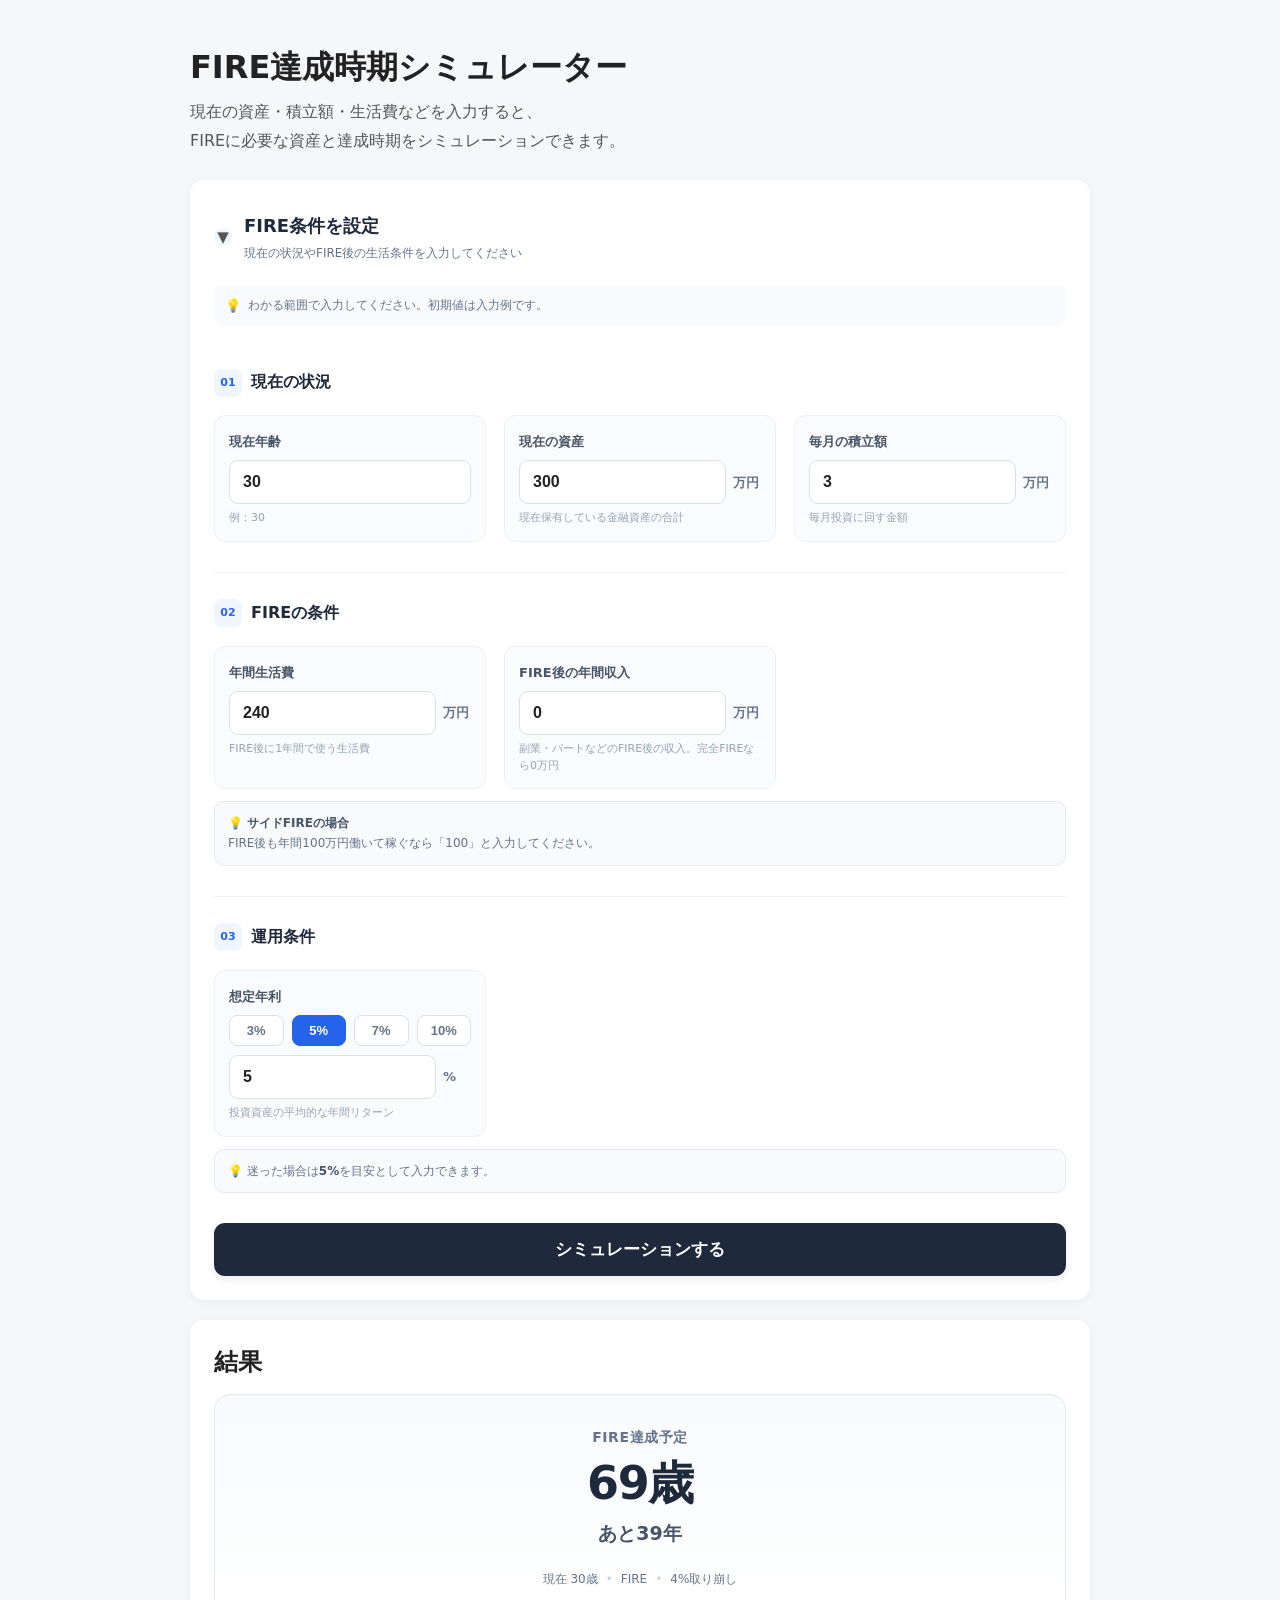
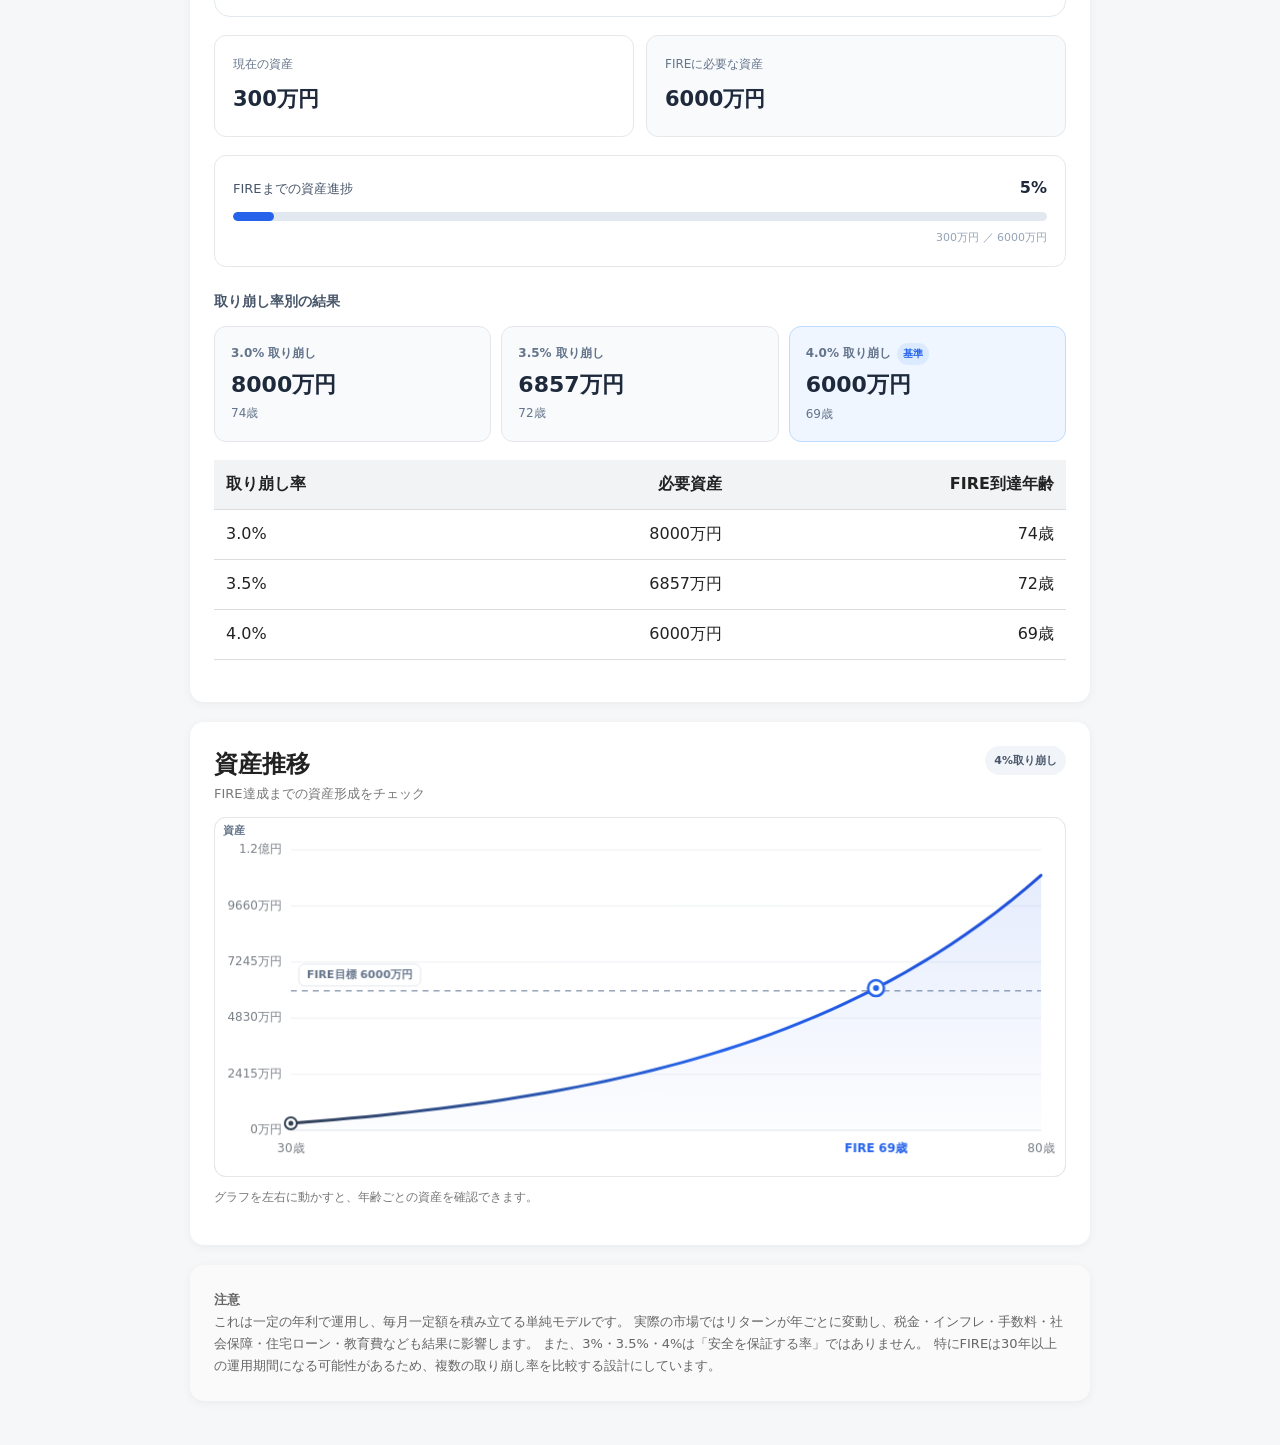
<file: index.html>
<!doctype html>
<html lang="ja">

<head>
  <meta charset="utf-8">
  <meta name="viewport" content="width=device-width,initial-scale=1">

  <!-- ページタイトル -->
  <title>FIRE達成時期シミュレーター｜何歳でFIREできる？</title>

  <!-- 検索結果向け説明文 -->
  <meta
    name="description"
    content="現在の資産・積立額・生活費などから、FIREに必要な資産と達成時期をシミュレーションできます。4%取り崩しやサイドFIREにも対応。"
  >

  <!-- Google Search Console -->
  <meta
    name="google-site-verification"
    content="Y9g1kMQJwi6HpaXdRKzJb4nqKXXeWTmrJdP54yDt7sQ"
  >

  <!-- OGP -->
  <meta
    property="og:title"
    content="FIRE達成時期シミュレーター｜何歳でFIREできる？"
  >
  <meta
    property="og:description"
    content="現在の資産・積立額・生活費などから、FIREに必要な資産と達成時期をシミュレーションできます。4%取り崩しやサイドFIREにも対応。"
  >
  <meta
    property="og:type"
    content="website"
  >
  <meta
    property="og:locale"
    content="ja_JP"
  >

  <!-- サイト名 -->
  <script type="application/ld+json">
  {
    "@context": "https://schema.org",
    "@type": "WebSite",
    "name": "FIRE達成時期シミュレーター",
    "alternateName": "FIREシミュレーター",
    "url": "https://fire-life.github.io/"
  }
  </script>

  <!-- Favicon -->
  <link rel="icon" href="favicon.png" type="image/png">

  <!-- CSS / JavaScript -->
  <link rel="stylesheet" href="css/style.css">
  <script src="js/simulator.js" defer></script>

  <!-- Google tag (gtag.js) -->
  <script
    async
    src="https://www.googletagmanager.com/gtag/js?id=G-NG20VCZBQ1"
  ></script>

  <script>
    window.dataLayer = window.dataLayer || [];

    function gtag() {
      dataLayer.push(arguments);
    }

    gtag('js', new Date());
    gtag('config', 'G-NG20VCZBQ1');
  </script>

  <!-- Clarity -->
  <script type="text/javascript">
    (function(c,l,a,r,i,t,y){
        c[a]=c[a]||function(){
          (c[a].q=c[a].q||[]).push(arguments)
        };

        t=l.createElement(r);
        t.async=1;
        t.src="https://www.clarity.ms/tag/"+i;

        y=l.getElementsByTagName(r)[0];
        y.parentNode.insertBefore(t,y);
    })(window, document, "clarity", "script", "yljt2ghzxx");
  </script>
</head>

<body>
  <h1>FIRE達成時期シミュレーター</h1>

  <p class="lead">
    現在の資産・積立額・生活費などを入力すると、<br>
    FIREに必要な資産と達成時期をシミュレーションできます。
  </p>

  <div class="card">
    <details id="conditionPanel" open>

      <summary class="condition-summary">
        <span class="condition-summary-icon" aria-hidden="true"></span>

        <span class="condition-summary-text">
          <strong>FIRE条件を設定</strong>
          <small>現在の状況やFIRE後の生活条件を入力してください</small>
        </span>
      </summary>

      <p class="note condition-note">
        <span>💡</span>
        わかる範囲で入力してください。初期値は入力例です。
      </p>


      <!-- ====================
           現在の状況
      ==================== -->

      <div class="input-section">

        <h3 class="input-section-title">
          <span class="section-number">01</span>
          <span>現在の状況</span>
        </h3>

        <div class="grid">

          <div class="field">
            <label for="age">
              現在年齢
            </label>

            <input
              id="age"
              type="number"
              min="18"
              max="79"
              step="1"
              value="30"
              inputmode="numeric"
              aria-describedby="age-help"
            >

            <div class="input-help" id="age-help">
              例：30
            </div>
          </div>


          <div class="field">
            <label for="assets">
              現在の資産
            </label>

            <div class="input-with-unit">
              <input
                id="assets"
                type="number"
                min="0"
                step="1"
                value="300"
                inputmode="numeric"
                aria-describedby="assets-help"
              >
              <span>万円</span>
            </div>

            <div class="input-help" id="assets-help">
              現在保有している金融資産の合計
            </div>
          </div>


          <div class="field">
            <label for="monthly">
              毎月の積立額
            </label>

            <div class="input-with-unit">
              <input
                id="monthly"
                type="number"
                min="0"
                step="0.1"
                value="3"
                inputmode="decimal"
                aria-describedby="monthly-help"
              >
              <span>万円</span>
            </div>

            <div class="input-help" id="monthly-help">
              毎月投資に回す金額
            </div>
          </div>

        </div>
      </div>


      <!-- ====================
           FIREの条件
      ==================== -->

      <div class="input-section">

        <h3 class="input-section-title">
          <span class="section-number">02</span>
          <span>FIREの条件</span>
        </h3>

        <div class="grid">

          <div class="field">
            <label for="spend">
              年間生活費
            </label>

            <div class="input-with-unit">
              <input
                id="spend"
                type="number"
                min="0"
                step="1"
                value="240"
                inputmode="numeric"
                aria-describedby="spend-help"
              >
              <span>万円</span>
            </div>

            <div class="input-help" id="spend-help">
              FIRE後に1年間で使う生活費
            </div>
          </div>


          <div class="field">
            <label for="income">
              FIRE後の年間収入
            </label>

            <div class="input-with-unit">
              <input
                id="income"
                type="number"
                min="0"
                step="1"
                value="0"
                inputmode="numeric"
                aria-describedby="income-help"
              >
              <span>万円</span>
            </div>

            <div class="input-help" id="income-help">
              副業・パートなどのFIRE後の収入。完全FIREなら0万円
            </div>
          </div>

        </div>

        <div class="tip">
          💡 <strong>サイドFIREの場合</strong><br>
          FIRE後も年間100万円働いて稼ぐなら「100」と入力してください。
        </div>

      </div>


      <!-- ====================
           運用条件
      ==================== -->

      <div class="input-section">

        <h3 class="input-section-title">
          <span class="section-number">03</span>
          <span>運用条件</span>
        </h3>

        <div class="grid">

          <div class="field">
            <label for="return">
              想定年利
            </label>

            <div class="return-presets">
              <button type="button" class="return-preset" data-value="3">
                3%
              </button>

              <button type="button" class="return-preset is-selected" data-value="5">
                5%
              </button>

              <button type="button" class="return-preset" data-value="7">
                7%
              </button>

              <button type="button" class="return-preset" data-value="10">
                10%
              </button>
            </div>

            <div class="input-with-unit">
              <input
                id="return"
                type="number"
                min="0"
                max="20"
                step="0.1"
                value="5"
                inputmode="decimal"
                aria-describedby="return-help"
              >
              <span>%</span>
            </div>

            <div class="input-help" id="return-help">
              投資資産の平均的な年間リターン
            </div>
          </div>

        </div>

        <div class="tip">
          💡 迷った場合は<strong>5%</strong>を目安として入力できます。
        </div>

      </div>


      <button
        class="simulate-button"
        type="button"
        onclick="simulate(true)"
      >
        シミュレーションする
      </button>

    </details>
  </div>


  <!-- ====================
       結果
  ==================== -->

  <div class="card" id="results">
    <h2>結果</h2>
    <div class="results" id="summary"></div>
    <div id="table"></div>
  </div>


  <!-- ====================
       グラフ
  ==================== -->

  <div class="card chart-card">

    <div class="chart-header">
      <div>
        <h2>資産推移</h2>
        <p class="chart-subtitle">
          FIRE達成までの資産形成をチェック
        </p>
      </div>

      <span class="chart-badge">
        4%取り崩し
      </span>
    </div>

    <div class="chart-wrap">
      <canvas id="chart"></canvas>
    </div>

    <p class="chart-note">
      グラフを左右に動かすと、年齢ごとの資産を確認できます。
    </p>

  </div>


  <!-- ====================
       注意事項
  ==================== -->

  <div class="card warn">
    <strong>注意</strong><br>

    これは一定の年利で運用し、毎月一定額を積み立てる単純モデルです。
    実際の市場ではリターンが年ごとに変動し、税金・インフレ・手数料・社会保障・住宅ローン・教育費なども結果に影響します。

    また、3%・3.5%・4%は「安全を保証する率」ではありません。
    特にFIREは30年以上の運用期間になる可能性があるため、複数の取り崩し率を比較する設計にしています。

  </div>
</body>

</html>
</file>
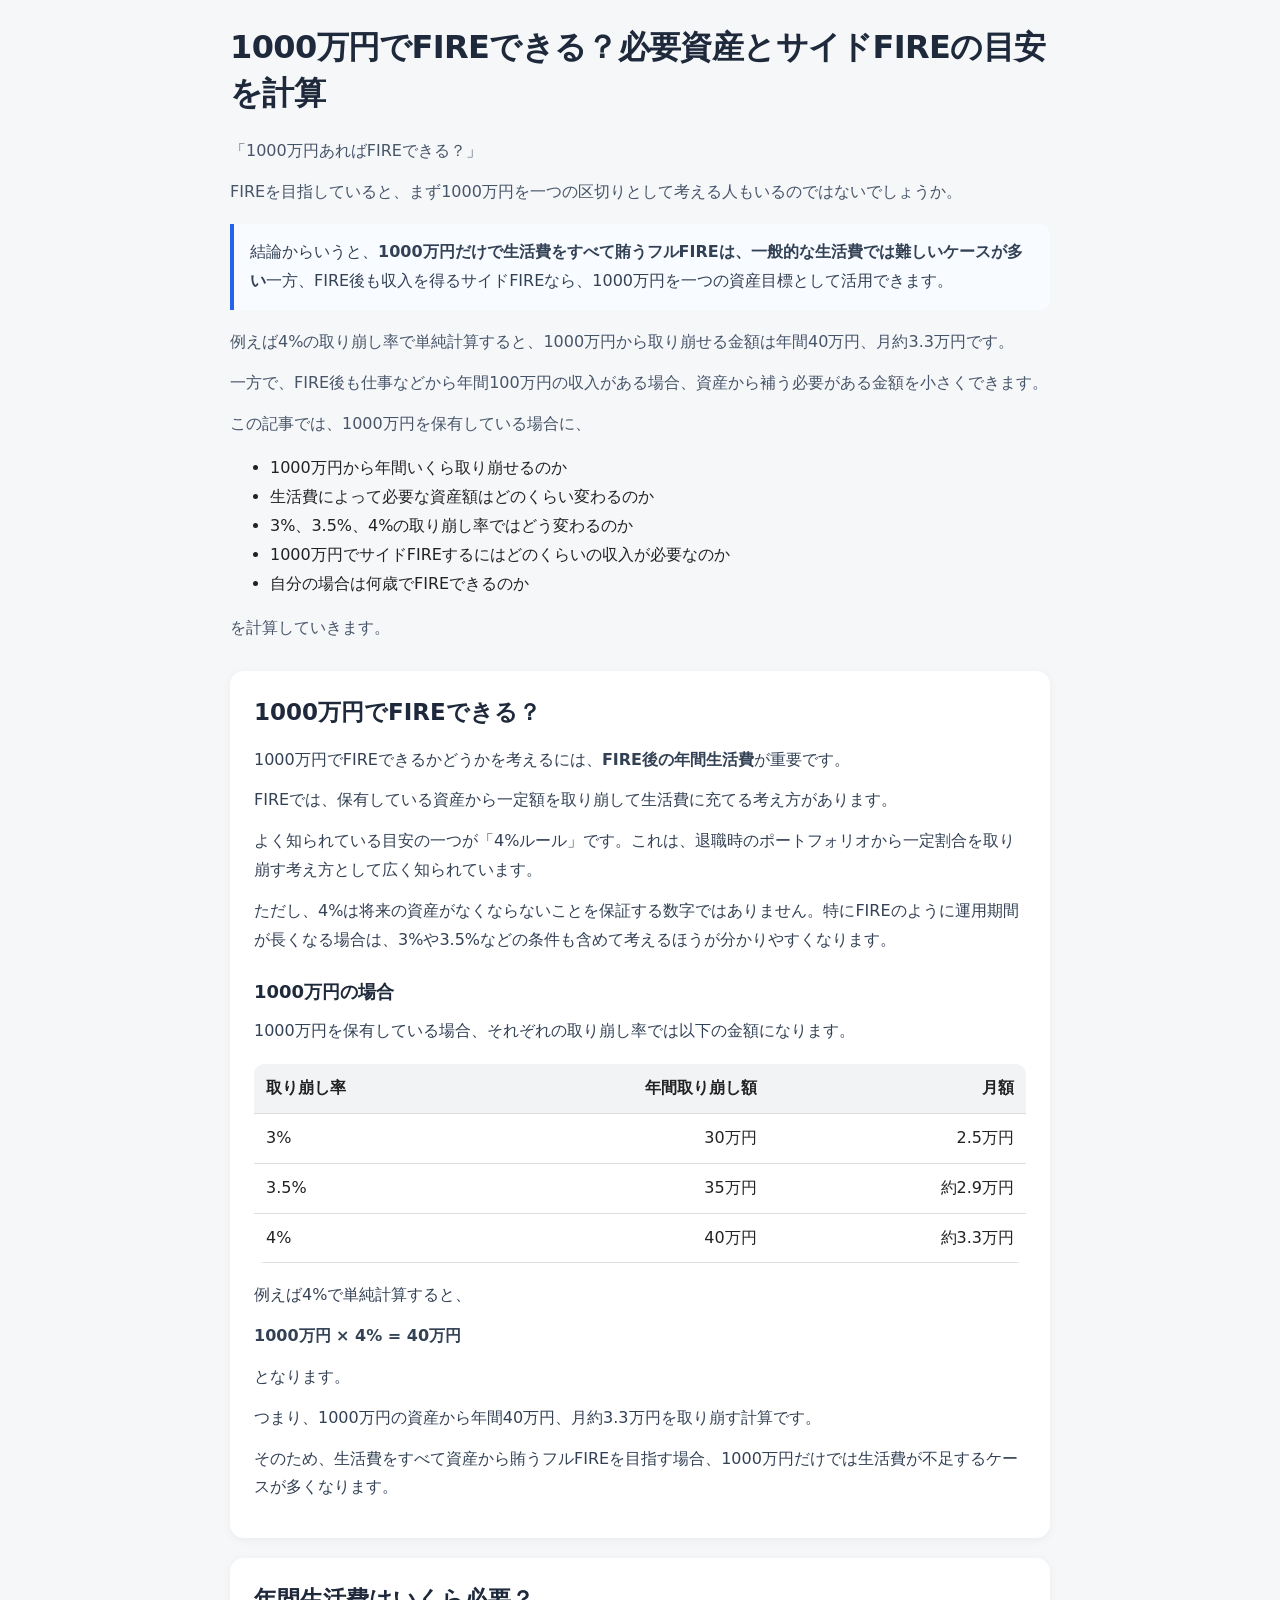
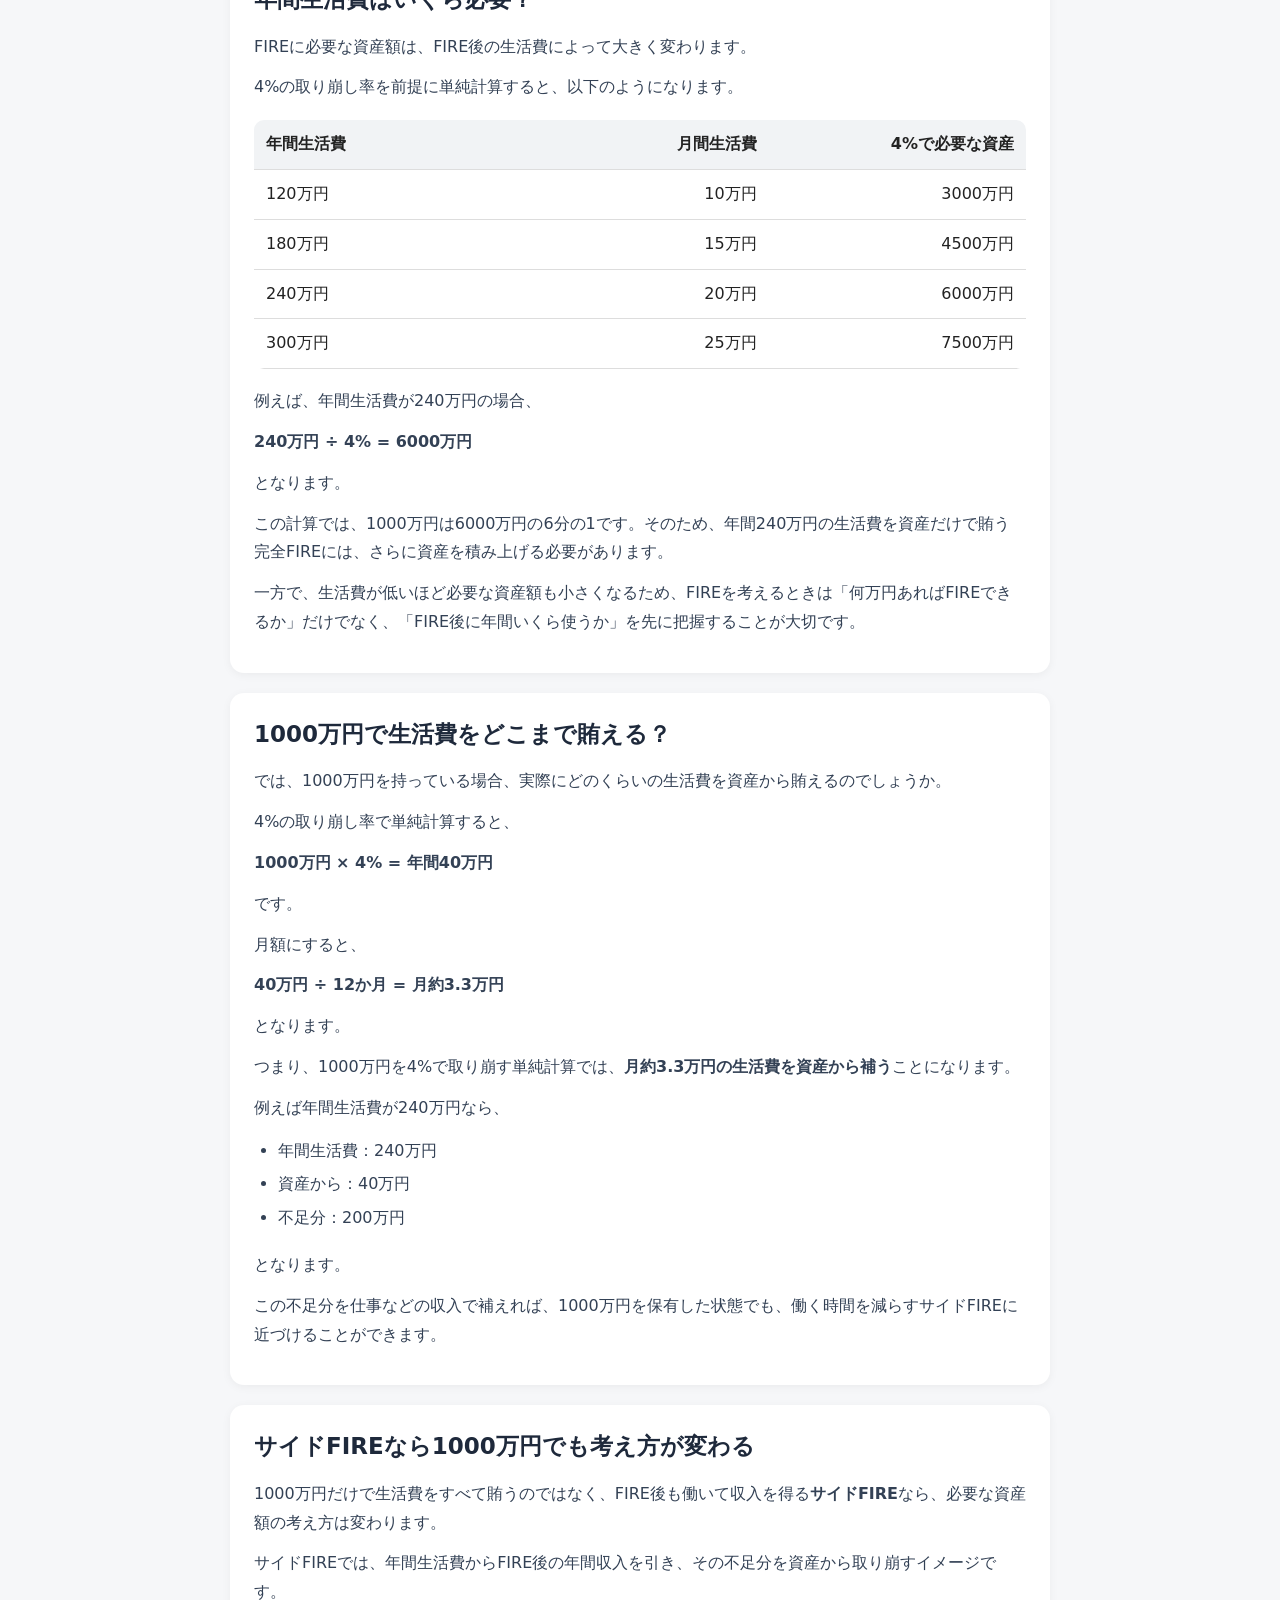
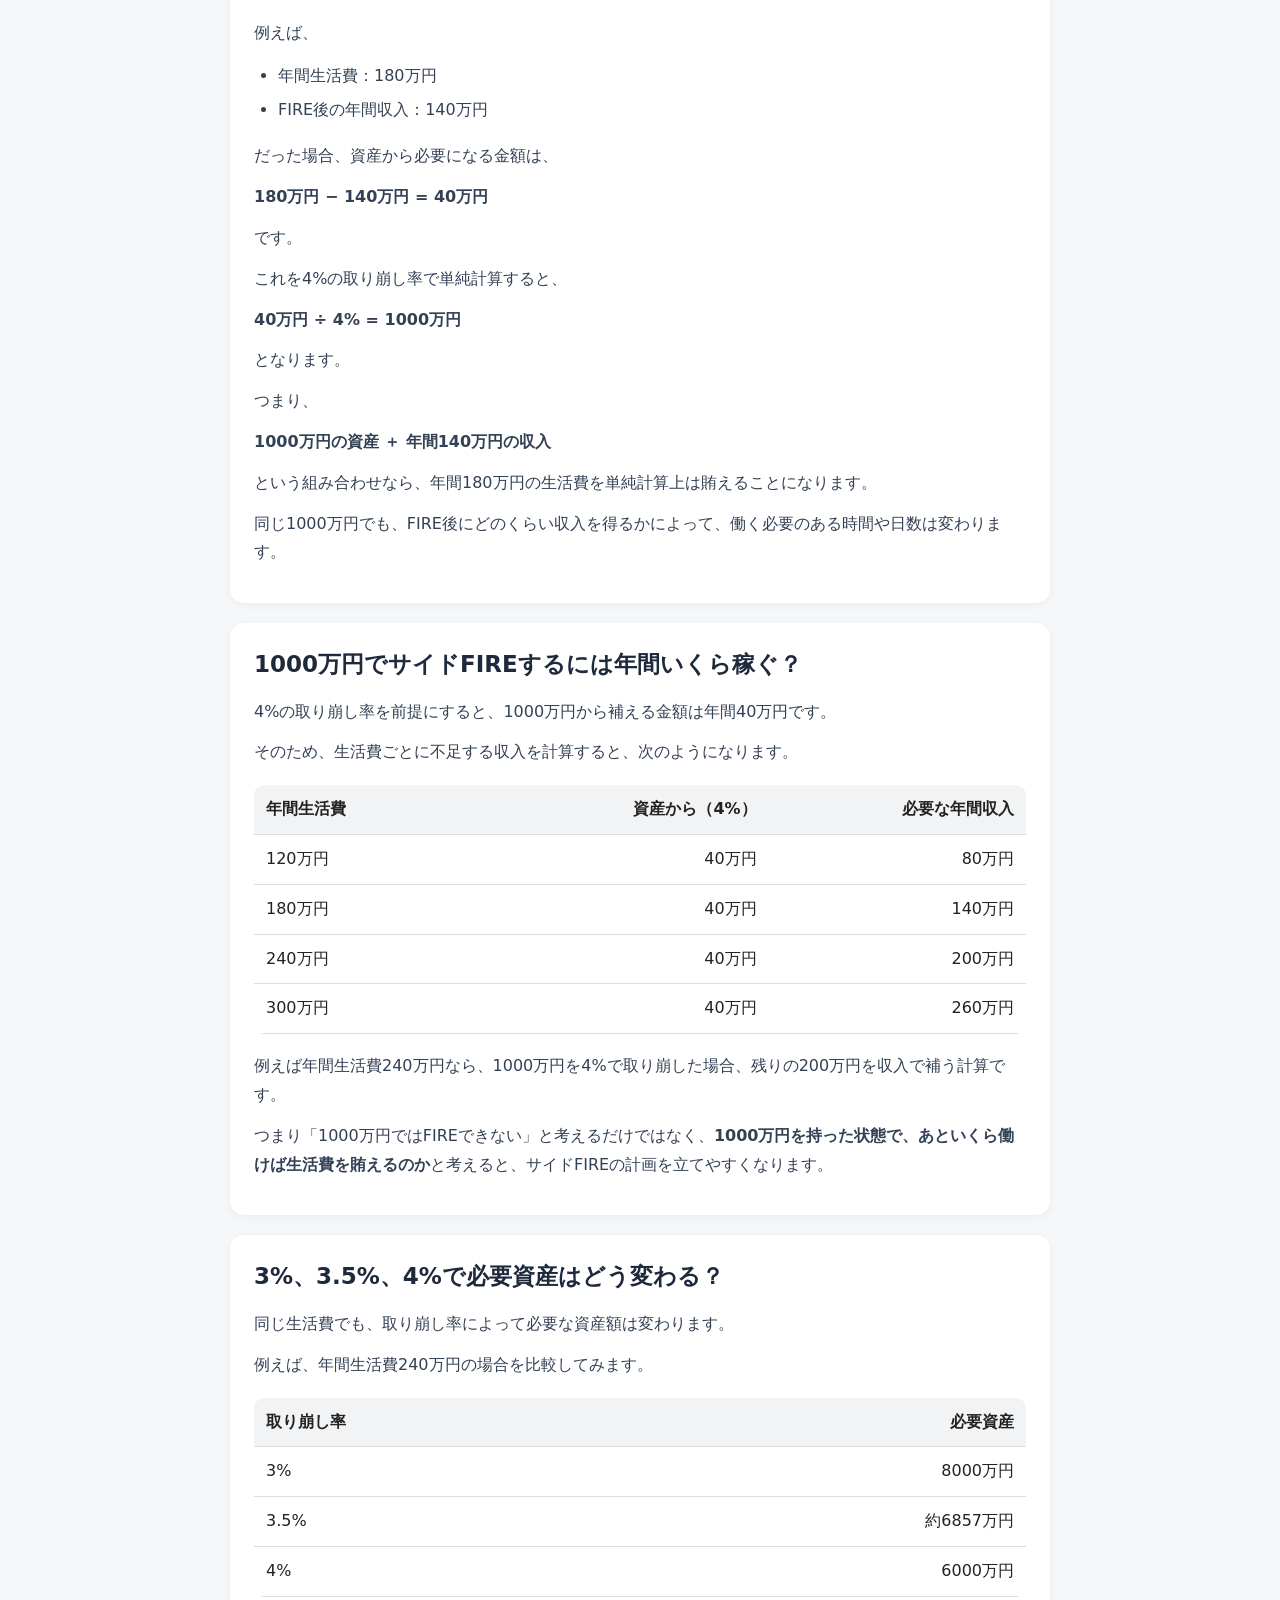
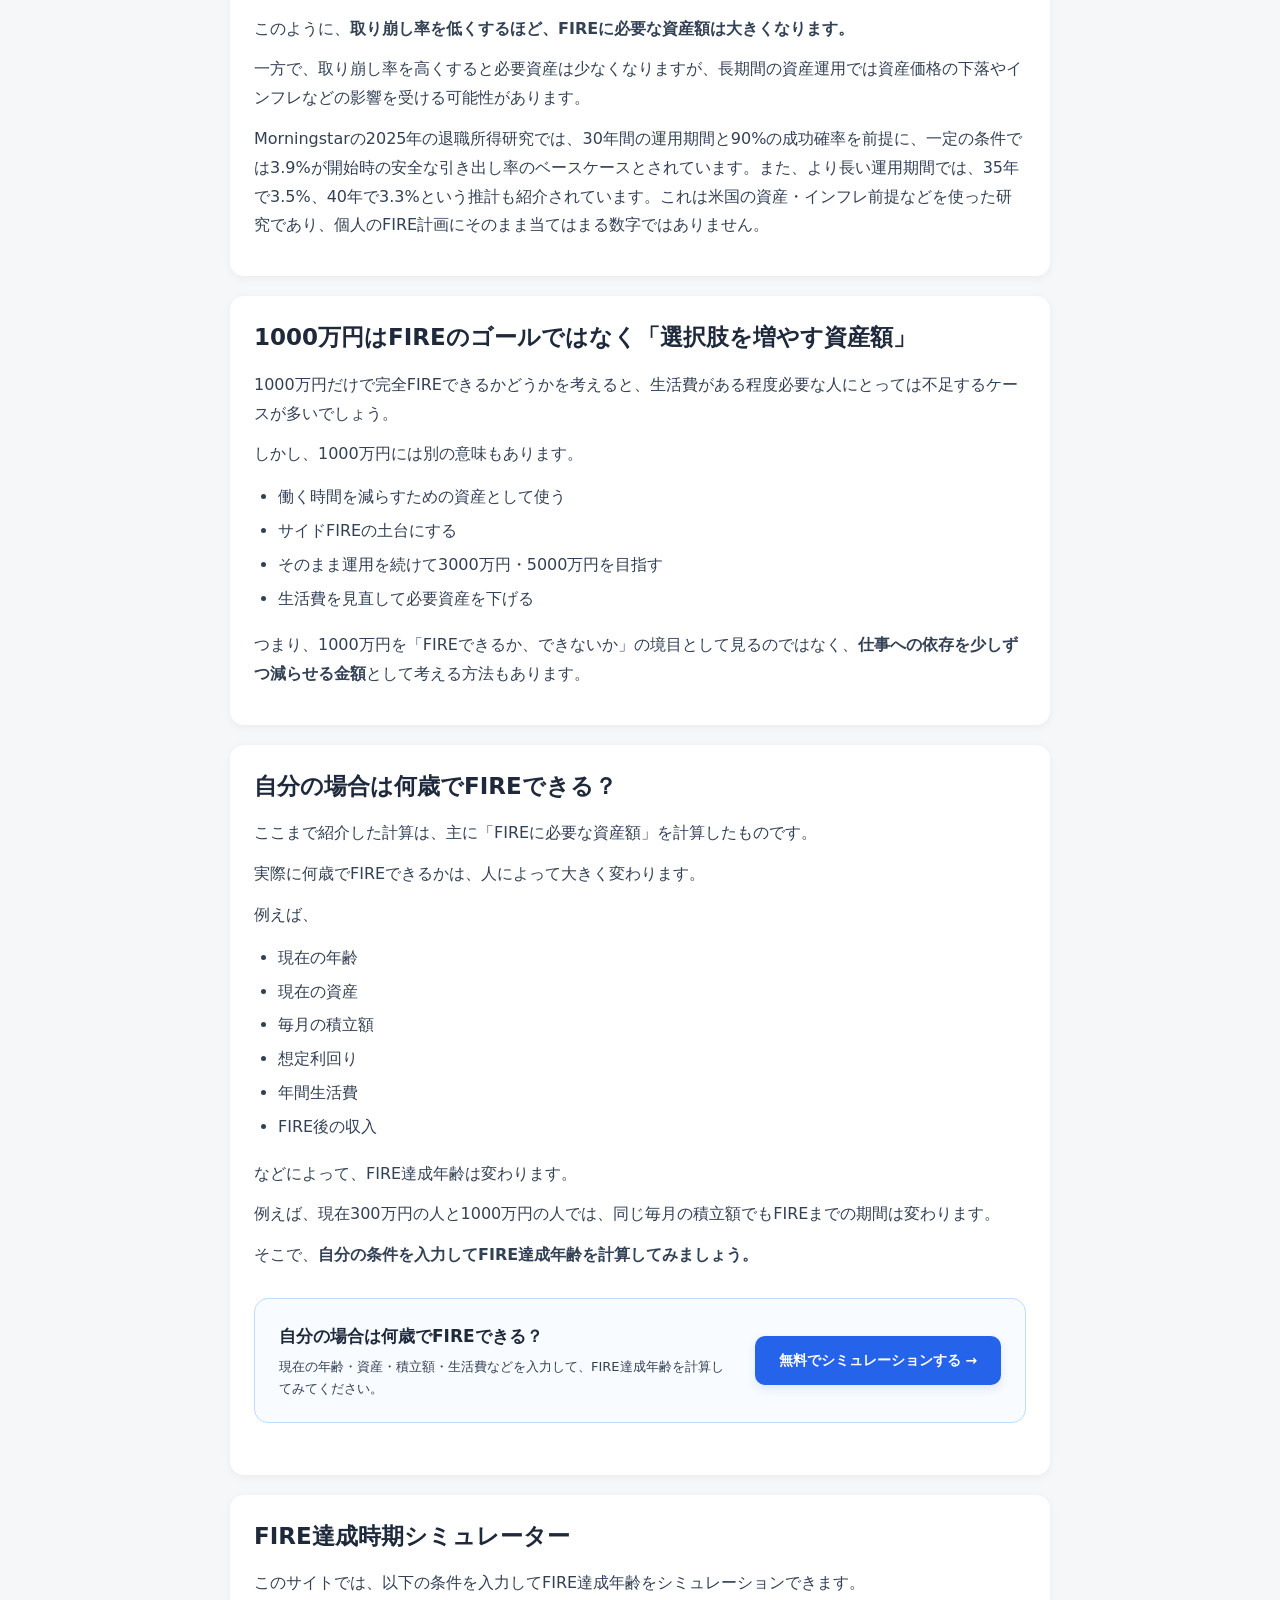
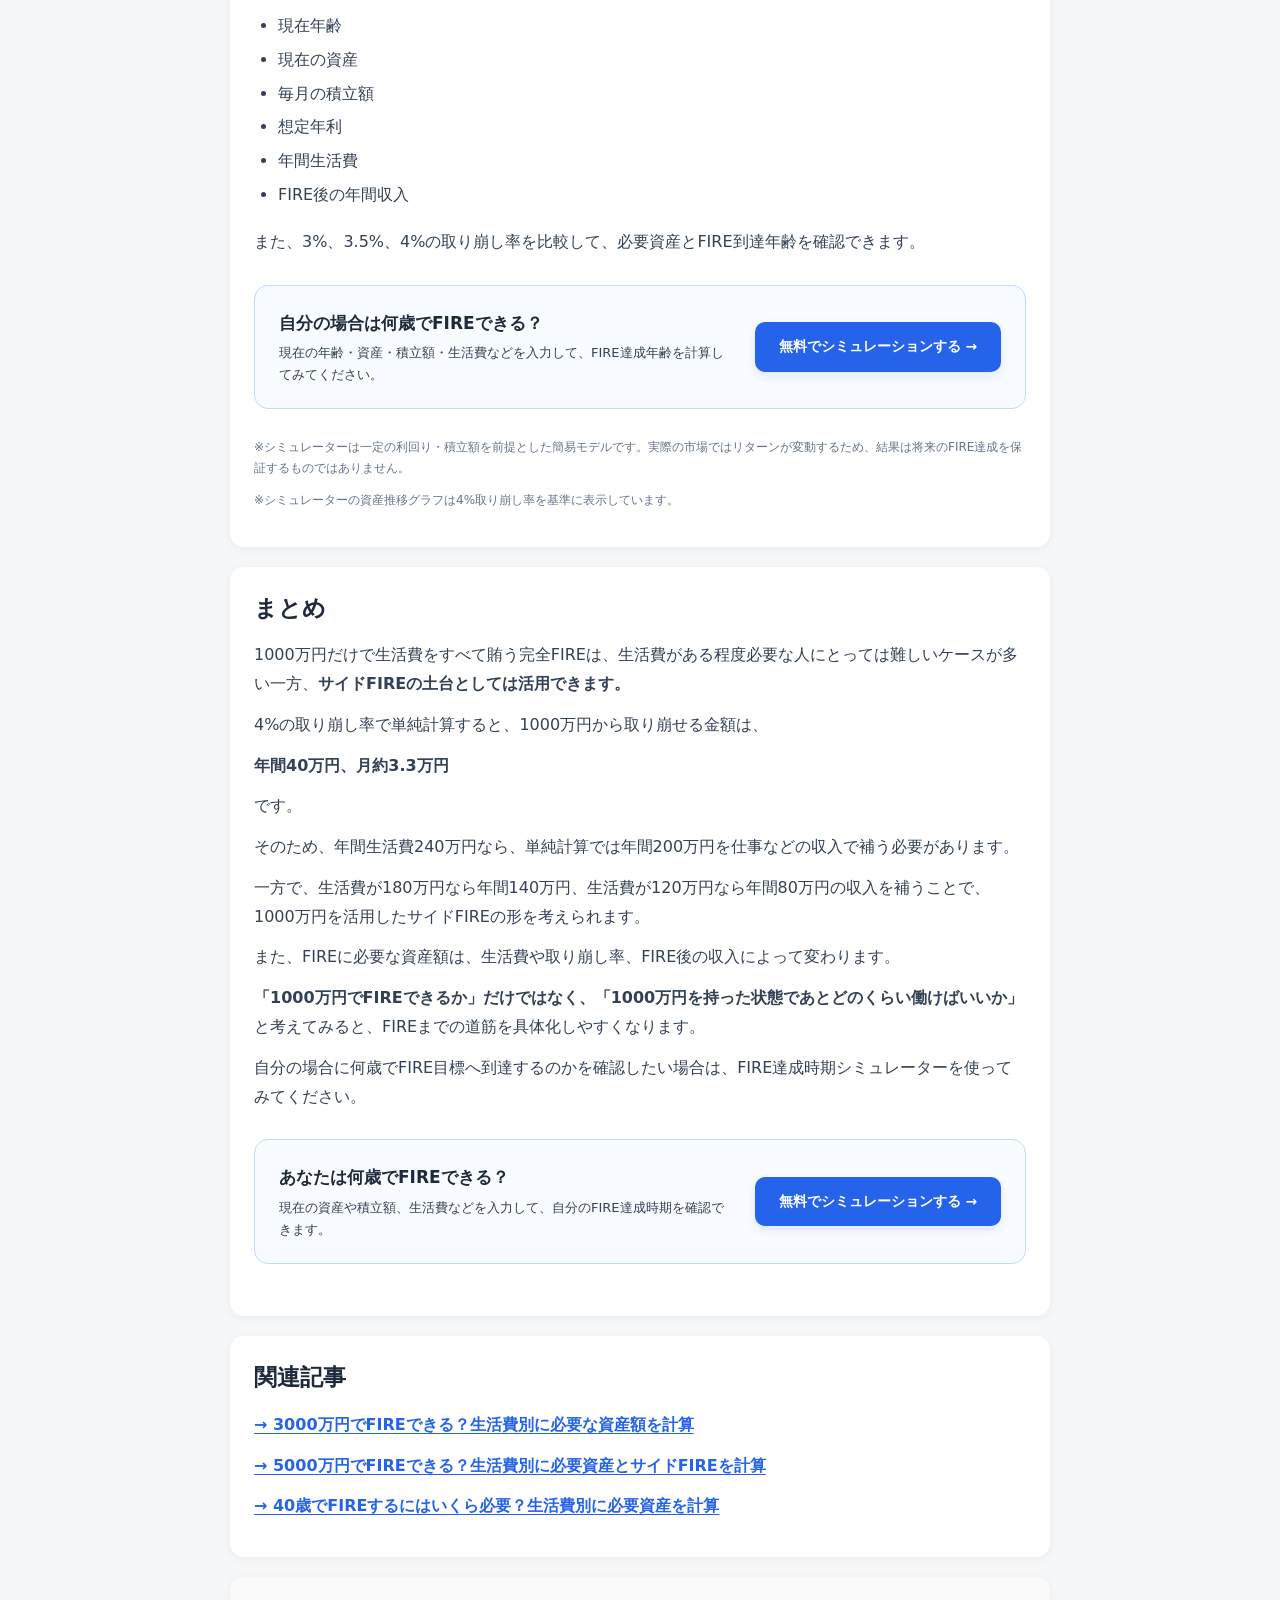
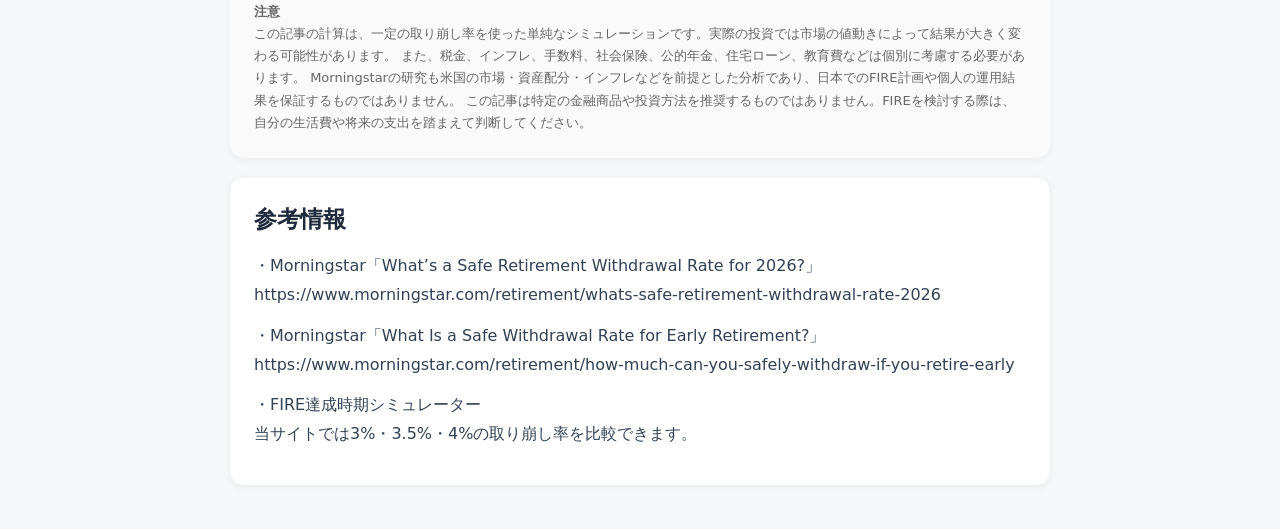
<file: articles/fire-1000man/index.html>
<!DOCTYPE html>
<html lang="ja">
<head>
<meta charset="utf-8">
<meta name="viewport" content="width=device-width,initial-scale=1">

<title>1000万円でFIREできる？必要資産とサイドFIREの目安を計算</title>

<meta
  name="description"
  content="1000万円でFIREできるのかを、生活費・3%、3.5%、4%の取り崩し率・サイドFIREのケースから計算。自分のFIRE達成年齢もシミュレーターで確認できます。"
>

<link
  rel="canonical"
  href="https://fire-life.github.io/articles/fire-1000man/"
>

<link rel="stylesheet" href="../../css/style.css">

<!-- Google tag (gtag.js) -->
<script async src="https://www.googletagmanager.com/gtag/js?id=G-NG20VCZBQ1"></script>
<script>
  window.dataLayer = window.dataLayer || [];
  function gtag(){dataLayer.push(arguments);}
  gtag('js', new Date());
  gtag('config', 'G-NG20VCZBQ1');
</script>

<!-- Clarity -->
<script>
  (function(c,l,a,r,i,t,y){
    c[a]=c[a]||function(){
      (c[a].q=c[a].q||[]).push(arguments)
    };
    t=l.createElement(r);
    t.async=1;
    t.src="https://www.clarity.ms/tag/"+i;
    y=l.getElementsByTagName(r)[0];
    y.parentNode.insertBefore(t,y);
  })(window, document, "clarity", "script", "yljt2ghzxx");
</script>

<!-- Article structured data -->
<script type="application/ld+json">
{
  "@context": "https://schema.org",
  "@type": "BlogPosting",
  "headline": "1000万円でFIREできる？必要資産とサイドFIREの目安を計算",
  "description": "1000万円でFIREできるのかを、年間生活費・取り崩し率・サイドFIREのケースから計算します。",
  "datePublished": "2026-09-22",
  "dateModified": "2026-09-22",
  "mainEntityOfPage": {
    "@type": "WebPage",
    "@id": "https://fire-life.github.io/articles/fire-1000man/"
  },
  "publisher": {
    "@type": "Organization",
    "name": "FIRE達成時期シミュレーター",
    "url": "https://fire-life.github.io/"
  }
}
</script>
</head>

<body>

<article class="article">

  <div class="article-lead">
    <h1>1000万円でFIREできる？必要資産とサイドFIREの目安を計算</h1>

    <p>「1000万円あればFIREできる？」</p>

    <p>FIREを目指していると、まず1000万円を一つの区切りとして考える人もいるのではないでしょうか。</p>

    <p class="key-point">
      結論からいうと、<strong>1000万円だけで生活費をすべて賄うフルFIREは、一般的な生活費では難しいケースが多い</strong>一方、FIRE後も収入を得るサイドFIREなら、1000万円を一つの資産目標として活用できます。
    </p>

    <p>例えば4%の取り崩し率で単純計算すると、1000万円から取り崩せる金額は年間40万円、月約3.3万円です。</p>

    <p>一方で、FIRE後も仕事などから年間100万円の収入がある場合、資産から補う必要がある金額を小さくできます。</p>

    <p>この記事では、1000万円を保有している場合に、</p>

    <ul>
      <li>1000万円から年間いくら取り崩せるのか</li>
      <li>生活費によって必要な資産額はどのくらい変わるのか</li>
      <li>3%、3.5%、4%の取り崩し率ではどう変わるのか</li>
      <li>1000万円でサイドFIREするにはどのくらいの収入が必要なのか</li>
      <li>自分の場合は何歳でFIREできるのか</li>
    </ul>

    <p>を計算していきます。</p>
  </div>

  <section class="card article-section">
    <h2>1000万円でFIREできる？</h2>

    <p>1000万円でFIREできるかどうかを考えるには、<strong>FIRE後の年間生活費</strong>が重要です。</p>

    <p>FIREでは、保有している資産から一定額を取り崩して生活費に充てる考え方があります。</p>

    <p>よく知られている目安の一つが「4%ルール」です。これは、退職時のポートフォリオから一定割合を取り崩す考え方として広く知られています。</p>

    <p>ただし、4%は将来の資産がなくならないことを保証する数字ではありません。特にFIREのように運用期間が長くなる場合は、3%や3.5%などの条件も含めて考えるほうが分かりやすくなります。</p>

    <h3>1000万円の場合</h3>

    <p>1000万円を保有している場合、それぞれの取り崩し率では以下の金額になります。</p>

    <div class="table-wrap">
      <table>
        <thead>
          <tr>
            <th>取り崩し率</th>
            <th>年間取り崩し額</th>
            <th>月額</th>
          </tr>
        </thead>
        <tbody>
          <tr>
            <td>3%</td>
            <td>30万円</td>
            <td>2.5万円</td>
          </tr>
          <tr>
            <td>3.5%</td>
            <td>35万円</td>
            <td>約2.9万円</td>
          </tr>
          <tr>
            <td>4%</td>
            <td>40万円</td>
            <td>約3.3万円</td>
          </tr>
        </tbody>
      </table>
    </div>

    <p>例えば4%で単純計算すると、</p>

    <p><strong>1000万円 × 4% = 40万円</strong></p>

    <p>となります。</p>

    <p>つまり、1000万円の資産から年間40万円、月約3.3万円を取り崩す計算です。</p>

    <p>そのため、生活費をすべて資産から賄うフルFIREを目指す場合、1000万円だけでは生活費が不足するケースが多くなります。</p>
  </section>

  <section class="card article-section">
    <h2>年間生活費はいくら必要？</h2>

    <p>FIREに必要な資産額は、FIRE後の生活費によって大きく変わります。</p>

    <p>4%の取り崩し率を前提に単純計算すると、以下のようになります。</p>

    <div class="table-wrap">
      <table>
        <thead>
          <tr>
            <th>年間生活費</th>
            <th>月間生活費</th>
            <th>4%で必要な資産</th>
          </tr>
        </thead>
        <tbody>
          <tr>
            <td>120万円</td>
            <td>10万円</td>
            <td>3000万円</td>
          </tr>
          <tr>
            <td>180万円</td>
            <td>15万円</td>
            <td>4500万円</td>
          </tr>
          <tr>
            <td>240万円</td>
            <td>20万円</td>
            <td>6000万円</td>
          </tr>
          <tr>
            <td>300万円</td>
            <td>25万円</td>
            <td>7500万円</td>
          </tr>
        </tbody>
      </table>
    </div>

    <p>例えば、年間生活費が240万円の場合、</p>

    <p><strong>240万円 ÷ 4% = 6000万円</strong></p>

    <p>となります。</p>

    <p>この計算では、1000万円は6000万円の6分の1です。そのため、年間240万円の生活費を資産だけで賄う完全FIREには、さらに資産を積み上げる必要があります。</p>

    <p>一方で、生活費が低いほど必要な資産額も小さくなるため、FIREを考えるときは「何万円あればFIREできるか」だけでなく、「FIRE後に年間いくら使うか」を先に把握することが大切です。</p>
  </section>

  <section class="card article-section">
    <h2>1000万円で生活費をどこまで賄える？</h2>

    <p>では、1000万円を持っている場合、実際にどのくらいの生活費を資産から賄えるのでしょうか。</p>

    <p>4%の取り崩し率で単純計算すると、</p>

    <p><strong>1000万円 × 4% = 年間40万円</strong></p>

    <p>です。</p>

    <p>月額にすると、</p>

    <p><strong>40万円 ÷ 12か月 = 月約3.3万円</strong></p>

    <p>となります。</p>

    <p>つまり、1000万円を4%で取り崩す単純計算では、<strong>月約3.3万円の生活費を資産から補う</strong>ことになります。</p>

    <p>例えば年間生活費が240万円なら、</p>

    <ul>
      <li>年間生活費：240万円</li>
      <li>資産から：40万円</li>
      <li>不足分：200万円</li>
    </ul>

    <p>となります。</p>

    <p>この不足分を仕事などの収入で補えれば、1000万円を保有した状態でも、働く時間を減らすサイドFIREに近づけることができます。</p>
  </section>

  <section class="card article-section">
    <h2>サイドFIREなら1000万円でも考え方が変わる</h2>

    <p>1000万円だけで生活費をすべて賄うのではなく、FIRE後も働いて収入を得る<strong>サイドFIRE</strong>なら、必要な資産額の考え方は変わります。</p>

    <p>サイドFIREでは、年間生活費からFIRE後の年間収入を引き、その不足分を資産から取り崩すイメージです。</p>

    <p>例えば、</p>

    <ul>
      <li>年間生活費：180万円</li>
      <li>FIRE後の年間収入：140万円</li>
    </ul>

    <p>だった場合、資産から必要になる金額は、</p>

    <p><strong>180万円 − 140万円 = 40万円</strong></p>

    <p>です。</p>

    <p>これを4%の取り崩し率で単純計算すると、</p>

    <p><strong>40万円 ÷ 4% = 1000万円</strong></p>

    <p>となります。</p>

    <p>つまり、</p>

    <p><strong>1000万円の資産 ＋ 年間140万円の収入</strong></p>

    <p>という組み合わせなら、年間180万円の生活費を単純計算上は賄えることになります。</p>

    <p>同じ1000万円でも、FIRE後にどのくらい収入を得るかによって、働く必要のある時間や日数は変わります。</p>
  </section>

  <section class="card article-section">
    <h2>1000万円でサイドFIREするには年間いくら稼ぐ？</h2>

    <p>4%の取り崩し率を前提にすると、1000万円から補える金額は年間40万円です。</p>

    <p>そのため、生活費ごとに不足する収入を計算すると、次のようになります。</p>

    <div class="table-wrap">
      <table>
        <thead>
          <tr>
            <th>年間生活費</th>
            <th>資産から（4%）</th>
            <th>必要な年間収入</th>
          </tr>
        </thead>
        <tbody>
          <tr>
            <td>120万円</td>
            <td>40万円</td>
            <td>80万円</td>
          </tr>
          <tr>
            <td>180万円</td>
            <td>40万円</td>
            <td>140万円</td>
          </tr>
          <tr>
            <td>240万円</td>
            <td>40万円</td>
            <td>200万円</td>
          </tr>
          <tr>
            <td>300万円</td>
            <td>40万円</td>
            <td>260万円</td>
          </tr>
        </tbody>
      </table>
    </div>

    <p>例えば年間生活費240万円なら、1000万円を4%で取り崩した場合、残りの200万円を収入で補う計算です。</p>

    <p>つまり「1000万円ではFIREできない」と考えるだけではなく、<strong>1000万円を持った状態で、あといくら働けば生活費を賄えるのか</strong>と考えると、サイドFIREの計画を立てやすくなります。</p>
  </section>

  <section class="card article-section">
    <h2>3%、3.5%、4%で必要資産はどう変わる？</h2>

    <p>同じ生活費でも、取り崩し率によって必要な資産額は変わります。</p>

    <p>例えば、年間生活費240万円の場合を比較してみます。</p>

    <div class="table-wrap">
      <table>
        <thead>
          <tr>
            <th>取り崩し率</th>
            <th>必要資産</th>
          </tr>
        </thead>
        <tbody>
          <tr>
            <td>3%</td>
            <td>8000万円</td>
          </tr>
          <tr>
            <td>3.5%</td>
            <td>約6857万円</td>
          </tr>
          <tr>
            <td>4%</td>
            <td>6000万円</td>
          </tr>
        </tbody>
      </table>
    </div>

    <p>このように、<strong>取り崩し率を低くするほど、FIREに必要な資産額は大きくなります。</strong></p>

    <p>一方で、取り崩し率を高くすると必要資産は少なくなりますが、長期間の資産運用では資産価格の下落やインフレなどの影響を受ける可能性があります。</p>

    <p>Morningstarの2025年の退職所得研究では、30年間の運用期間と90%の成功確率を前提に、一定の条件では3.9%が開始時の安全な引き出し率のベースケースとされています。また、より長い運用期間では、35年で3.5%、40年で3.3%という推計も紹介されています。これは米国の資産・インフレ前提などを使った研究であり、個人のFIRE計画にそのまま当てはまる数字ではありません。</p>
  </section>

  <section class="card article-section">
    <h2>1000万円はFIREのゴールではなく「選択肢を増やす資産額」</h2>

    <p>1000万円だけで完全FIREできるかどうかを考えると、生活費がある程度必要な人にとっては不足するケースが多いでしょう。</p>

    <p>しかし、1000万円には別の意味もあります。</p>

    <ul>
      <li>働く時間を減らすための資産として使う</li>
      <li>サイドFIREの土台にする</li>
      <li>そのまま運用を続けて3000万円・5000万円を目指す</li>
      <li>生活費を見直して必要資産を下げる</li>
    </ul>

    <p>つまり、1000万円を「FIREできるか、できないか」の境目として見るのではなく、<strong>仕事への依存を少しずつ減らせる金額</strong>として考える方法もあります。</p>
  </section>

  <section class="card article-section">
    <h2>自分の場合は何歳でFIREできる？</h2>

    <p>ここまで紹介した計算は、主に「FIREに必要な資産額」を計算したものです。</p>

    <p>実際に何歳でFIREできるかは、人によって大きく変わります。</p>

    <p>例えば、</p>

    <ul>
      <li>現在の年齢</li>
      <li>現在の資産</li>
      <li>毎月の積立額</li>
      <li>想定利回り</li>
      <li>年間生活費</li>
      <li>FIRE後の収入</li>
    </ul>

    <p>などによって、FIRE達成年齢は変わります。</p>

    <p>例えば、現在300万円の人と1000万円の人では、同じ毎月の積立額でもFIREまでの期間は変わります。</p>

    <p>そこで、<strong>自分の条件を入力してFIRE達成年齢を計算してみましょう。</strong></p>

    <div class="simulator-cta">
      <div class="simulator-cta-content">
        <div class="simulator-cta-text">
          <div class="simulator-cta-label">自分の場合は何歳でFIREできる？</div>
          <p class="simulator-cta-description">
            現在の年齢・資産・積立額・生活費などを入力して、FIRE達成年齢を計算してみてください。
          </p>
        </div>

        <a class="simulator-cta-button" href="../../index.html">
          無料でシミュレーションする →
        </a>
      </div>
    </div>
  </section>

  <section class="card article-section">
    <h2>FIRE達成時期シミュレーター</h2>

    <p>このサイトでは、以下の条件を入力してFIRE達成年齢をシミュレーションできます。</p>

    <ul>
      <li>現在年齢</li>
      <li>現在の資産</li>
      <li>毎月の積立額</li>
      <li>想定年利</li>
      <li>年間生活費</li>
      <li>FIRE後の年間収入</li>
    </ul>

    <p>また、3%、3.5%、4%の取り崩し率を比較して、必要資産とFIRE到達年齢を確認できます。</p>

    <div class="simulator-cta">
      <div class="simulator-cta-content">
        <div class="simulator-cta-text">
          <div class="simulator-cta-label">自分の場合は何歳でFIREできる？</div>
          <p class="simulator-cta-description">
            現在の年齢・資産・積立額・生活費などを入力して、FIRE達成年齢を計算してみてください。
          </p>
        </div>

        <a class="simulator-cta-button" href="../../index.html">
          無料でシミュレーションする →
        </a>
      </div>
    </div>

    <p class="note">
      ※シミュレーターは一定の利回り・積立額を前提とした簡易モデルです。実際の市場ではリターンが変動するため、結果は将来のFIRE達成を保証するものではありません。
    </p>

    <p class="note">
      ※シミュレーターの資産推移グラフは4%取り崩し率を基準に表示しています。
    </p>
  </section>

  <section class="card article-section">
    <h2>まとめ</h2>

    <p class="key-point">
      1000万円だけで生活費をすべて賄う完全FIREは、生活費がある程度必要な人にとっては難しいケースが多い一方、<strong>サイドFIREの土台としては活用できます。</strong>
    </p>

    <p>4%の取り崩し率で単純計算すると、1000万円から取り崩せる金額は、</p>

    <p><strong>年間40万円、月約3.3万円</strong></p>

    <p>です。</p>

    <p>そのため、年間生活費240万円なら、単純計算では年間200万円を仕事などの収入で補う必要があります。</p>

    <p>一方で、生活費が180万円なら年間140万円、生活費が120万円なら年間80万円の収入を補うことで、1000万円を活用したサイドFIREの形を考えられます。</p>

    <p>また、FIREに必要な資産額は、生活費や取り崩し率、FIRE後の収入によって変わります。</p>

    <p><strong>「1000万円でFIREできるか」だけではなく、「1000万円を持った状態であとどのくらい働けばいいか」</strong>と考えてみると、FIREまでの道筋を具体化しやすくなります。</p>

    <p>自分の場合に何歳でFIRE目標へ到達するのかを確認したい場合は、FIRE達成時期シミュレーターを使ってみてください。</p>

    <div class="simulator-cta">
      <div class="simulator-cta-content">
        <div class="simulator-cta-text">
          <div class="simulator-cta-label">あなたは何歳でFIREできる？</div>
          <p class="simulator-cta-description">
            現在の資産や積立額、生活費などを入力して、自分のFIRE達成時期を確認できます。
          </p>
        </div>

        <a class="simulator-cta-button" href="../../index.html">
          無料でシミュレーションする →
        </a>
      </div>
    </div>
  </section>

  <section class="card article-section">
    <h2>関連記事</h2>

    <p>
      <a href="../fire-3000man/">
        → 3000万円でFIREできる？生活費別に必要な資産額を計算
      </a>
    </p>

    <p>
      <a href="../fire-5000man/">
        → 5000万円でFIREできる？生活費別に必要資産とサイドFIREを計算
      </a>
    </p>

    <p>
      <a href="../fire-40/">
        → 40歳でFIREするにはいくら必要？生活費別に必要資産を計算
      </a>
    </p>
  </section>

  <section class="card warn">
    <strong>注意</strong><br>
    この記事の計算は、一定の取り崩し率を使った単純なシミュレーションです。実際の投資では市場の値動きによって結果が大きく変わる可能性があります。

    また、税金、インフレ、手数料、社会保険、公的年金、住宅ローン、教育費などは個別に考慮する必要があります。

    Morningstarの研究も米国の市場・資産配分・インフレなどを前提とした分析であり、日本でのFIRE計画や個人の運用結果を保証するものではありません。

    この記事は特定の金融商品や投資方法を推奨するものではありません。FIREを検討する際は、自分の生活費や将来の支出を踏まえて判断してください。
  </section>

  <section class="card article-section">
    <h2>参考情報</h2>

    <p>
      ・Morningstar「What’s a Safe Retirement Withdrawal Rate for 2026?」<br>
      https://www.morningstar.com/retirement/whats-safe-retirement-withdrawal-rate-2026
    </p>

    <p>
      ・Morningstar「What Is a Safe Withdrawal Rate for Early Retirement?」<br>
      https://www.morningstar.com/retirement/how-much-can-you-safely-withdraw-if-you-retire-early
    </p>

    <p>
      ・FIRE達成時期シミュレーター<br>
      当サイトでは3%・3.5%・4%の取り崩し率を比較できます。
    </p>
  </section>

</article>

</body>
</html>
</file>
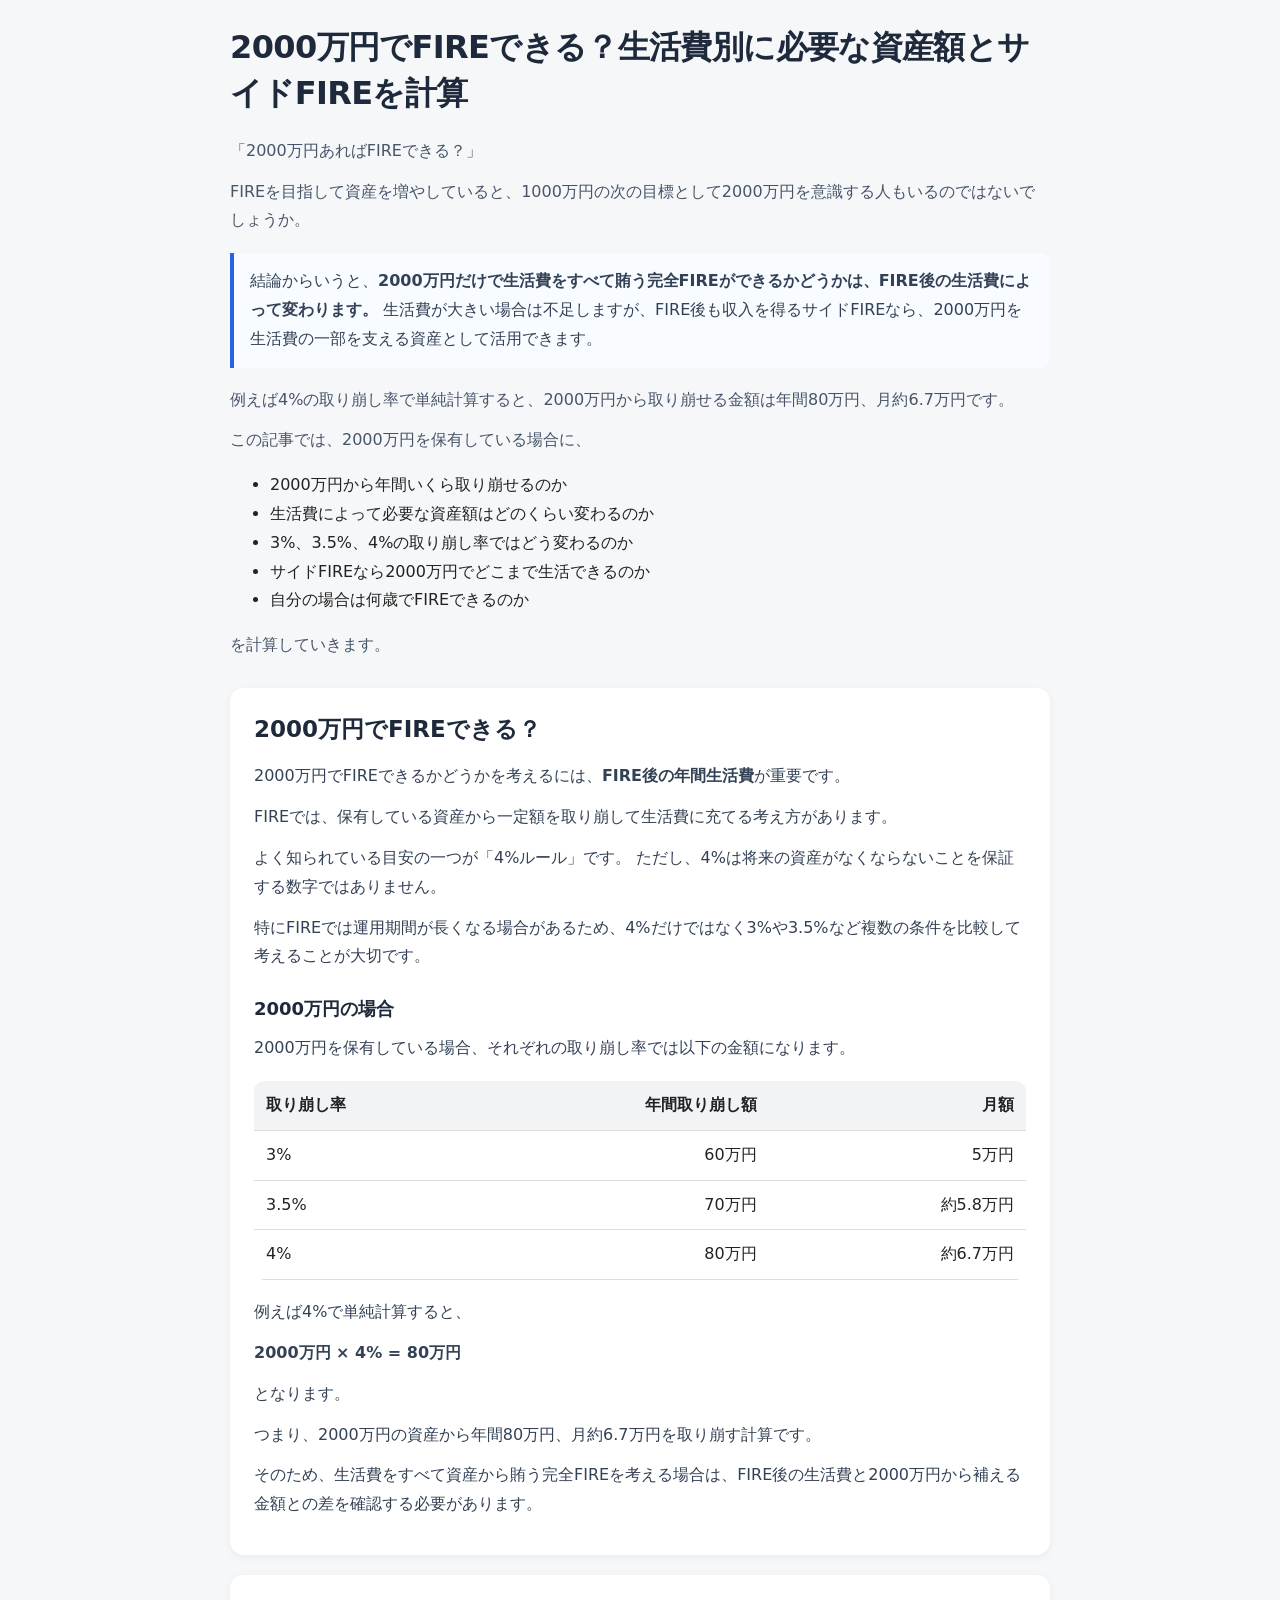
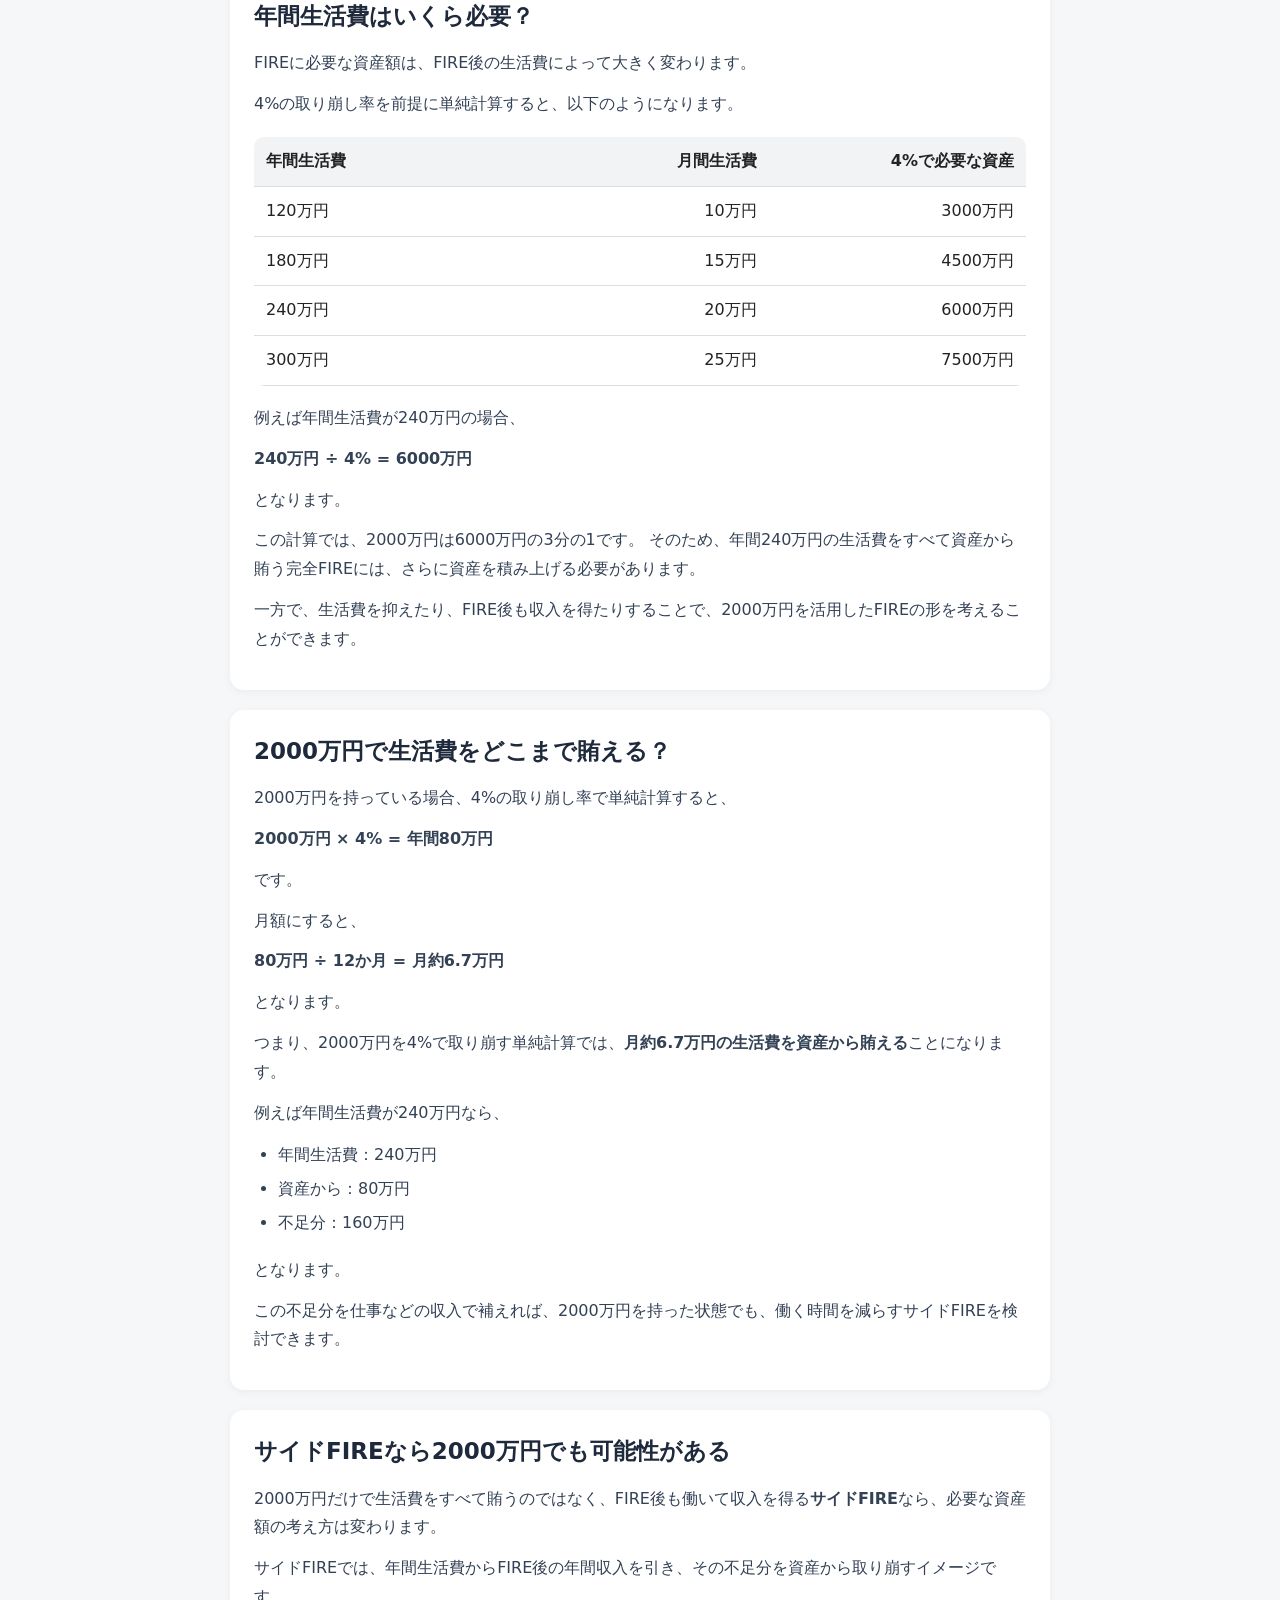
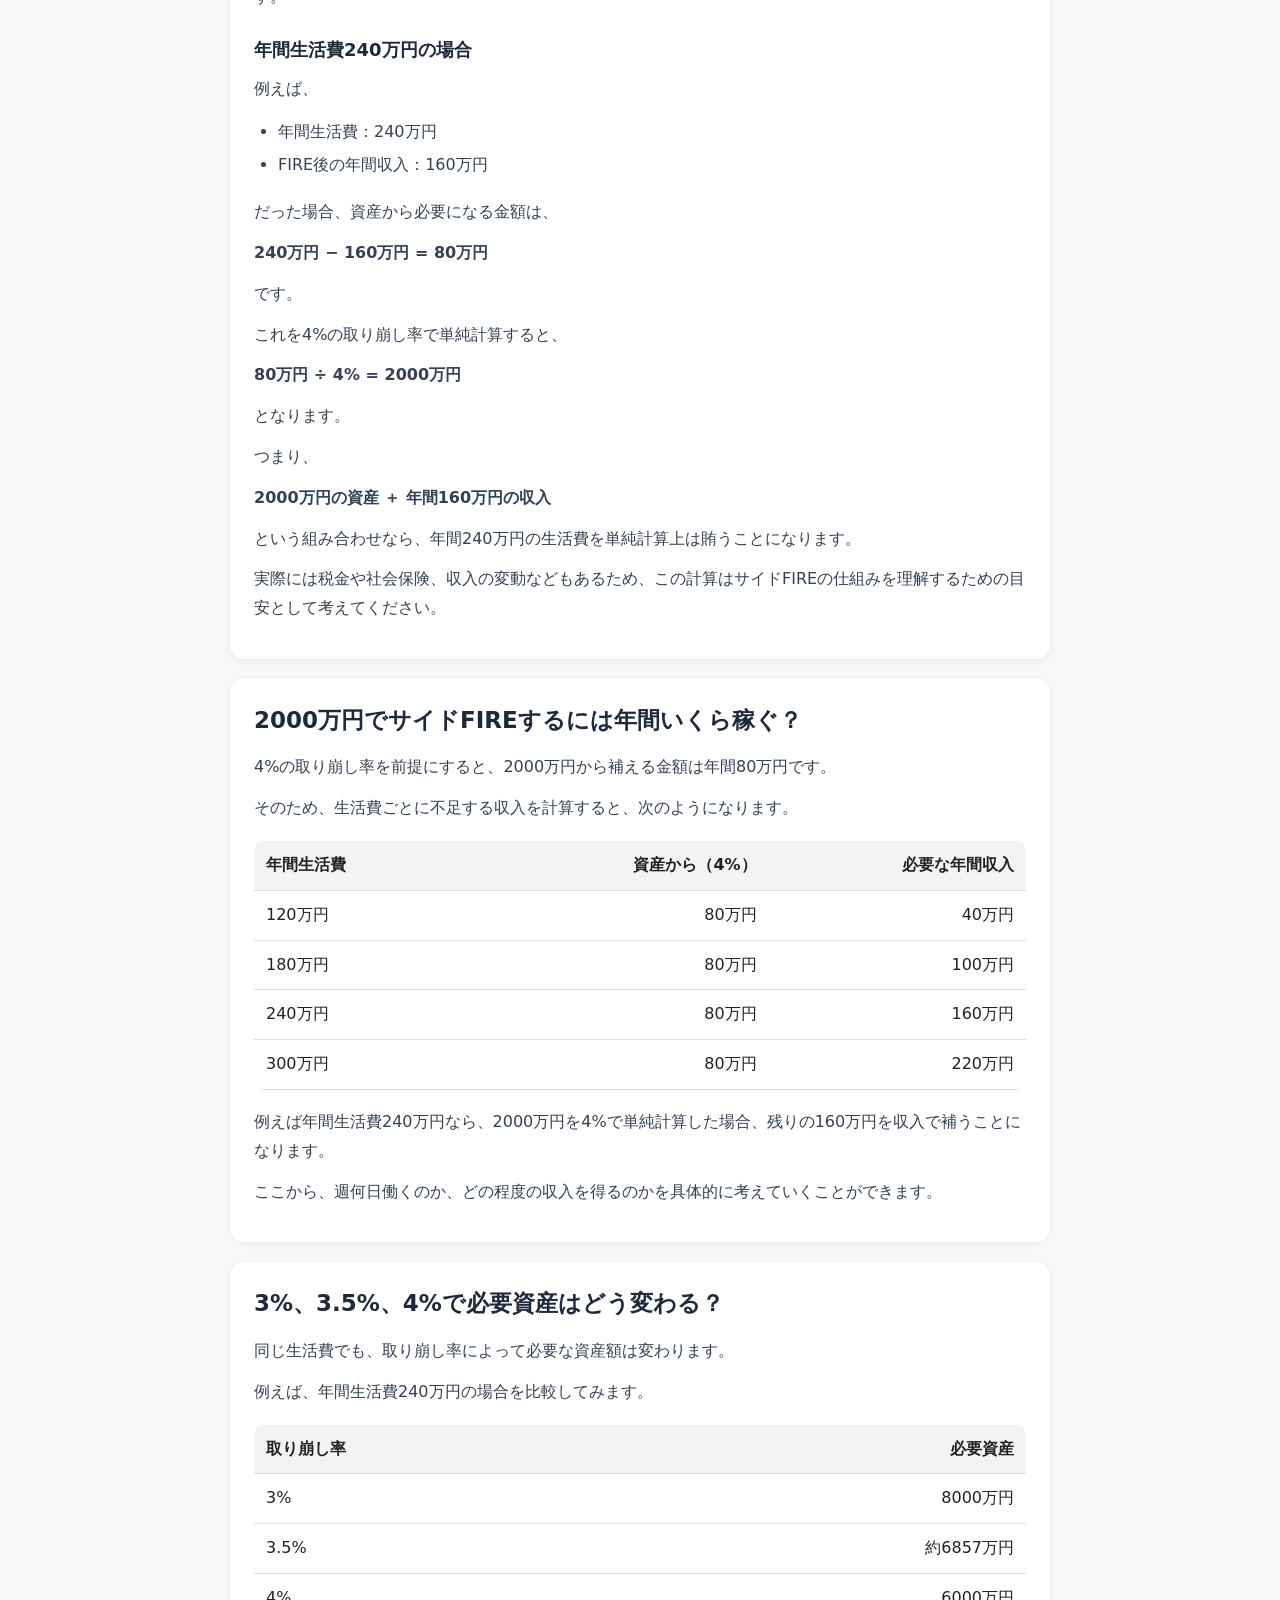
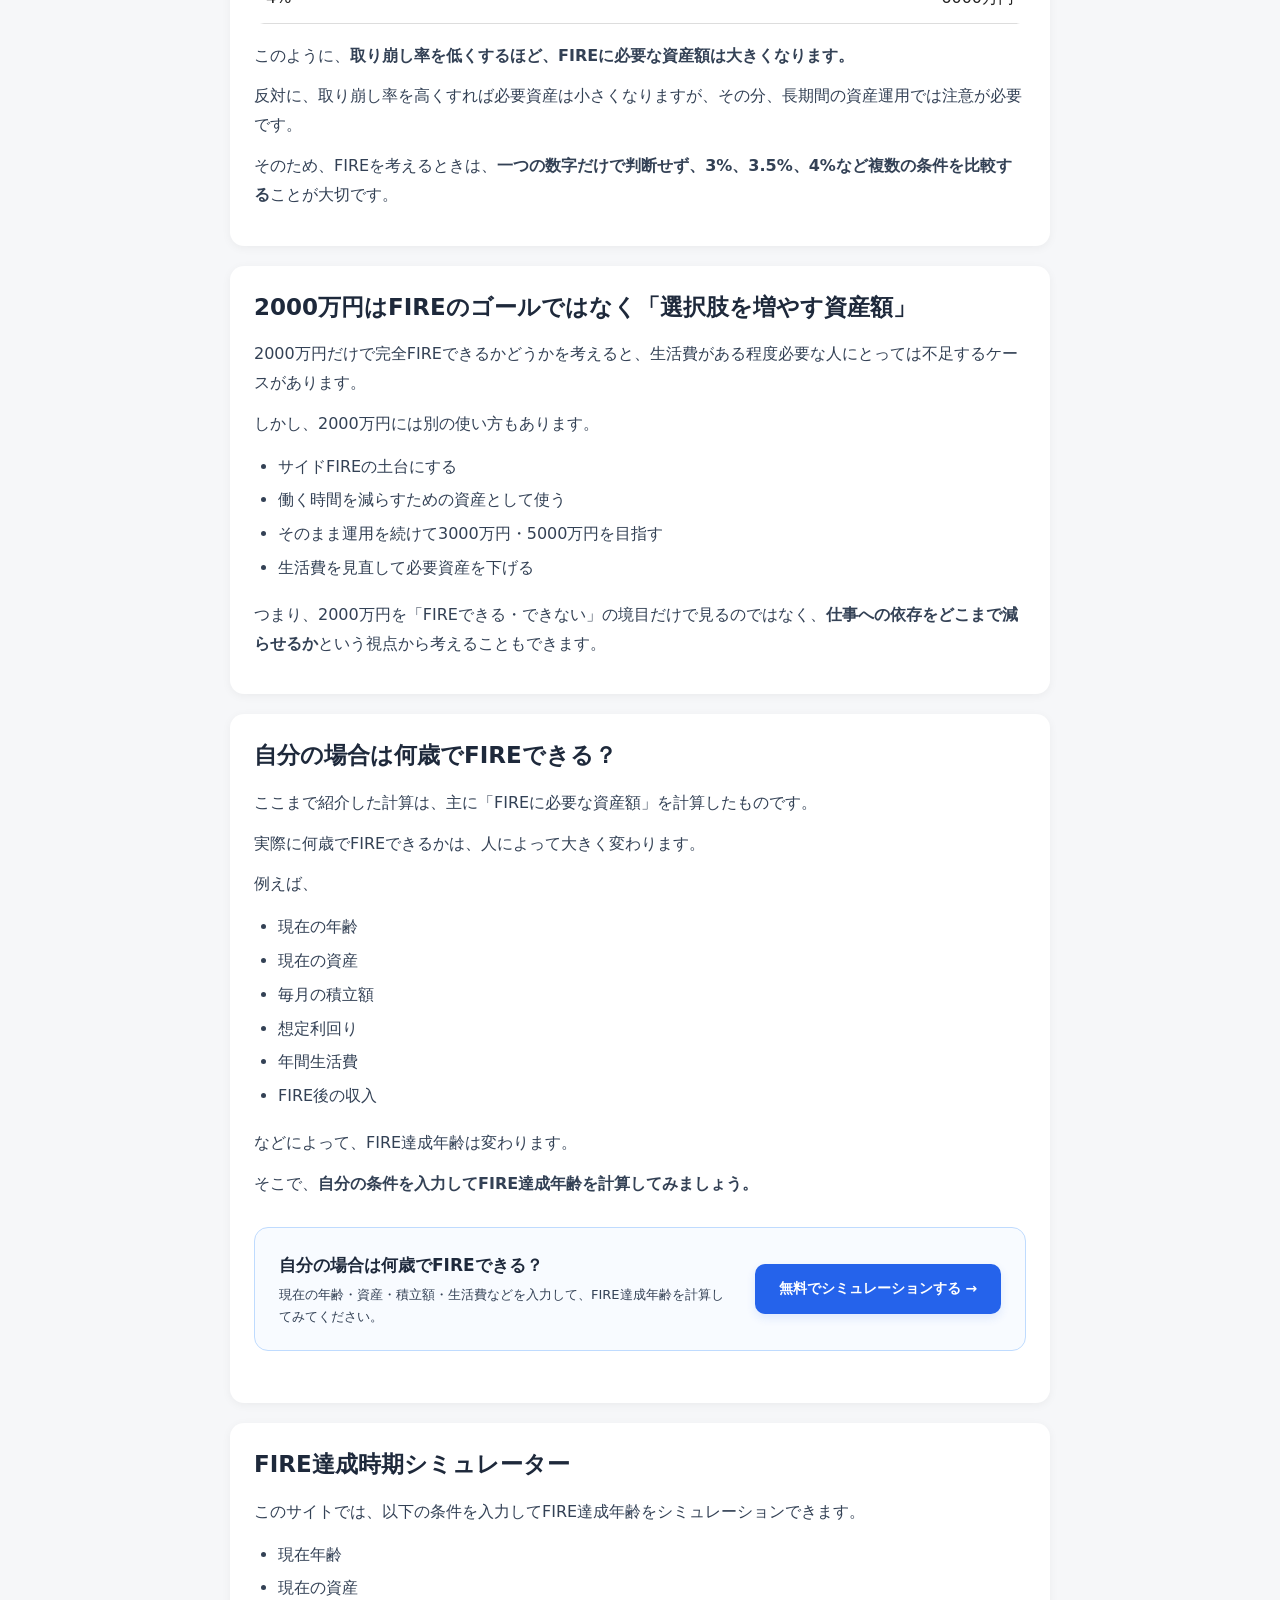
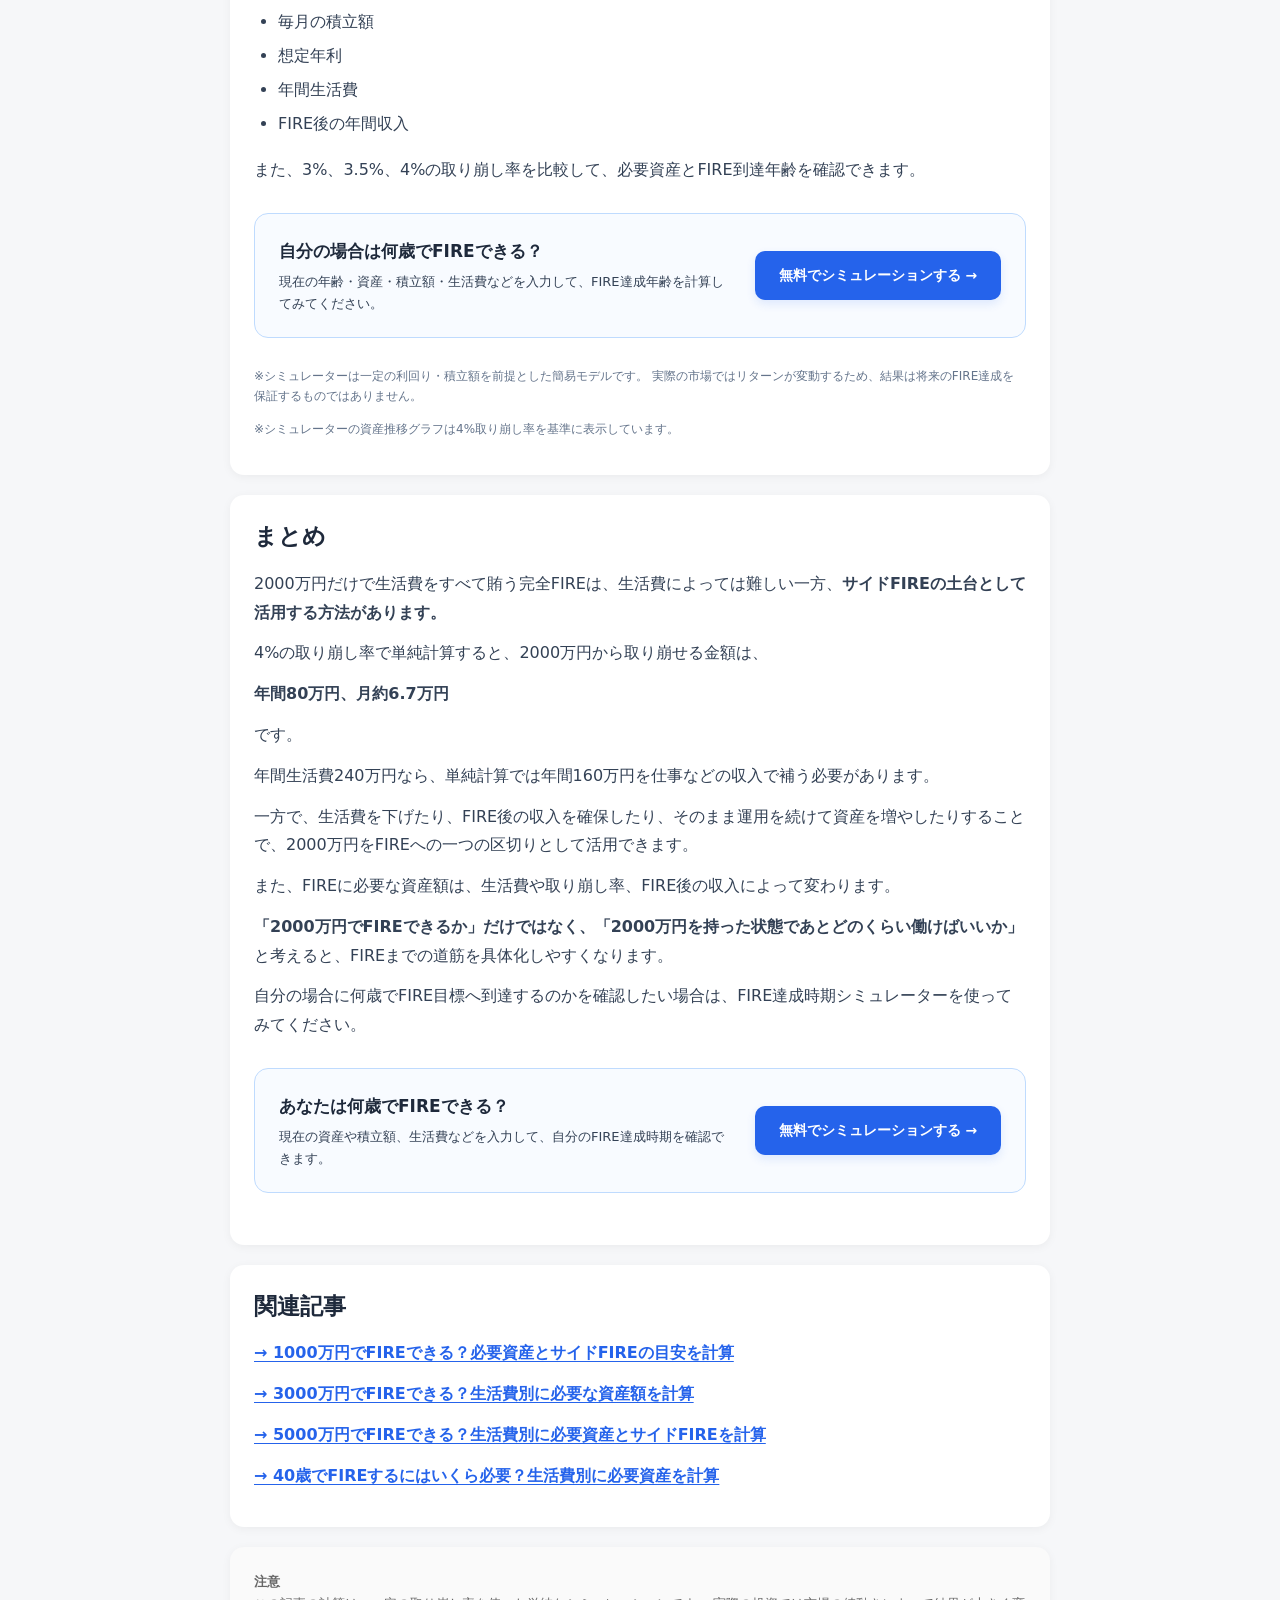
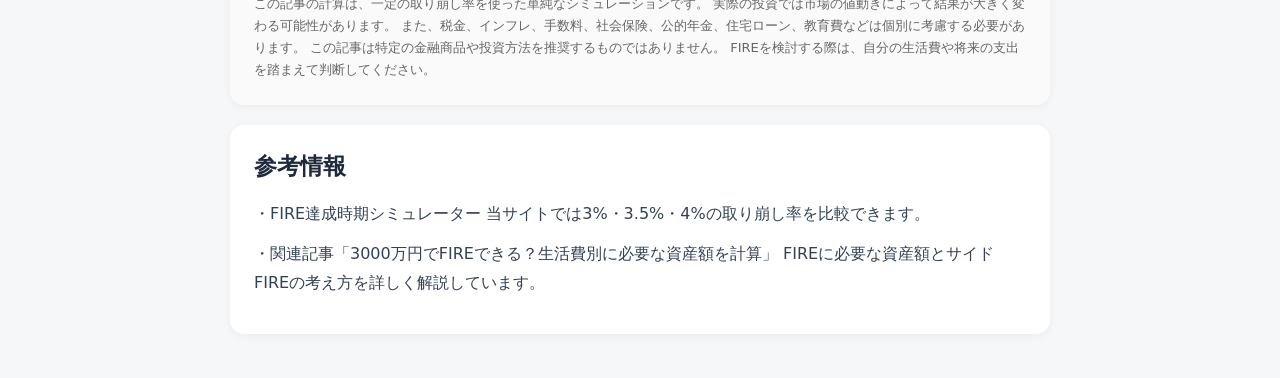
<file: articles/fire-2000man/index.html>
<!DOCTYPE html>
<html lang="ja">
<head>
<meta charset="utf-8">
<meta name="viewport" content="width=device-width,initial-scale=1">

<title>2000万円でFIREできる？生活費別に必要な資産額とサイドFIREを計算</title>

<meta
  name="description"
  content="2000万円でFIREできるのかを、年間生活費・3%、3.5%、4%の取り崩し率・サイドFIREのケースから計算。自分のFIRE達成年齢もシミュレーターで確認できます。"
>

<link
  rel="canonical"
  href="https://fire-life.github.io/articles/fire-2000man/"
>

<link rel="stylesheet" href="../../css/style.css">

<!-- Google tag (gtag.js) -->
<script async src="https://www.googletagmanager.com/gtag/js?id=G-NG20VCZBQ1"></script>
<script>
  window.dataLayer = window.dataLayer || [];
  function gtag(){dataLayer.push(arguments);}
  gtag('js', new Date());
  gtag('config', 'G-NG20VCZBQ1');
</script>

<!-- Clarity -->
<script>
  (function(c,l,a,r,i,t,y){
      c[a]=c[a]||function(){
        (c[a].q=c[a].q||[]).push(arguments)
      };
      t=l.createElement(r);
      t.async=1;
      t.src="https://www.clarity.ms/tag/"+i;
      y=l.getElementsByTagName(r)[0];
      y.parentNode.insertBefore(t,y);
  })(window, document, "clarity", "script", "yljt2ghzxx");
</script>

<!-- Article structured data -->
<script type="application/ld+json">
{
  "@context": "https://schema.org",
  "@type": "BlogPosting",
  "headline": "2000万円でFIREできる？生活費別に必要な資産額とサイドFIREを計算",
  "description": "2000万円でFIREできるのかを、年間生活費・取り崩し率・サイドFIREのケースから計算します。",
  "datePublished": "2026-09-22",
  "dateModified": "2026-09-22",
  "mainEntityOfPage": {
    "@type": "WebPage",
    "@id": "https://fire-life.github.io/articles/fire-2000man/"
  },
  "publisher": {
    "@type": "Organization",
    "name": "FIRE達成時期シミュレーター",
    "url": "https://fire-life.github.io/"
  }
}
</script>

</head>

<body>

<article class="article">

  <div class="article-lead">

    <h1>2000万円でFIREできる？生活費別に必要な資産額とサイドFIREを計算</h1>

    <p>
      「2000万円あればFIREできる？」
    </p>

    <p>
      FIREを目指して資産を増やしていると、1000万円の次の目標として2000万円を意識する人もいるのではないでしょうか。
    </p>

    <p class="key-point">
      結論からいうと、<strong>2000万円だけで生活費をすべて賄う完全FIREができるかどうかは、FIRE後の生活費によって変わります。</strong>
      生活費が大きい場合は不足しますが、FIRE後も収入を得るサイドFIREなら、2000万円を生活費の一部を支える資産として活用できます。
    </p>

    <p>
      例えば4%の取り崩し率で単純計算すると、2000万円から取り崩せる金額は年間80万円、月約6.7万円です。
    </p>

    <p>
      この記事では、2000万円を保有している場合に、
    </p>

    <ul>
      <li>2000万円から年間いくら取り崩せるのか</li>
      <li>生活費によって必要な資産額はどのくらい変わるのか</li>
      <li>3%、3.5%、4%の取り崩し率ではどう変わるのか</li>
      <li>サイドFIREなら2000万円でどこまで生活できるのか</li>
      <li>自分の場合は何歳でFIREできるのか</li>
    </ul>

    <p>
      を計算していきます。
    </p>

  </div>

  <section class="card article-section">

    <h2>2000万円でFIREできる？</h2>

    <p>
      2000万円でFIREできるかどうかを考えるには、<strong>FIRE後の年間生活費</strong>が重要です。
    </p>

    <p>
      FIREでは、保有している資産から一定額を取り崩して生活費に充てる考え方があります。
    </p>

    <p>
      よく知られている目安の一つが「4%ルール」です。
      ただし、4%は将来の資産がなくならないことを保証する数字ではありません。
    </p>

    <p>
      特にFIREでは運用期間が長くなる場合があるため、4%だけではなく3%や3.5%など複数の条件を比較して考えることが大切です。
    </p>

    <h3>2000万円の場合</h3>

    <p>
      2000万円を保有している場合、それぞれの取り崩し率では以下の金額になります。
    </p>

    <div class="table-wrap">
      <table>
        <thead>
          <tr>
            <th>取り崩し率</th>
            <th>年間取り崩し額</th>
            <th>月額</th>
          </tr>
        </thead>
        <tbody>
          <tr>
            <td>3%</td>
            <td>60万円</td>
            <td>5万円</td>
          </tr>
          <tr>
            <td>3.5%</td>
            <td>70万円</td>
            <td>約5.8万円</td>
          </tr>
          <tr>
            <td>4%</td>
            <td>80万円</td>
            <td>約6.7万円</td>
          </tr>
        </tbody>
      </table>
    </div>

    <p>
      例えば4%で単純計算すると、
    </p>

    <p>
      <strong>2000万円 × 4% = 80万円</strong>
    </p>

    <p>
      となります。
    </p>

    <p>
      つまり、2000万円の資産から年間80万円、月約6.7万円を取り崩す計算です。
    </p>

    <p>
      そのため、生活費をすべて資産から賄う完全FIREを考える場合は、FIRE後の生活費と2000万円から補える金額との差を確認する必要があります。
    </p>

  </section>

  <section class="card article-section">

    <h2>年間生活費はいくら必要？</h2>

    <p>
      FIREに必要な資産額は、FIRE後の生活費によって大きく変わります。
    </p>

    <p>
      4%の取り崩し率を前提に単純計算すると、以下のようになります。
    </p>

    <div class="table-wrap">
      <table>
        <thead>
          <tr>
            <th>年間生活費</th>
            <th>月間生活費</th>
            <th>4%で必要な資産</th>
          </tr>
        </thead>
        <tbody>
          <tr>
            <td>120万円</td>
            <td>10万円</td>
            <td>3000万円</td>
          </tr>
          <tr>
            <td>180万円</td>
            <td>15万円</td>
            <td>4500万円</td>
          </tr>
          <tr>
            <td>240万円</td>
            <td>20万円</td>
            <td>6000万円</td>
          </tr>
          <tr>
            <td>300万円</td>
            <td>25万円</td>
            <td>7500万円</td>
          </tr>
        </tbody>
      </table>
    </div>

    <p>
      例えば年間生活費が240万円の場合、
    </p>

    <p>
      <strong>240万円 ÷ 4% = 6000万円</strong>
    </p>

    <p>
      となります。
    </p>

    <p>
      この計算では、2000万円は6000万円の3分の1です。
      そのため、年間240万円の生活費をすべて資産から賄う完全FIREには、さらに資産を積み上げる必要があります。
    </p>

    <p>
      一方で、生活費を抑えたり、FIRE後も収入を得たりすることで、2000万円を活用したFIREの形を考えることができます。
    </p>

  </section>

  <section class="card article-section">

    <h2>2000万円で生活費をどこまで賄える？</h2>

    <p>
      2000万円を持っている場合、4%の取り崩し率で単純計算すると、
    </p>

    <p>
      <strong>2000万円 × 4% = 年間80万円</strong>
    </p>

    <p>
      です。
    </p>

    <p>
      月額にすると、
    </p>

    <p>
      <strong>80万円 ÷ 12か月 = 月約6.7万円</strong>
    </p>

    <p>
      となります。
    </p>

    <p>
      つまり、2000万円を4%で取り崩す単純計算では、<strong>月約6.7万円の生活費を資産から賄える</strong>ことになります。
    </p>

    <p>
      例えば年間生活費が240万円なら、
    </p>

    <ul>
      <li>年間生活費：240万円</li>
      <li>資産から：80万円</li>
      <li>不足分：160万円</li>
    </ul>

    <p>
      となります。
    </p>

    <p>
      この不足分を仕事などの収入で補えれば、2000万円を持った状態でも、働く時間を減らすサイドFIREを検討できます。
    </p>

  </section>

  <section class="card article-section">

    <h2>サイドFIREなら2000万円でも可能性がある</h2>

    <p>
      2000万円だけで生活費をすべて賄うのではなく、FIRE後も働いて収入を得る<strong>サイドFIRE</strong>なら、必要な資産額の考え方は変わります。
    </p>

    <p>
      サイドFIREでは、年間生活費からFIRE後の年間収入を引き、その不足分を資産から取り崩すイメージです。
    </p>

    <h3>年間生活費240万円の場合</h3>

    <p>
      例えば、
    </p>

    <ul>
      <li>年間生活費：240万円</li>
      <li>FIRE後の年間収入：160万円</li>
    </ul>

    <p>
      だった場合、資産から必要になる金額は、
    </p>

    <p>
      <strong>240万円 − 160万円 = 80万円</strong>
    </p>

    <p>
      です。
    </p>

    <p>
      これを4%の取り崩し率で単純計算すると、
    </p>

    <p>
      <strong>80万円 ÷ 4% = 2000万円</strong>
    </p>

    <p>
      となります。
    </p>

    <p>
      つまり、
    </p>

    <p>
      <strong>2000万円の資産 ＋ 年間160万円の収入</strong>
    </p>

    <p>
      という組み合わせなら、年間240万円の生活費を単純計算上は賄うことになります。
    </p>

    <p>
      実際には税金や社会保険、収入の変動などもあるため、この計算はサイドFIREの仕組みを理解するための目安として考えてください。
    </p>

  </section>

  <section class="card article-section">

    <h2>2000万円でサイドFIREするには年間いくら稼ぐ？</h2>

    <p>
      4%の取り崩し率を前提にすると、2000万円から補える金額は年間80万円です。
    </p>

    <p>
      そのため、生活費ごとに不足する収入を計算すると、次のようになります。
    </p>

    <div class="table-wrap">
      <table>
        <thead>
          <tr>
            <th>年間生活費</th>
            <th>資産から（4%）</th>
            <th>必要な年間収入</th>
          </tr>
        </thead>
        <tbody>
          <tr>
            <td>120万円</td>
            <td>80万円</td>
            <td>40万円</td>
          </tr>
          <tr>
            <td>180万円</td>
            <td>80万円</td>
            <td>100万円</td>
          </tr>
          <tr>
            <td>240万円</td>
            <td>80万円</td>
            <td>160万円</td>
          </tr>
          <tr>
            <td>300万円</td>
            <td>80万円</td>
            <td>220万円</td>
          </tr>
        </tbody>
      </table>
    </div>

    <p>
      例えば年間生活費240万円なら、2000万円を4%で単純計算した場合、残りの160万円を収入で補うことになります。
    </p>

    <p>
      ここから、週何日働くのか、どの程度の収入を得るのかを具体的に考えていくことができます。
    </p>

  </section>

  <section class="card article-section">

    <h2>3%、3.5%、4%で必要資産はどう変わる？</h2>

    <p>
      同じ生活費でも、取り崩し率によって必要な資産額は変わります。
    </p>

    <p>
      例えば、年間生活費240万円の場合を比較してみます。
    </p>

    <div class="table-wrap">
      <table>
        <thead>
          <tr>
            <th>取り崩し率</th>
            <th>必要資産</th>
          </tr>
        </thead>
        <tbody>
          <tr>
            <td>3%</td>
            <td>8000万円</td>
          </tr>
          <tr>
            <td>3.5%</td>
            <td>約6857万円</td>
          </tr>
          <tr>
            <td>4%</td>
            <td>6000万円</td>
          </tr>
        </tbody>
      </table>
    </div>

    <p>
      このように、<strong>取り崩し率を低くするほど、FIREに必要な資産額は大きくなります。</strong>
    </p>

    <p>
      反対に、取り崩し率を高くすれば必要資産は小さくなりますが、その分、長期間の資産運用では注意が必要です。
    </p>

    <p>
      そのため、FIREを考えるときは、<strong>一つの数字だけで判断せず、3%、3.5%、4%など複数の条件を比較する</strong>ことが大切です。
    </p>

  </section>

  <section class="card article-section">

    <h2>2000万円はFIREのゴールではなく「選択肢を増やす資産額」</h2>

    <p>
      2000万円だけで完全FIREできるかどうかを考えると、生活費がある程度必要な人にとっては不足するケースがあります。
    </p>

    <p>
      しかし、2000万円には別の使い方もあります。
    </p>

    <ul>
      <li>サイドFIREの土台にする</li>
      <li>働く時間を減らすための資産として使う</li>
      <li>そのまま運用を続けて3000万円・5000万円を目指す</li>
      <li>生活費を見直して必要資産を下げる</li>
    </ul>

    <p>
      つまり、2000万円を「FIREできる・できない」の境目だけで見るのではなく、<strong>仕事への依存をどこまで減らせるか</strong>という視点から考えることもできます。
    </p>

  </section>

  <section class="card article-section">

    <h2>自分の場合は何歳でFIREできる？</h2>

    <p>
      ここまで紹介した計算は、主に「FIREに必要な資産額」を計算したものです。
    </p>

    <p>
      実際に何歳でFIREできるかは、人によって大きく変わります。
    </p>

    <p>
      例えば、
    </p>

    <ul>
      <li>現在の年齢</li>
      <li>現在の資産</li>
      <li>毎月の積立額</li>
      <li>想定利回り</li>
      <li>年間生活費</li>
      <li>FIRE後の収入</li>
    </ul>

    <p>
      などによって、FIRE達成年齢は変わります。
    </p>

    <p>
      そこで、<strong>自分の条件を入力してFIRE達成年齢を計算してみましょう。</strong>
    </p>

    <div class="simulator-cta">
      <div class="simulator-cta-content">

        <div class="simulator-cta-text">
          <div class="simulator-cta-label">
            自分の場合は何歳でFIREできる？
          </div>

          <p class="simulator-cta-description">
            現在の年齢・資産・積立額・生活費などを入力して、FIRE達成年齢を計算してみてください。
          </p>
        </div>

        <a
          class="simulator-cta-button"
          href="../../index.html"
        >
          無料でシミュレーションする →
        </a>

      </div>
    </div>

  </section>

  <section class="card article-section">

    <h2>FIRE達成時期シミュレーター</h2>

    <p>
      このサイトでは、以下の条件を入力してFIRE達成年齢をシミュレーションできます。
    </p>

    <ul>
      <li>現在年齢</li>
      <li>現在の資産</li>
      <li>毎月の積立額</li>
      <li>想定年利</li>
      <li>年間生活費</li>
      <li>FIRE後の年間収入</li>
    </ul>

    <p>
      また、3%、3.5%、4%の取り崩し率を比較して、必要資産とFIRE到達年齢を確認できます。
    </p>

    <div class="simulator-cta">
      <div class="simulator-cta-content">

        <div class="simulator-cta-text">
          <div class="simulator-cta-label">
            自分の場合は何歳でFIREできる？
          </div>

          <p class="simulator-cta-description">
            現在の年齢・資産・積立額・生活費などを入力して、FIRE達成年齢を計算してみてください。
          </p>
        </div>

        <a
          class="simulator-cta-button"
          href="../../index.html"
        >
          無料でシミュレーションする →
        </a>

      </div>
    </div>

    <p class="note">
      ※シミュレーターは一定の利回り・積立額を前提とした簡易モデルです。
      実際の市場ではリターンが変動するため、結果は将来のFIRE達成を保証するものではありません。
    </p>

    <p class="note">
      ※シミュレーターの資産推移グラフは4%取り崩し率を基準に表示しています。
    </p>

  </section>

  <section class="card article-section">

    <h2>まとめ</h2>

    <p class="key-point">
      2000万円だけで生活費をすべて賄う完全FIREは、生活費によっては難しい一方、<strong>サイドFIREの土台として活用する方法があります。</strong>
    </p>

    <p>
      4%の取り崩し率で単純計算すると、2000万円から取り崩せる金額は、
    </p>

    <p>
      <strong>年間80万円、月約6.7万円</strong>
    </p>

    <p>
      です。
    </p>

    <p>
      年間生活費240万円なら、単純計算では年間160万円を仕事などの収入で補う必要があります。
    </p>

    <p>
      一方で、生活費を下げたり、FIRE後の収入を確保したり、そのまま運用を続けて資産を増やしたりすることで、2000万円をFIREへの一つの区切りとして活用できます。
    </p>

    <p>
      また、FIREに必要な資産額は、生活費や取り崩し率、FIRE後の収入によって変わります。
    </p>

    <p>
      <strong>「2000万円でFIREできるか」だけではなく、「2000万円を持った状態であとどのくらい働けばいいか」</strong>と考えると、FIREまでの道筋を具体化しやすくなります。
    </p>

    <p>
      自分の場合に何歳でFIRE目標へ到達するのかを確認したい場合は、FIRE達成時期シミュレーターを使ってみてください。
    </p>

    <div class="simulator-cta">
      <div class="simulator-cta-content">

        <div class="simulator-cta-text">
          <div class="simulator-cta-label">
            あなたは何歳でFIREできる？
          </div>

          <p class="simulator-cta-description">
            現在の資産や積立額、生活費などを入力して、自分のFIRE達成時期を確認できます。
          </p>
        </div>

        <a
          class="simulator-cta-button"
          href="../../index.html"
        >
          無料でシミュレーションする →
        </a>

      </div>
    </div>

  </section>

  <section class="card article-section">

    <h2>関連記事</h2>

    <p>
      <a href="../fire-1000man/">
        → 1000万円でFIREできる？必要資産とサイドFIREの目安を計算
      </a>
    </p>

    <p>
      <a href="../fire-3000man/">
        → 3000万円でFIREできる？生活費別に必要な資産額を計算
      </a>
    </p>

    <p>
      <a href="../fire-5000man/">
        → 5000万円でFIREできる？生活費別に必要資産とサイドFIREを計算
      </a>
    </p>

    <p>
      <a href="../fire-40/">
        → 40歳でFIREするにはいくら必要？生活費別に必要資産を計算
      </a>
    </p>

  </section>

  <section class="card warn">

    <strong>注意</strong><br>

    この記事の計算は、一定の取り崩し率を使った単純なシミュレーションです。
    実際の投資では市場の値動きによって結果が大きく変わる可能性があります。

    また、税金、インフレ、手数料、社会保険、公的年金、住宅ローン、教育費などは個別に考慮する必要があります。

    この記事は特定の金融商品や投資方法を推奨するものではありません。
    FIREを検討する際は、自分の生活費や将来の支出を踏まえて判断してください。

  </section>

  <section class="card article-section">

    <h2>参考情報</h2>

    <p>
      ・FIRE達成時期シミュレーター
      当サイトでは3%・3.5%・4%の取り崩し率を比較できます。
    </p>

    <p>
      ・関連記事「3000万円でFIREできる？生活費別に必要な資産額を計算」
      FIREに必要な資産額とサイドFIREの考え方を詳しく解説しています。
    </p>

  </section>

</article>

</body>
</html>
</file>
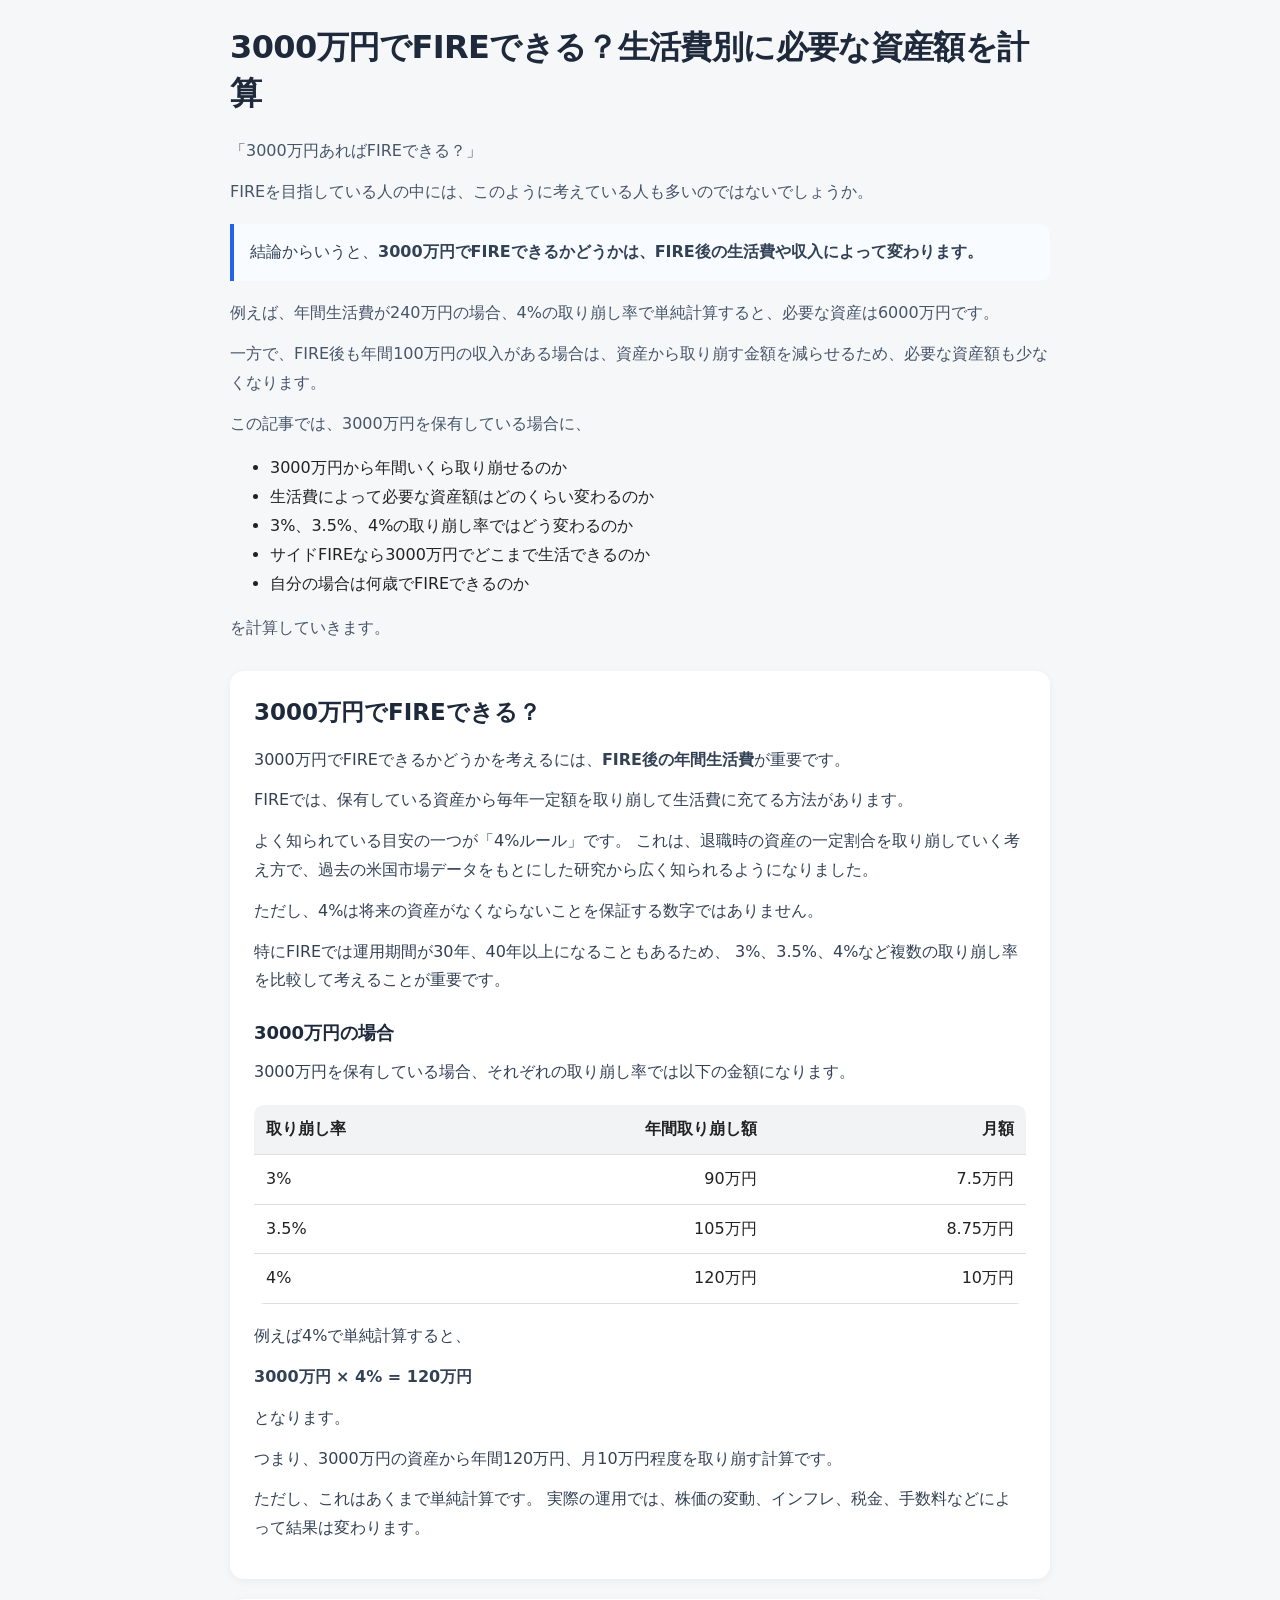
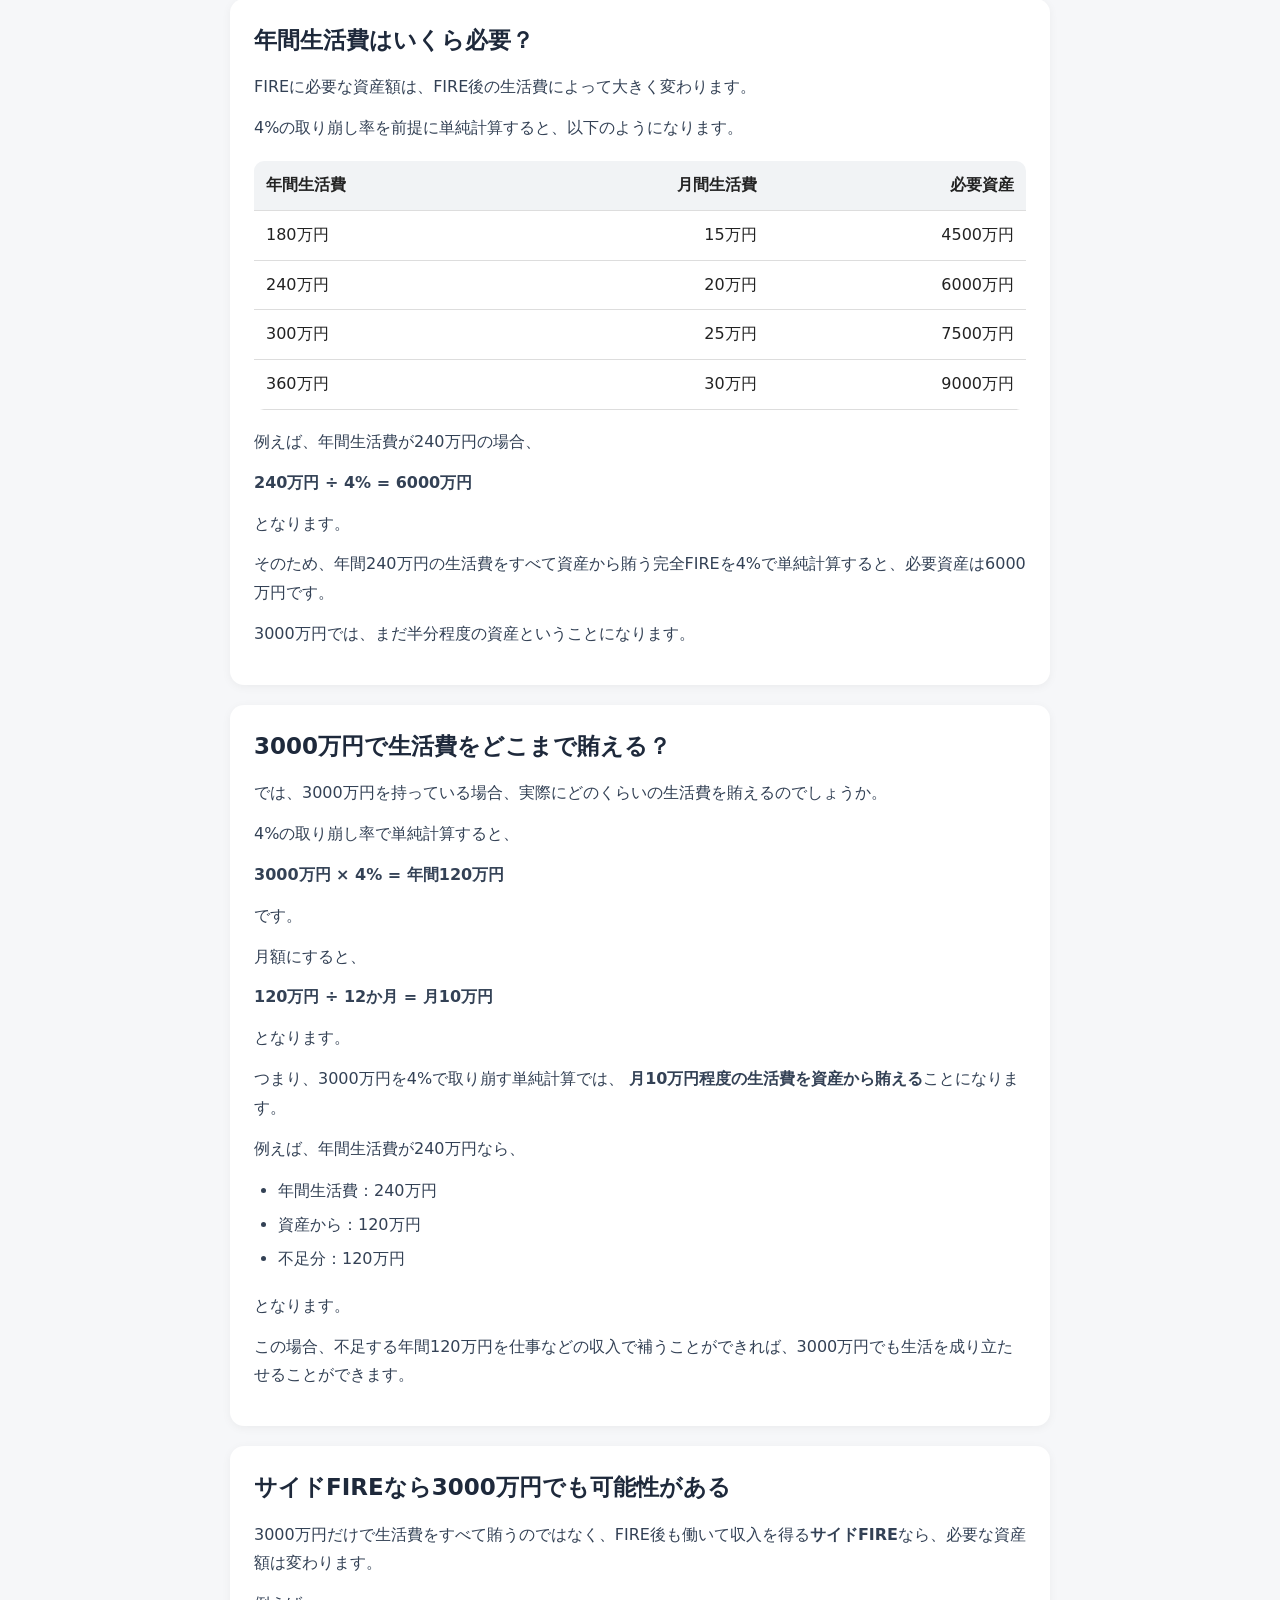
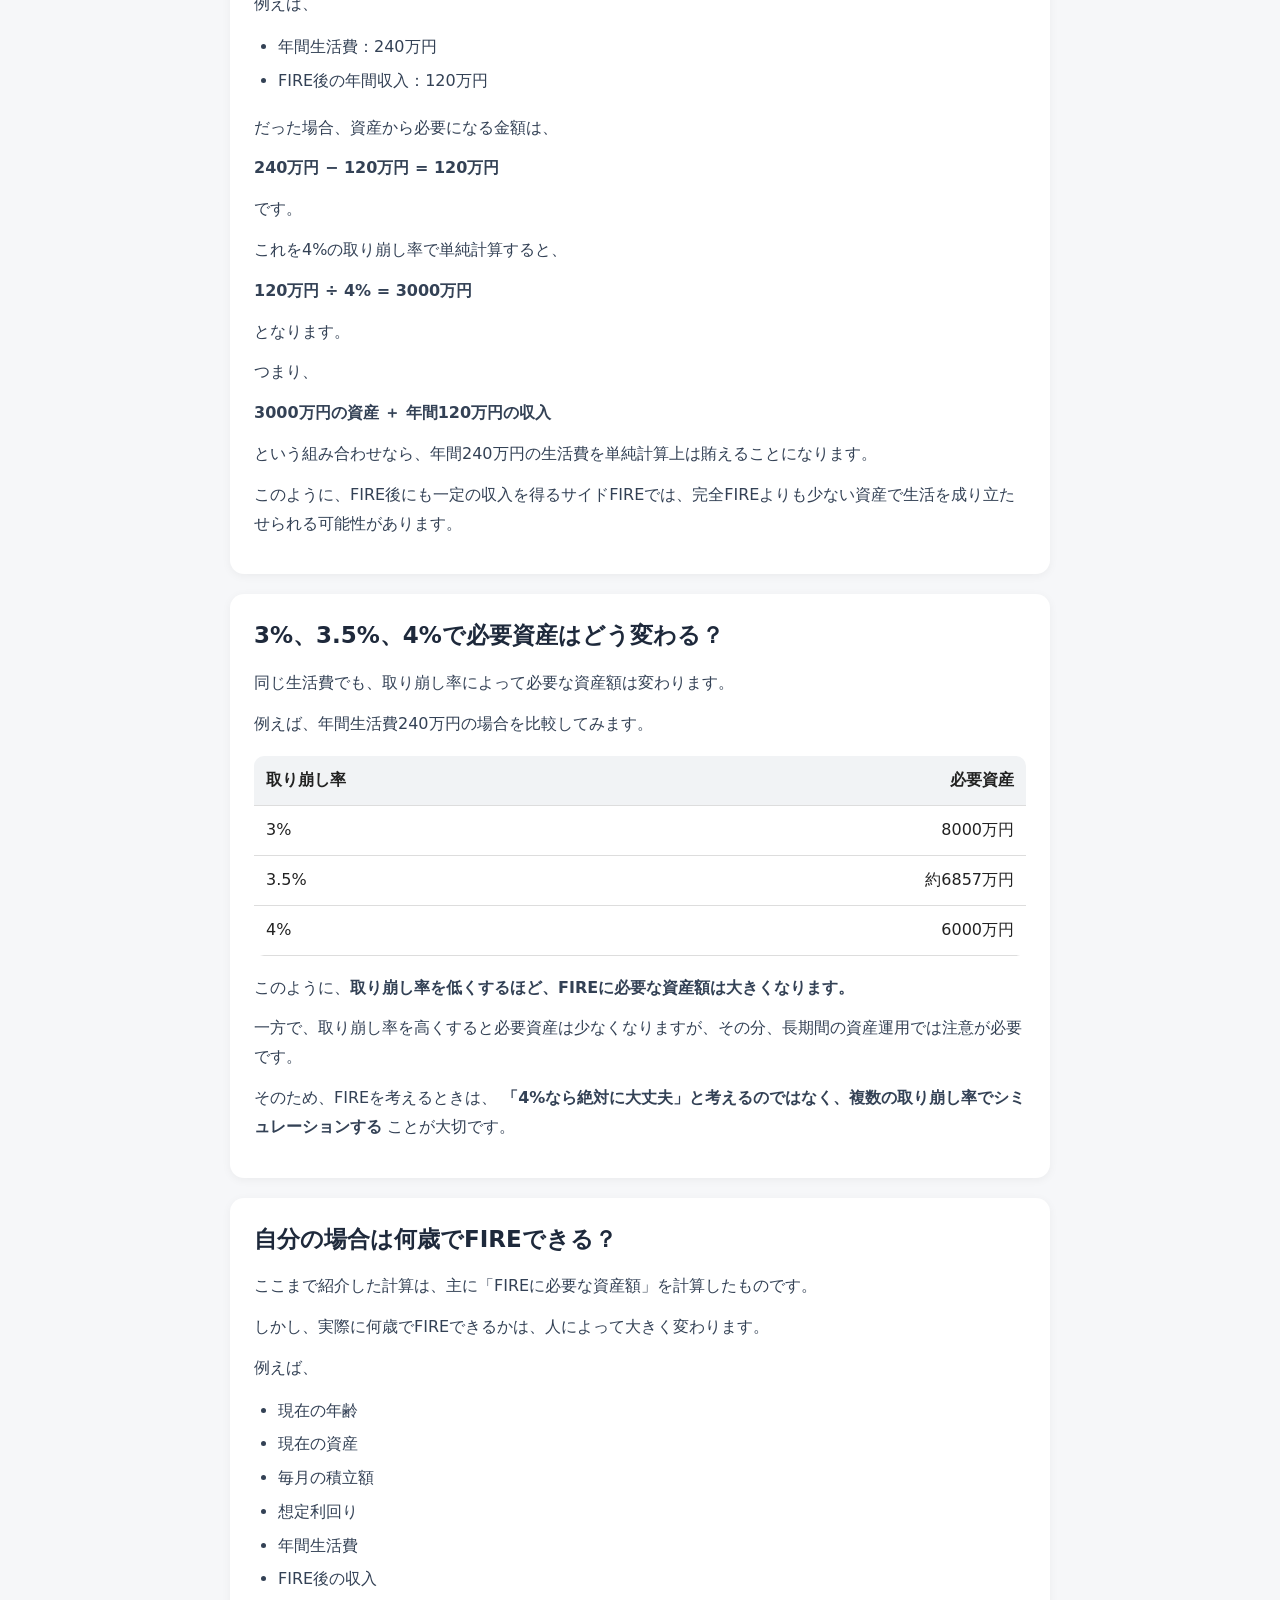
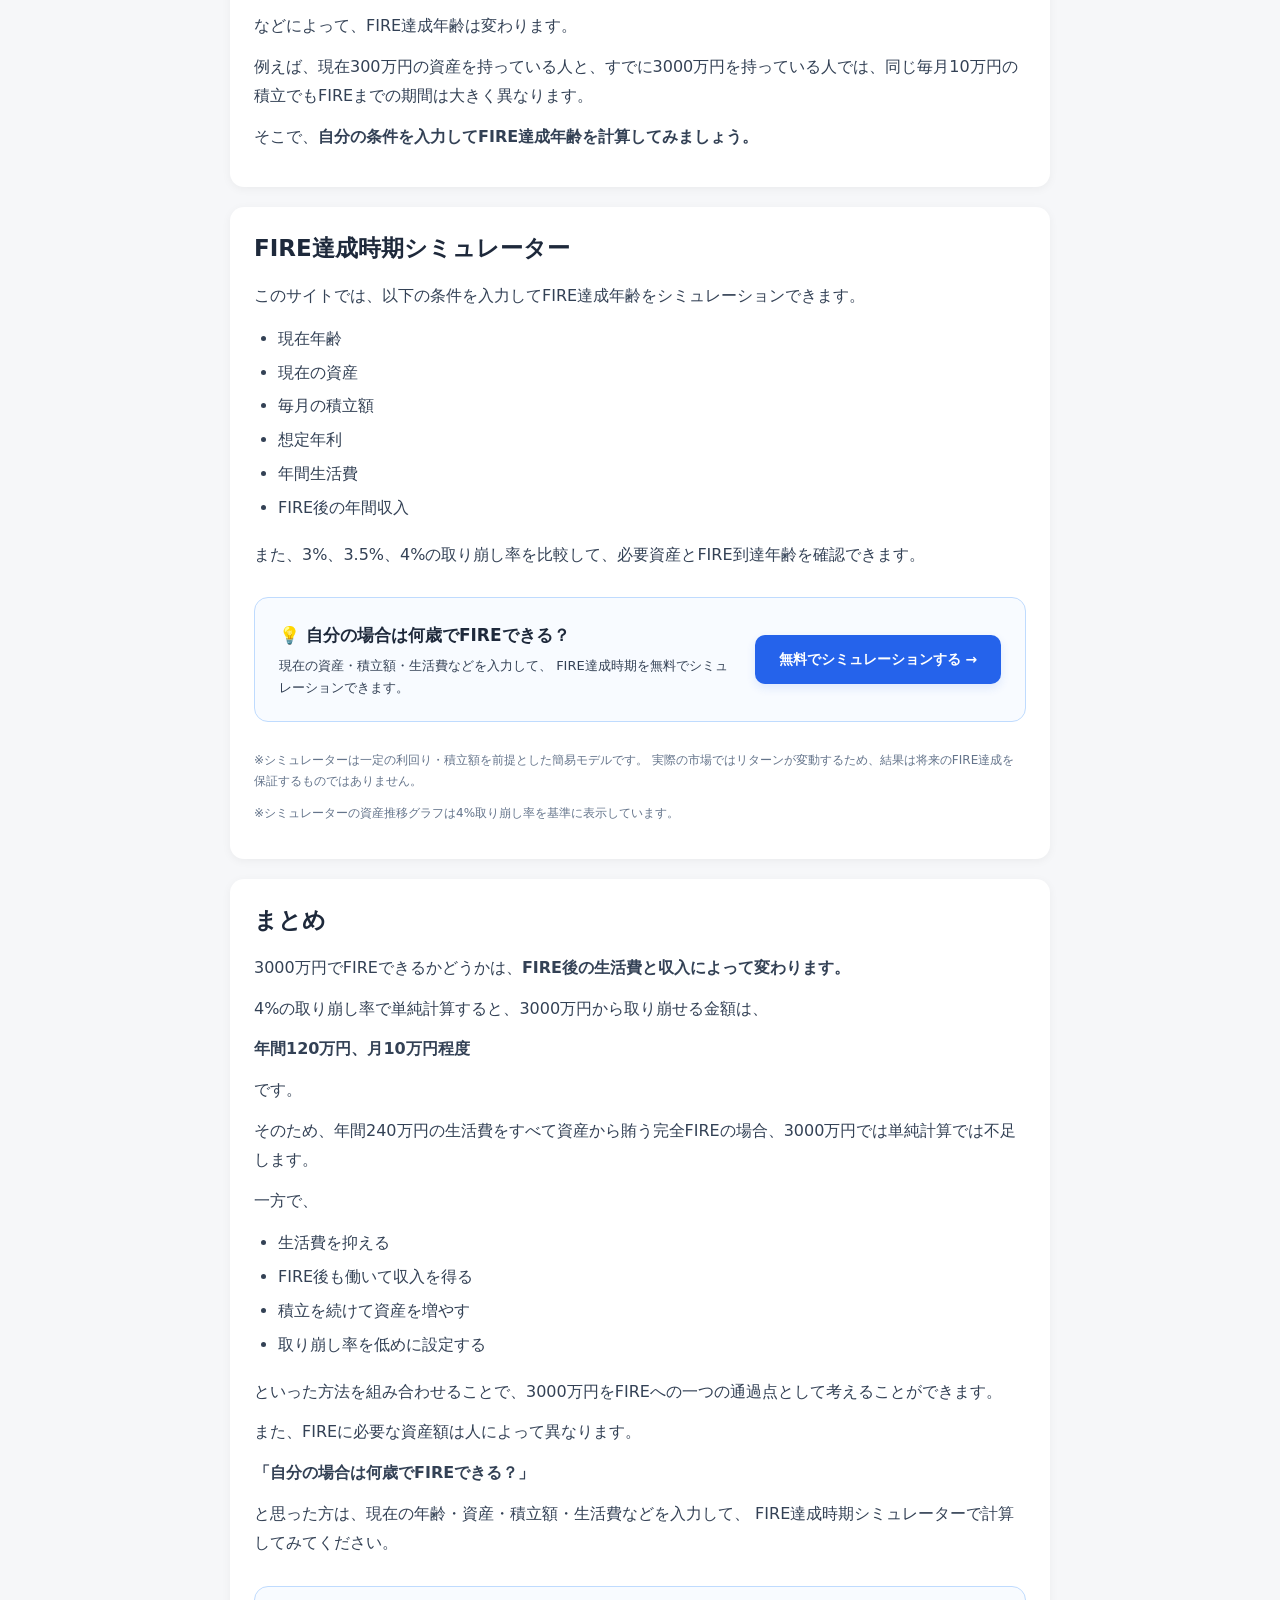
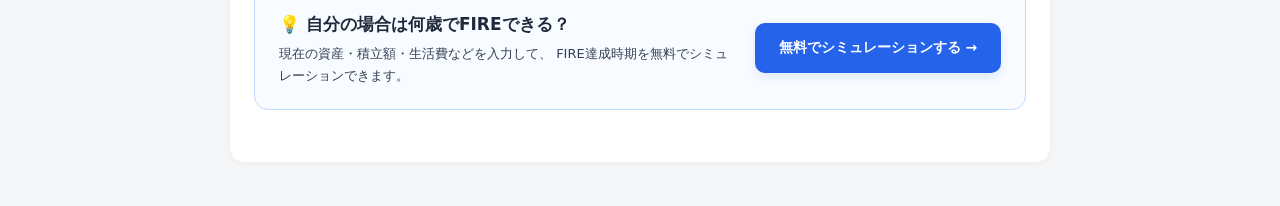
<file: articles/fire-3000man/index.html>
<!doctype html>

<html lang="ja">
  <head>
    <meta charset="utf-8" />
    <meta content="width=device-width,initial-scale=1" name="viewport" />
    <title>3000万円でFIREできる？生活費別に必要な資産額を計算</title>
    <meta
      content="3000万円でFIREできるのかを、年間生活費・3%、3.5%、4%の取り崩し率・サイドFIREのケースから計算。FIREに必要な資産額や、自分のFIRE達成年齢をシミュレーターで確認できます。"
      name="description"
    />
    <link
      href="https://fire-life.github.io/articles/fire-3000man/"
      rel="canonical"
    />
    <link href="../../css/style.css" rel="stylesheet" />
    <!-- Google tag (gtag.js) -->
    <script
      async=""
      src="https://www.googletagmanager.com/gtag/js?id=G-NG20VCZBQ1"
    ></script>
    <script>
      window.dataLayer = window.dataLayer || [];

      function gtag() {
        dataLayer.push(arguments);
      }

      gtag("js", new Date());

      gtag("config", "G-NG20VCZBQ1");
    </script>
    <!-- Clarity -->
    <script type="text/javascript">
      (function (c, l, a, r, i, t, y) {
        c[a] =
          c[a] ||
          function () {
            (c[a].q = c[a].q || []).push(arguments);
          };

        t = l.createElement(r);
        t.async = 1;
        t.src = "https://www.clarity.ms/tag/" + i;

        y = l.getElementsByTagName(r)[0];
        y.parentNode.insertBefore(t, y);
      })(window, document, "clarity", "script", "yljt2ghzxx");
    </script>
    <!-- Article structured data -->
    <script type="application/ld+json">
      {
        "@context": "https://schema.org",
        "@type": "BlogPosting",
        "headline": "3000万円でFIREできる？生活費別に必要な資産額を計算",
        "description": "3000万円でFIREできるのかを、年間生活費・取り崩し率・サイドFIREのケースから計算します。",
        "datePublished": "2026-09-21",
        "dateModified": "2026-09-21",
        "mainEntityOfPage": {
          "@type": "WebPage",
          "@id": "https://fire-life.github.io/articles/fire-3000man/"
        },
        "publisher": {
          "@type": "Organization",
          "name": "FIRE達成時期シミュレーター",
          "url": "https://fire-life.github.io/"
        }
      }
    </script>
  </head>
  <body>
    <article class="article">
      <div class="article-lead">
        <h1>3000万円でFIREできる？生活費別に必要な資産額を計算</h1>
        <p>「3000万円あればFIREできる？」</p>
        <p>
          FIREを目指している人の中には、このように考えている人も多いのではないでしょうか。
        </p>
        <p class="key-point">
          結論からいうと、<strong
            >3000万円でFIREできるかどうかは、FIRE後の生活費や収入によって変わります。</strong
          >
        </p>
        <p>
          例えば、年間生活費が240万円の場合、4%の取り崩し率で単純計算すると、必要な資産は6000万円です。
        </p>
        <p>
          一方で、FIRE後も年間100万円の収入がある場合は、資産から取り崩す金額を減らせるため、必要な資産額も少なくなります。
        </p>
        <p>この記事では、3000万円を保有している場合に、</p>
        <ul>
          <li>3000万円から年間いくら取り崩せるのか</li>
          <li>生活費によって必要な資産額はどのくらい変わるのか</li>
          <li>3%、3.5%、4%の取り崩し率ではどう変わるのか</li>
          <li>サイドFIREなら3000万円でどこまで生活できるのか</li>
          <li>自分の場合は何歳でFIREできるのか</li>
        </ul>
        <p>を計算していきます。</p>
      </div>
      <section class="card article-section">
        <h2>3000万円でFIREできる？</h2>
        <p>
          3000万円でFIREできるかどうかを考えるには、<strong>FIRE後の年間生活費</strong>が重要です。
        </p>
        <p>
          FIREでは、保有している資産から毎年一定額を取り崩して生活費に充てる方法があります。
        </p>
        <p>
          よく知られている目安の一つが「4%ルール」です。
          これは、退職時の資産の一定割合を取り崩していく考え方で、過去の米国市場データをもとにした研究から広く知られるようになりました。
        </p>
        <p>
          ただし、4%は将来の資産がなくならないことを保証する数字ではありません。
        </p>
        <p>
          特にFIREでは運用期間が30年、40年以上になることもあるため、
          3%、3.5%、4%など複数の取り崩し率を比較して考えることが重要です。
        </p>
        <h3>3000万円の場合</h3>
        <p>
          3000万円を保有している場合、それぞれの取り崩し率では以下の金額になります。
        </p>
        <div class="table-wrap">
          <table>
            <thead>
              <tr>
                <th>取り崩し率</th>
                <th>年間取り崩し額</th>
                <th>月額</th>
              </tr>
            </thead>
            <tbody>
              <tr>
                <td>3%</td>
                <td>90万円</td>
                <td>7.5万円</td>
              </tr>
              <tr>
                <td>3.5%</td>
                <td>105万円</td>
                <td>8.75万円</td>
              </tr>
              <tr>
                <td>4%</td>
                <td>120万円</td>
                <td>10万円</td>
              </tr>
            </tbody>
          </table>
        </div>
        <p>例えば4%で単純計算すると、</p>
        <p>
          <strong>3000万円 × 4% = 120万円</strong>
        </p>
        <p>となります。</p>
        <p>
          つまり、3000万円の資産から年間120万円、月10万円程度を取り崩す計算です。
        </p>
        <p>
          ただし、これはあくまで単純計算です。
          実際の運用では、株価の変動、インフレ、税金、手数料などによって結果は変わります。
        </p>
      </section>
      <section class="card article-section">
        <h2>年間生活費はいくら必要？</h2>
        <p>FIREに必要な資産額は、FIRE後の生活費によって大きく変わります。</p>
        <p>4%の取り崩し率を前提に単純計算すると、以下のようになります。</p>
        <div class="table-wrap">
          <table>
            <thead>
              <tr>
                <th>年間生活費</th>
                <th>月間生活費</th>
                <th>必要資産</th>
              </tr>
            </thead>
            <tbody>
              <tr>
                <td>180万円</td>
                <td>15万円</td>
                <td>4500万円</td>
              </tr>
              <tr>
                <td>240万円</td>
                <td>20万円</td>
                <td>6000万円</td>
              </tr>
              <tr>
                <td>300万円</td>
                <td>25万円</td>
                <td>7500万円</td>
              </tr>
              <tr>
                <td>360万円</td>
                <td>30万円</td>
                <td>9000万円</td>
              </tr>
            </tbody>
          </table>
        </div>
        <p>例えば、年間生活費が240万円の場合、</p>
        <p>
          <strong>240万円 ÷ 4% = 6000万円</strong>
        </p>
        <p>となります。</p>
        <p>
          そのため、年間240万円の生活費をすべて資産から賄う完全FIREを4%で単純計算すると、必要資産は6000万円です。
        </p>
        <p>3000万円では、まだ半分程度の資産ということになります。</p>
      </section>
      <section class="card article-section">
        <h2>3000万円で生活費をどこまで賄える？</h2>
        <p>
          では、3000万円を持っている場合、実際にどのくらいの生活費を賄えるのでしょうか。
        </p>
        <p>4%の取り崩し率で単純計算すると、</p>
        <p>
          <strong>3000万円 × 4% = 年間120万円</strong>
        </p>
        <p>です。</p>
        <p>月額にすると、</p>
        <p>
          <strong>120万円 ÷ 12か月 = 月10万円</strong>
        </p>
        <p>となります。</p>
        <p>
          つまり、3000万円を4%で取り崩す単純計算では、
          <strong>月10万円程度の生活費を資産から賄える</strong>ことになります。
        </p>
        <p>例えば、年間生活費が240万円なら、</p>
        <ul>
          <li>年間生活費：240万円</li>
          <li>資産から：120万円</li>
          <li>不足分：120万円</li>
        </ul>
        <p>となります。</p>
        <p>
          この場合、不足する年間120万円を仕事などの収入で補うことができれば、3000万円でも生活を成り立たせることができます。
        </p>
      </section>
      <section class="card article-section">
        <h2>サイドFIREなら3000万円でも可能性がある</h2>
        <p>
          3000万円だけで生活費をすべて賄うのではなく、FIRE後も働いて収入を得る<strong>サイドFIRE</strong>なら、必要な資産額は変わります。
        </p>
        <p>例えば、</p>
        <ul>
          <li>年間生活費：240万円</li>
          <li>FIRE後の年間収入：120万円</li>
        </ul>
        <p>だった場合、資産から必要になる金額は、</p>
        <p>
          <strong>240万円 − 120万円 = 120万円</strong>
        </p>
        <p>です。</p>
        <p>これを4%の取り崩し率で単純計算すると、</p>
        <p>
          <strong>120万円 ÷ 4% = 3000万円</strong>
        </p>
        <p>となります。</p>
        <p>つまり、</p>
        <p>
          <strong>3000万円の資産 ＋ 年間120万円の収入</strong>
        </p>
        <p>
          という組み合わせなら、年間240万円の生活費を単純計算上は賄えることになります。
        </p>
        <p>
          このように、FIRE後にも一定の収入を得るサイドFIREでは、完全FIREよりも少ない資産で生活を成り立たせられる可能性があります。
        </p>
      </section>
      <section class="card article-section">
        <h2>3%、3.5%、4%で必要資産はどう変わる？</h2>
        <p>同じ生活費でも、取り崩し率によって必要な資産額は変わります。</p>
        <p>例えば、年間生活費240万円の場合を比較してみます。</p>
        <div class="table-wrap">
          <table>
            <thead>
              <tr>
                <th>取り崩し率</th>
                <th>必要資産</th>
              </tr>
            </thead>
            <tbody>
              <tr>
                <td>3%</td>
                <td>8000万円</td>
              </tr>
              <tr>
                <td>3.5%</td>
                <td>約6857万円</td>
              </tr>
              <tr>
                <td>4%</td>
                <td>6000万円</td>
              </tr>
            </tbody>
          </table>
        </div>
        <p>
          このように、<strong
            >取り崩し率を低くするほど、FIREに必要な資産額は大きくなります。</strong
          >
        </p>
        <p>
          一方で、取り崩し率を高くすると必要資産は少なくなりますが、その分、長期間の資産運用では注意が必要です。
        </p>
        <p>
          そのため、FIREを考えるときは、
          <strong
            >「4%なら絶対に大丈夫」と考えるのではなく、複数の取り崩し率でシミュレーションする</strong
          >
          ことが大切です。
        </p>
      </section>
      <section class="card article-section">
        <h2>自分の場合は何歳でFIREできる？</h2>
        <p>
          ここまで紹介した計算は、主に「FIREに必要な資産額」を計算したものです。
        </p>
        <p>しかし、実際に何歳でFIREできるかは、人によって大きく変わります。</p>
        <p>例えば、</p>
        <ul>
          <li>現在の年齢</li>
          <li>現在の資産</li>
          <li>毎月の積立額</li>
          <li>想定利回り</li>
          <li>年間生活費</li>
          <li>FIRE後の収入</li>
        </ul>
        <p>などによって、FIRE達成年齢は変わります。</p>
        <p>
          例えば、現在300万円の資産を持っている人と、すでに3000万円を持っている人では、同じ毎月10万円の積立でもFIREまでの期間は大きく異なります。
        </p>
        <p>
          そこで、<strong
            >自分の条件を入力してFIRE達成年齢を計算してみましょう。</strong
          >
        </p>
      </section>
      <section class="card article-section">
        <h2>FIRE達成時期シミュレーター</h2>
        <p>
          このサイトでは、以下の条件を入力してFIRE達成年齢をシミュレーションできます。
        </p>
        <ul>
          <li>現在年齢</li>
          <li>現在の資産</li>
          <li>毎月の積立額</li>
          <li>想定年利</li>
          <li>年間生活費</li>
          <li>FIRE後の年間収入</li>
        </ul>
        <p>
          また、3%、3.5%、4%の取り崩し率を比較して、必要資産とFIRE到達年齢を確認できます。
        </p>
        <div class="simulator-cta">

          <div class="simulator-cta-content">

            <div class="simulator-cta-text">

              <div class="simulator-cta-label">
                💡 自分の場合は何歳でFIREできる？
              </div>

              <p class="simulator-cta-description">
                現在の資産・積立額・生活費などを入力して、
                FIRE達成時期を無料でシミュレーションできます。
              </p>

            </div>

            <a
              class="simulator-cta-button"
              href="../../index.html"
            >
              無料でシミュレーションする →
            </a>

          </div>

        </div>
        <p class="note">
          ※シミュレーターは一定の利回り・積立額を前提とした簡易モデルです。
          実際の市場ではリターンが変動するため、結果は将来のFIRE達成を保証するものではありません。
        </p>
        <p class="note">
          ※シミュレーターの資産推移グラフは4%取り崩し率を基準に表示しています。
        </p>
      </section>
      <section class="card article-section">
        <h2>まとめ</h2>
        <p>
          3000万円でFIREできるかどうかは、<strong
            >FIRE後の生活費と収入によって変わります。</strong
          >
        </p>
        <p>4%の取り崩し率で単純計算すると、3000万円から取り崩せる金額は、</p>
        <p>
          <strong>年間120万円、月10万円程度</strong>
        </p>
        <p>です。</p>
        <p>
          そのため、年間240万円の生活費をすべて資産から賄う完全FIREの場合、3000万円では単純計算では不足します。
        </p>
        <p>一方で、</p>
        <ul>
          <li>生活費を抑える</li>
          <li>FIRE後も働いて収入を得る</li>
          <li>積立を続けて資産を増やす</li>
          <li>取り崩し率を低めに設定する</li>
        </ul>
        <p>
          といった方法を組み合わせることで、3000万円をFIREへの一つの通過点として考えることができます。
        </p>
        <p>また、FIREに必要な資産額は人によって異なります。</p>
        <p>
          <strong>「自分の場合は何歳でFIREできる？」</strong>
        </p>
        <p>
          と思った方は、現在の年齢・資産・積立額・生活費などを入力して、
          FIRE達成時期シミュレーターで計算してみてください。
        </p>
        <div class="simulator-cta">

          <div class="simulator-cta-content">

            <div class="simulator-cta-text">

              <div class="simulator-cta-label">
                💡 自分の場合は何歳でFIREできる？
              </div>

              <p class="simulator-cta-description">
                現在の資産・積立額・生活費などを入力して、
                FIRE達成時期を無料でシミュレーションできます。
              </p>

            </div>

            <a
              class="simulator-cta-button"
              href="../../index.html"
            >
              無料でシミュレーションする →
            </a>

          </div>

        </div>
      </section>
    </article>
  </body>
</html>
</file>
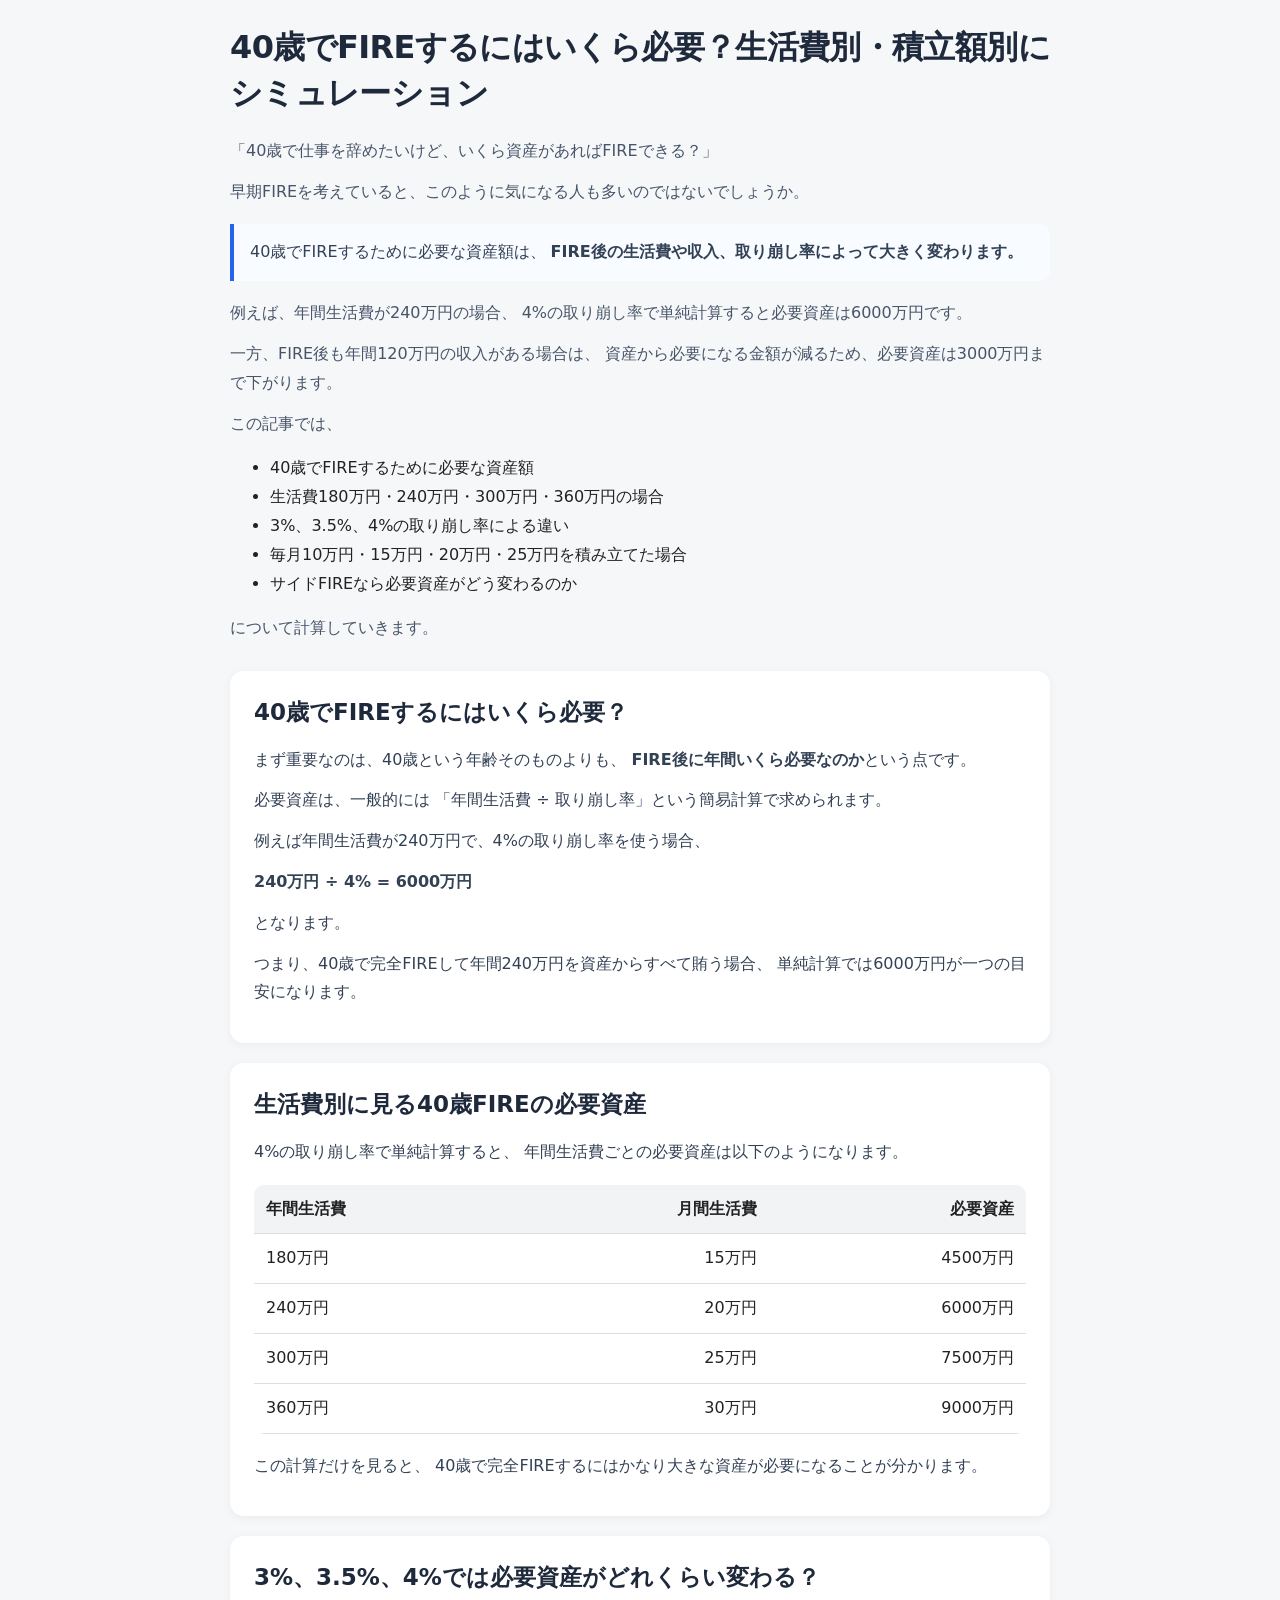
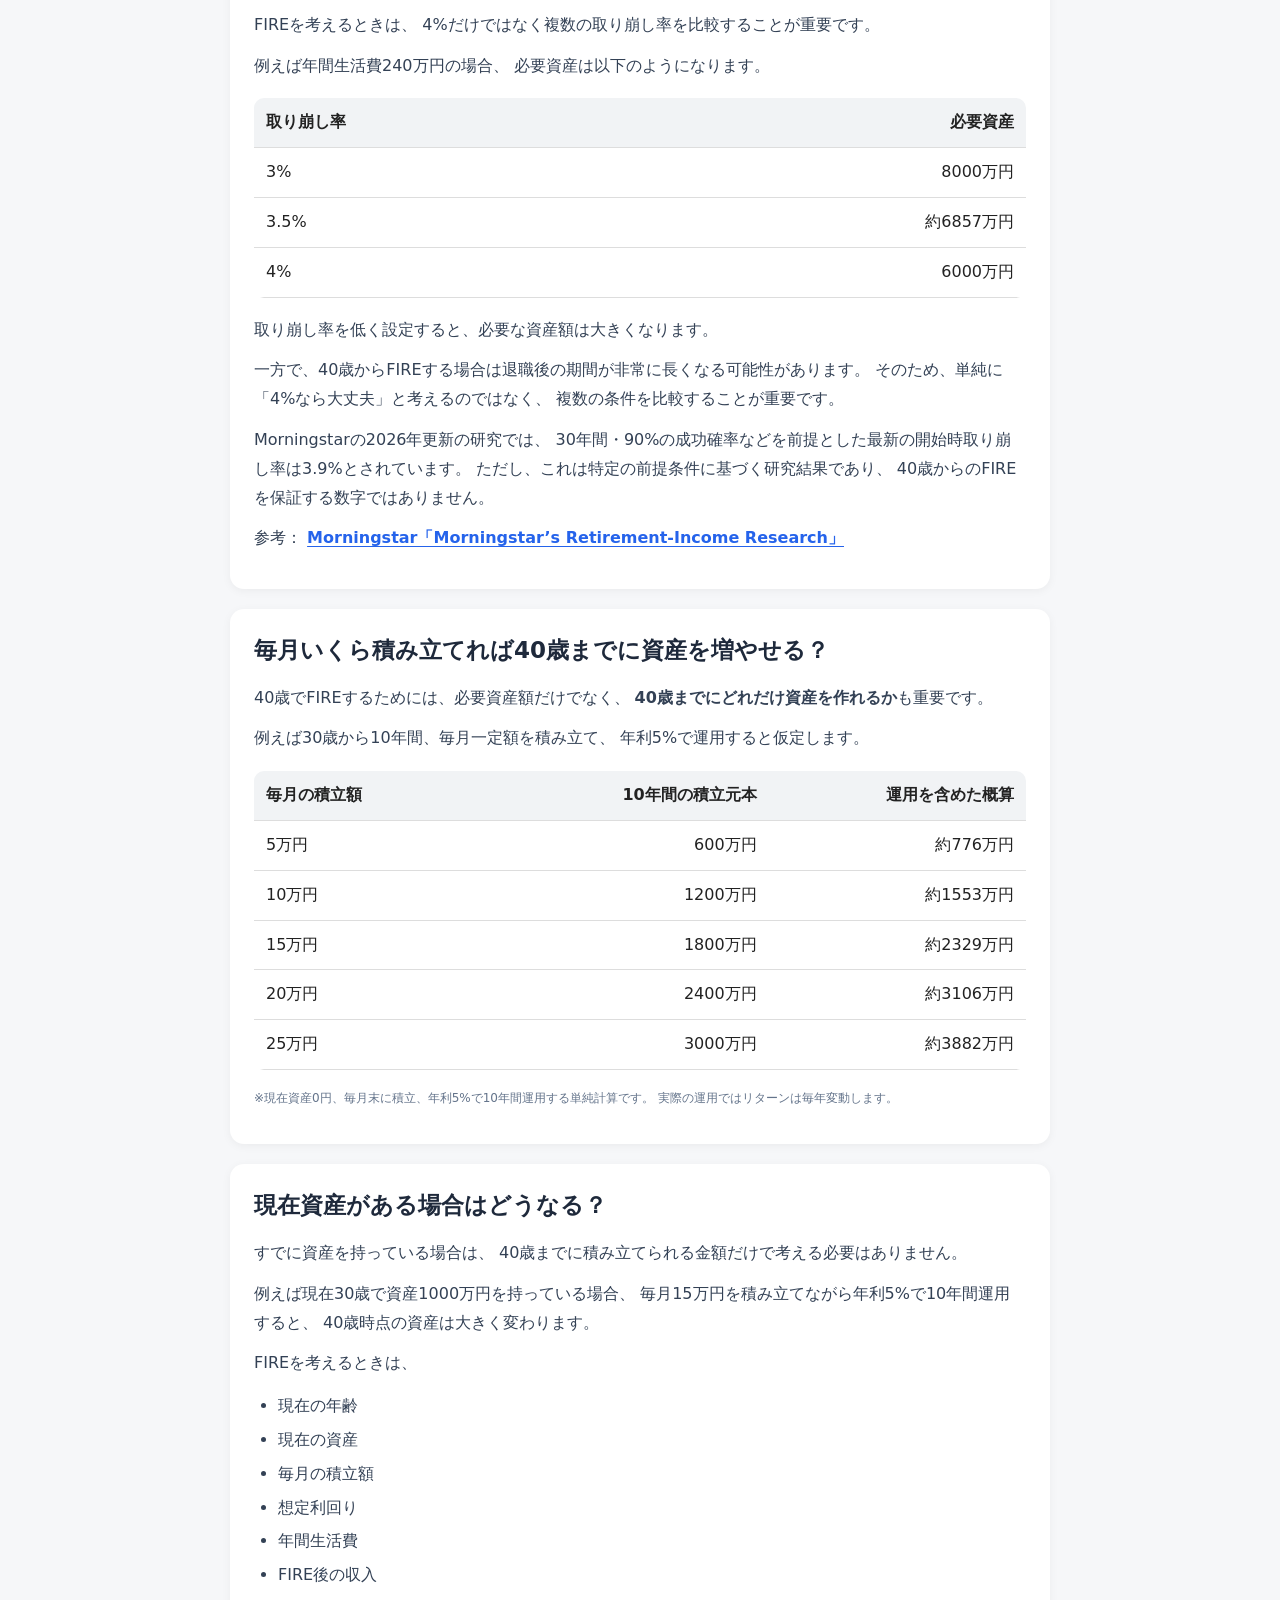
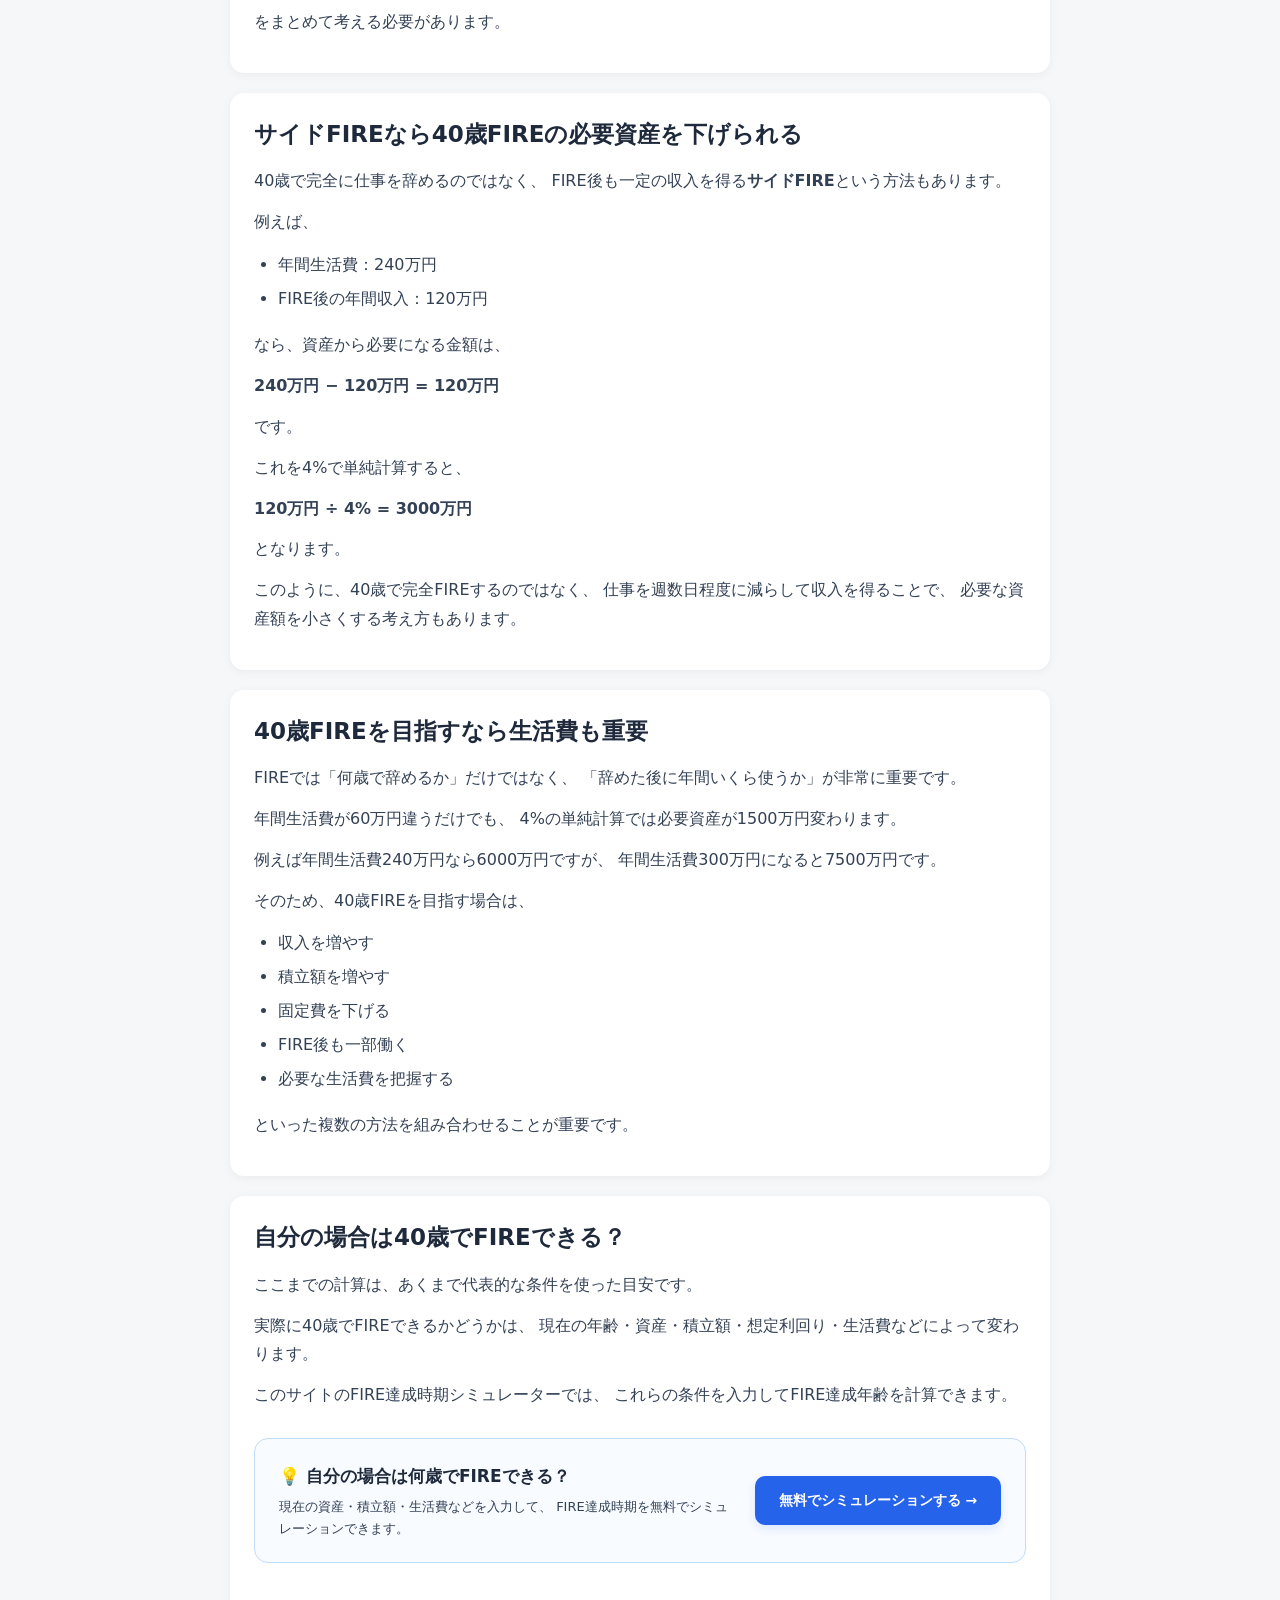
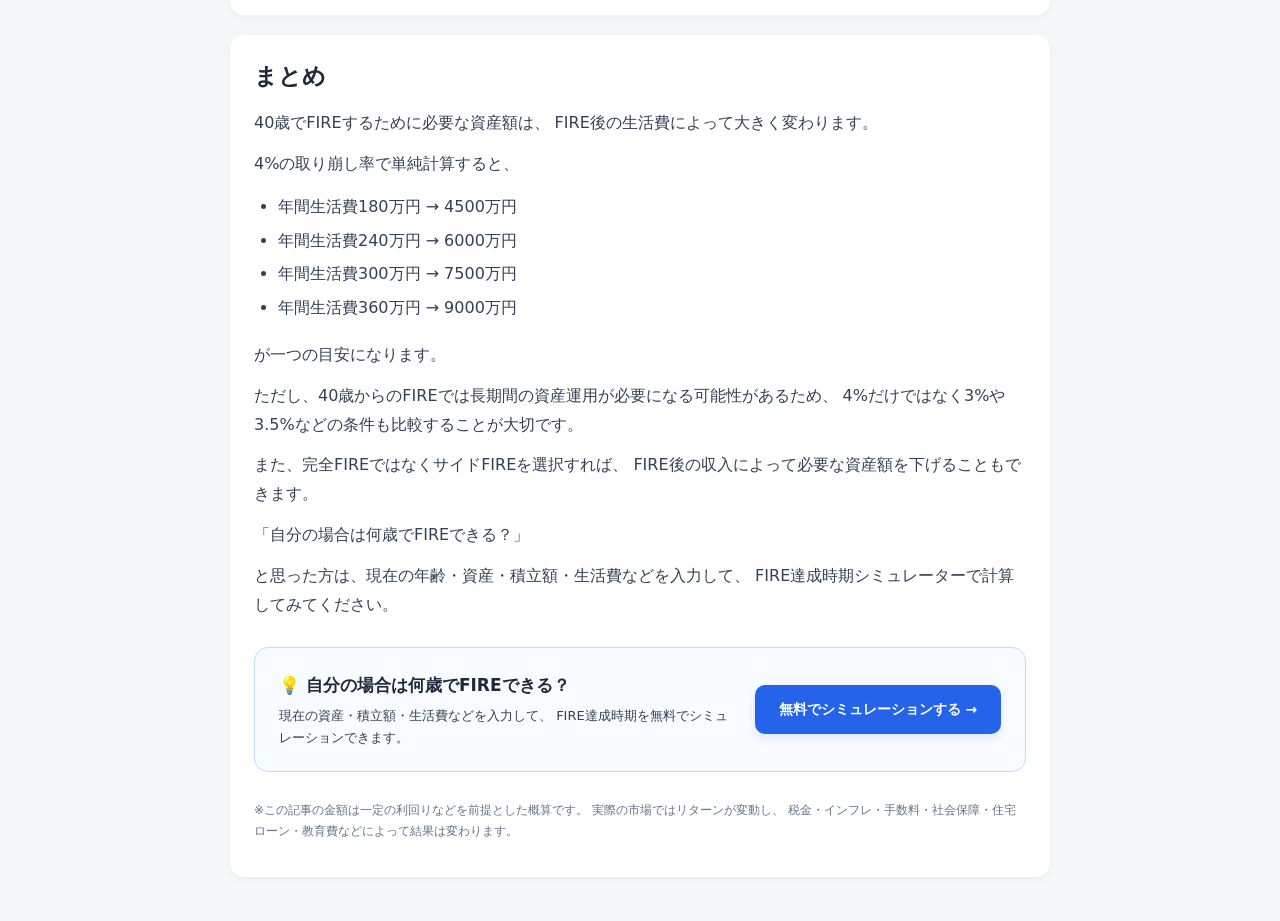
<file: articles/fire-40/index.html>
<!doctype html>
<html lang="ja">

<head>
  <meta charset="utf-8">
  <meta name="viewport" content="width=device-width,initial-scale=1">

  <title>40歳でFIREするにはいくら必要？生活費別・積立額別にシミュレーション</title>

  <meta
    name="description"
    content="40歳でFIREするにはいくら必要？年間生活費180万円・240万円・300万円・360万円の場合の必要資産額を比較し、現在資産や毎月の積立額から40歳までにいくら貯められるかをシミュレーションします。"
  >

  <link
    rel="canonical"
    href="https://fire-life.github.io/articles/fire-40/"
  >

  <link rel="stylesheet" href="../../css/style.css">

  <!-- Google tag (gtag.js) -->
  <script
    async
    src="https://www.googletagmanager.com/gtag/js?id=G-NG20VCZBQ1"
  ></script>

  <script>
    window.dataLayer = window.dataLayer || [];

    function gtag() {
      dataLayer.push(arguments);
    }

    gtag('js', new Date());

    gtag('config', 'G-NG20VCZBQ1');
  </script>

  <!-- Clarity -->
  <script type="text/javascript">
    (function (c, l, a, r, i, t, y) {
      c[a] = c[a] || function () {
        (c[a].q = c[a].q || []).push(arguments)
      };

      t = l.createElement(r);
      t.async = 1;
      t.src = "https://www.clarity.ms/tag/" + i;

      y = l.getElementsByTagName(r)[0];
      y.parentNode.insertBefore(t, y);
    })(window, document, "clarity", "script", "yljt2ghzxx");
  </script>

  <!-- Article structured data -->
  <script type="application/ld+json">
  {
    "@context": "https://schema.org",
    "@type": "BlogPosting",
    "headline": "40歳でFIREするにはいくら必要？生活費別・積立額別にシミュレーション",
    "description": "40歳でFIREするために必要な資産額を、年間生活費や取り崩し率、積立額などからシミュレーションします。",
    "datePublished": "2026-09-21",
    "dateModified": "2026-09-21",
    "mainEntityOfPage": {
      "@type": "WebPage",
      "@id": "https://fire-life.github.io/articles/fire-40/"
    },
    "publisher": {
      "@type": "Organization",
      "name": "FIRE達成時期シミュレーター",
      "url": "https://fire-life.github.io/"
    }
  }
  </script>

</head>

<body>

  <article class="article">

    <!-- ====================
         導入
    ==================== -->

    <div class="article-lead">

      <h1>
        40歳でFIREするにはいくら必要？生活費別・積立額別にシミュレーション
      </h1>

      <p>
        「40歳で仕事を辞めたいけど、いくら資産があればFIREできる？」
      </p>

      <p>
        早期FIREを考えていると、このように気になる人も多いのではないでしょうか。
      </p>

      <p class="key-point">
        40歳でFIREするために必要な資産額は、
        <strong>FIRE後の生活費や収入、取り崩し率によって大きく変わります。</strong>
      </p>

      <p>
        例えば、年間生活費が240万円の場合、
        4%の取り崩し率で単純計算すると必要資産は6000万円です。
      </p>

      <p>
        一方、FIRE後も年間120万円の収入がある場合は、
        資産から必要になる金額が減るため、必要資産は3000万円まで下がります。
      </p>

      <p>
        この記事では、
      </p>

      <ul>
        <li>40歳でFIREするために必要な資産額</li>
        <li>生活費180万円・240万円・300万円・360万円の場合</li>
        <li>3%、3.5%、4%の取り崩し率による違い</li>
        <li>毎月10万円・15万円・20万円・25万円を積み立てた場合</li>
        <li>サイドFIREなら必要資産がどう変わるのか</li>
      </ul>

      <p>
        について計算していきます。
      </p>

    </div>


    <!-- ====================
         40歳FIREに必要な資産
    ==================== -->

    <section class="card article-section">

      <h2>40歳でFIREするにはいくら必要？</h2>

      <p>
        まず重要なのは、40歳という年齢そのものよりも、
        <strong>FIRE後に年間いくら必要なのか</strong>という点です。
      </p>

      <p>
        必要資産は、一般的には
        「年間生活費 ÷ 取り崩し率」という簡易計算で求められます。
      </p>

      <p>
        例えば年間生活費が240万円で、4%の取り崩し率を使う場合、
      </p>

      <p>
        <strong>240万円 ÷ 4% = 6000万円</strong>
      </p>

      <p>
        となります。
      </p>

      <p>
        つまり、40歳で完全FIREして年間240万円を資産からすべて賄う場合、
        単純計算では6000万円が一つの目安になります。
      </p>

    </section>


    <!-- ====================
         生活費別
    ==================== -->

    <section class="card article-section">

      <h2>生活費別に見る40歳FIREの必要資産</h2>

      <p>
        4%の取り崩し率で単純計算すると、
        年間生活費ごとの必要資産は以下のようになります。
      </p>

      <div class="table-wrap">
        <table>

          <thead>
            <tr>
              <th>年間生活費</th>
              <th>月間生活費</th>
              <th>必要資産</th>
            </tr>
          </thead>

          <tbody>

            <tr>
              <td>180万円</td>
              <td>15万円</td>
              <td>4500万円</td>
            </tr>

            <tr>
              <td>240万円</td>
              <td>20万円</td>
              <td>6000万円</td>
            </tr>

            <tr>
              <td>300万円</td>
              <td>25万円</td>
              <td>7500万円</td>
            </tr>

            <tr>
              <td>360万円</td>
              <td>30万円</td>
              <td>9000万円</td>
            </tr>

          </tbody>

        </table>
      </div>

      <p>
        この計算だけを見ると、
        40歳で完全FIREするにはかなり大きな資産が必要になることが分かります。
      </p>

    </section>


    <!-- ====================
         取り崩し率比較
    ==================== -->

    <section class="card article-section">

      <h2>3%、3.5%、4%では必要資産がどれくらい変わる？</h2>

      <p>
        FIREを考えるときは、
        4%だけではなく複数の取り崩し率を比較することが重要です。
      </p>

      <p>
        例えば年間生活費240万円の場合、
        必要資産は以下のようになります。
      </p>

      <div class="table-wrap">
        <table>

          <thead>
            <tr>
              <th>取り崩し率</th>
              <th>必要資産</th>
            </tr>
          </thead>

          <tbody>

            <tr>
              <td>3%</td>
              <td>8000万円</td>
            </tr>

            <tr>
              <td>3.5%</td>
              <td>約6857万円</td>
            </tr>

            <tr>
              <td>4%</td>
              <td>6000万円</td>
            </tr>

          </tbody>

        </table>
      </div>

      <p>
        取り崩し率を低く設定すると、必要な資産額は大きくなります。
      </p>

      <p>
        一方で、40歳からFIREする場合は退職後の期間が非常に長くなる可能性があります。
        そのため、単純に「4%なら大丈夫」と考えるのではなく、
        複数の条件を比較することが重要です。
      </p>

      <p>
        Morningstarの2026年更新の研究では、
        30年間・90%の成功確率などを前提とした最新の開始時取り崩し率は3.9%とされています。
        ただし、これは特定の前提条件に基づく研究結果であり、
        40歳からのFIREを保証する数字ではありません。
      </p>

      <p>
        参考：
        <a
          href="https://www.morningstar.com/retirement/morningstars-retirement-income-research-finding-your-safe-withdrawal-rate"
        >
          Morningstar「Morningstar’s Retirement-Income Research」
        </a>
      </p>

    </section>


    <!-- ====================
         積立額別
    ==================== -->

    <section class="card article-section">

      <h2>毎月いくら積み立てれば40歳までに資産を増やせる？</h2>

      <p>
        40歳でFIREするためには、必要資産額だけでなく、
        <strong>40歳までにどれだけ資産を作れるか</strong>も重要です。
      </p>

      <p>
        例えば30歳から10年間、毎月一定額を積み立て、
        年利5%で運用すると仮定します。
      </p>

      <div class="table-wrap">
        <table>

          <thead>
            <tr>
              <th>毎月の積立額</th>
              <th>10年間の積立元本</th>
              <th>運用を含めた概算</th>
            </tr>
          </thead>

          <tbody>

            <tr>
              <td>5万円</td>
              <td>600万円</td>
              <td>約776万円</td>
            </tr>

            <tr>
              <td>10万円</td>
              <td>1200万円</td>
              <td>約1553万円</td>
            </tr>

            <tr>
              <td>15万円</td>
              <td>1800万円</td>
              <td>約2329万円</td>
            </tr>

            <tr>
              <td>20万円</td>
              <td>2400万円</td>
              <td>約3106万円</td>
            </tr>

            <tr>
              <td>25万円</td>
              <td>3000万円</td>
              <td>約3882万円</td>
            </tr>

          </tbody>

        </table>
      </div>

      <p class="note">
        ※現在資産0円、毎月末に積立、年利5%で10年間運用する単純計算です。
        実際の運用ではリターンは毎年変動します。
      </p>

    </section>


    <!-- ====================
         現在資産がある場合
    ==================== -->

    <section class="card article-section">

      <h2>現在資産がある場合はどうなる？</h2>

      <p>
        すでに資産を持っている場合は、
        40歳までに積み立てられる金額だけで考える必要はありません。
      </p>

      <p>
        例えば現在30歳で資産1000万円を持っている場合、
        毎月15万円を積み立てながら年利5%で10年間運用すると、
        40歳時点の資産は大きく変わります。
      </p>

      <p>
        FIREを考えるときは、
      </p>

      <ul>
        <li>現在の年齢</li>
        <li>現在の資産</li>
        <li>毎月の積立額</li>
        <li>想定利回り</li>
        <li>年間生活費</li>
        <li>FIRE後の収入</li>
      </ul>

      <p>
        をまとめて考える必要があります。
      </p>

    </section>


    <!-- ====================
         サイドFIRE
    ==================== -->

    <section class="card article-section">

      <h2>サイドFIREなら40歳FIREの必要資産を下げられる</h2>

      <p>
        40歳で完全に仕事を辞めるのではなく、
        FIRE後も一定の収入を得る<strong>サイドFIRE</strong>という方法もあります。
      </p>

      <p>
        例えば、
      </p>

      <ul>
        <li>年間生活費：240万円</li>
        <li>FIRE後の年間収入：120万円</li>
      </ul>

      <p>
        なら、資産から必要になる金額は、
      </p>

      <p>
        <strong>240万円 − 120万円 = 120万円</strong>
      </p>

      <p>
        です。
      </p>

      <p>
        これを4%で単純計算すると、
      </p>

      <p>
        <strong>120万円 ÷ 4% = 3000万円</strong>
      </p>

      <p>
        となります。
      </p>

      <p>
        このように、40歳で完全FIREするのではなく、
        仕事を週数日程度に減らして収入を得ることで、
        必要な資産額を小さくする考え方もあります。
      </p>

    </section>


    <!-- ====================
         生活費
    ==================== -->

    <section class="card article-section">

      <h2>40歳FIREを目指すなら生活費も重要</h2>

      <p>
        FIREでは「何歳で辞めるか」だけではなく、
        「辞めた後に年間いくら使うか」が非常に重要です。
      </p>

      <p>
        年間生活費が60万円違うだけでも、
        4%の単純計算では必要資産が1500万円変わります。
      </p>

      <p>
        例えば年間生活費240万円なら6000万円ですが、
        年間生活費300万円になると7500万円です。
      </p>

      <p>
        そのため、40歳FIREを目指す場合は、
      </p>

      <ul>
        <li>収入を増やす</li>
        <li>積立額を増やす</li>
        <li>固定費を下げる</li>
        <li>FIRE後も一部働く</li>
        <li>必要な生活費を把握する</li>
      </ul>

      <p>
        といった複数の方法を組み合わせることが重要です。
      </p>

    </section>


    <!-- ====================
         自分の場合
    ==================== -->

    <section class="card article-section">

      <h2>自分の場合は40歳でFIREできる？</h2>

      <p>
        ここまでの計算は、あくまで代表的な条件を使った目安です。
      </p>

      <p>
        実際に40歳でFIREできるかどうかは、
        現在の年齢・資産・積立額・想定利回り・生活費などによって変わります。
      </p>

      <p>
        このサイトのFIRE達成時期シミュレーターでは、
        これらの条件を入力してFIRE達成年齢を計算できます。
      </p>

      <div class="simulator-cta">

        <div class="simulator-cta-content">

          <div class="simulator-cta-text">

            <div class="simulator-cta-label">
              💡 自分の場合は何歳でFIREできる？
            </div>

            <p class="simulator-cta-description">
              現在の資産・積立額・生活費などを入力して、
              FIRE達成時期を無料でシミュレーションできます。
            </p>

          </div>

          <a
            class="simulator-cta-button"
            href="../../index.html"
          >
            無料でシミュレーションする →
          </a>

        </div>

      </div>

    </section>


    <!-- ====================
         まとめ
    ==================== -->

    <section class="card article-section">

      <h2>まとめ</h2>

      <p class="key-point">
        40歳でFIREするために必要な資産額は、
        FIRE後の生活費によって大きく変わります。
      </p>

      <p>
        4%の取り崩し率で単純計算すると、
      </p>

      <ul>
        <li>年間生活費180万円 → 4500万円</li>
        <li>年間生活費240万円 → 6000万円</li>
        <li>年間生活費300万円 → 7500万円</li>
        <li>年間生活費360万円 → 9000万円</li>
      </ul>

      <p>
        が一つの目安になります。
      </p>

      <p>
        ただし、40歳からのFIREでは長期間の資産運用が必要になる可能性があるため、
        4%だけではなく3%や3.5%などの条件も比較することが大切です。
      </p>

      <p>
        また、完全FIREではなくサイドFIREを選択すれば、
        FIRE後の収入によって必要な資産額を下げることもできます。
      </p>

      <p>
        「自分の場合は何歳でFIREできる？」
      </p>

      <p>
        と思った方は、現在の年齢・資産・積立額・生活費などを入力して、
        FIRE達成時期シミュレーターで計算してみてください。
      </p>

      <div class="simulator-cta">

        <div class="simulator-cta-content">

          <div class="simulator-cta-text">

            <div class="simulator-cta-label">
              💡 自分の場合は何歳でFIREできる？
            </div>

            <p class="simulator-cta-description">
              現在の資産・積立額・生活費などを入力して、
              FIRE達成時期を無料でシミュレーションできます。
            </p>

          </div>

          <a
            class="simulator-cta-button"
            href="../../index.html"
          >
            無料でシミュレーションする →
          </a>

        </div>

      </div>

      <p class="note">
        ※この記事の金額は一定の利回りなどを前提とした概算です。
        実際の市場ではリターンが変動し、
        税金・インフレ・手数料・社会保障・住宅ローン・教育費などによって結果は変わります。
      </p>

    </section>

  </article>

</body>

</html>
</file>
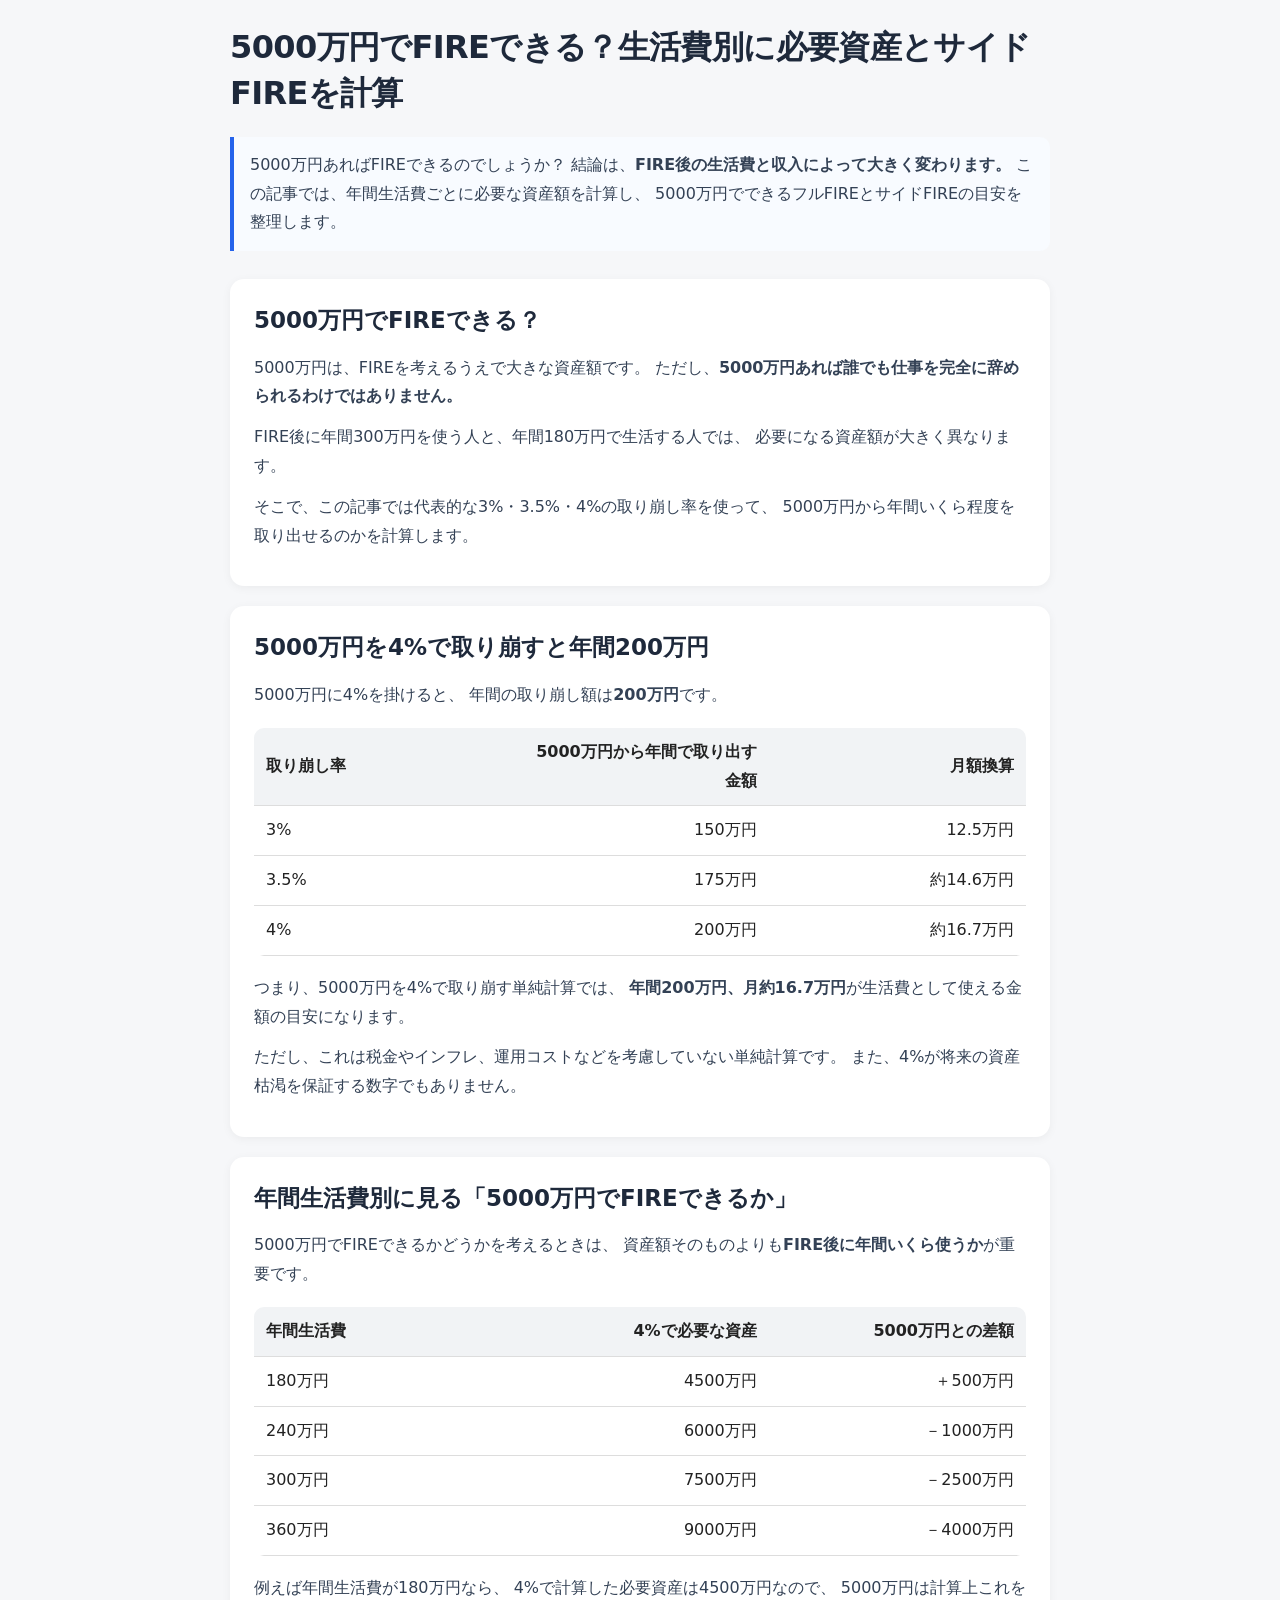
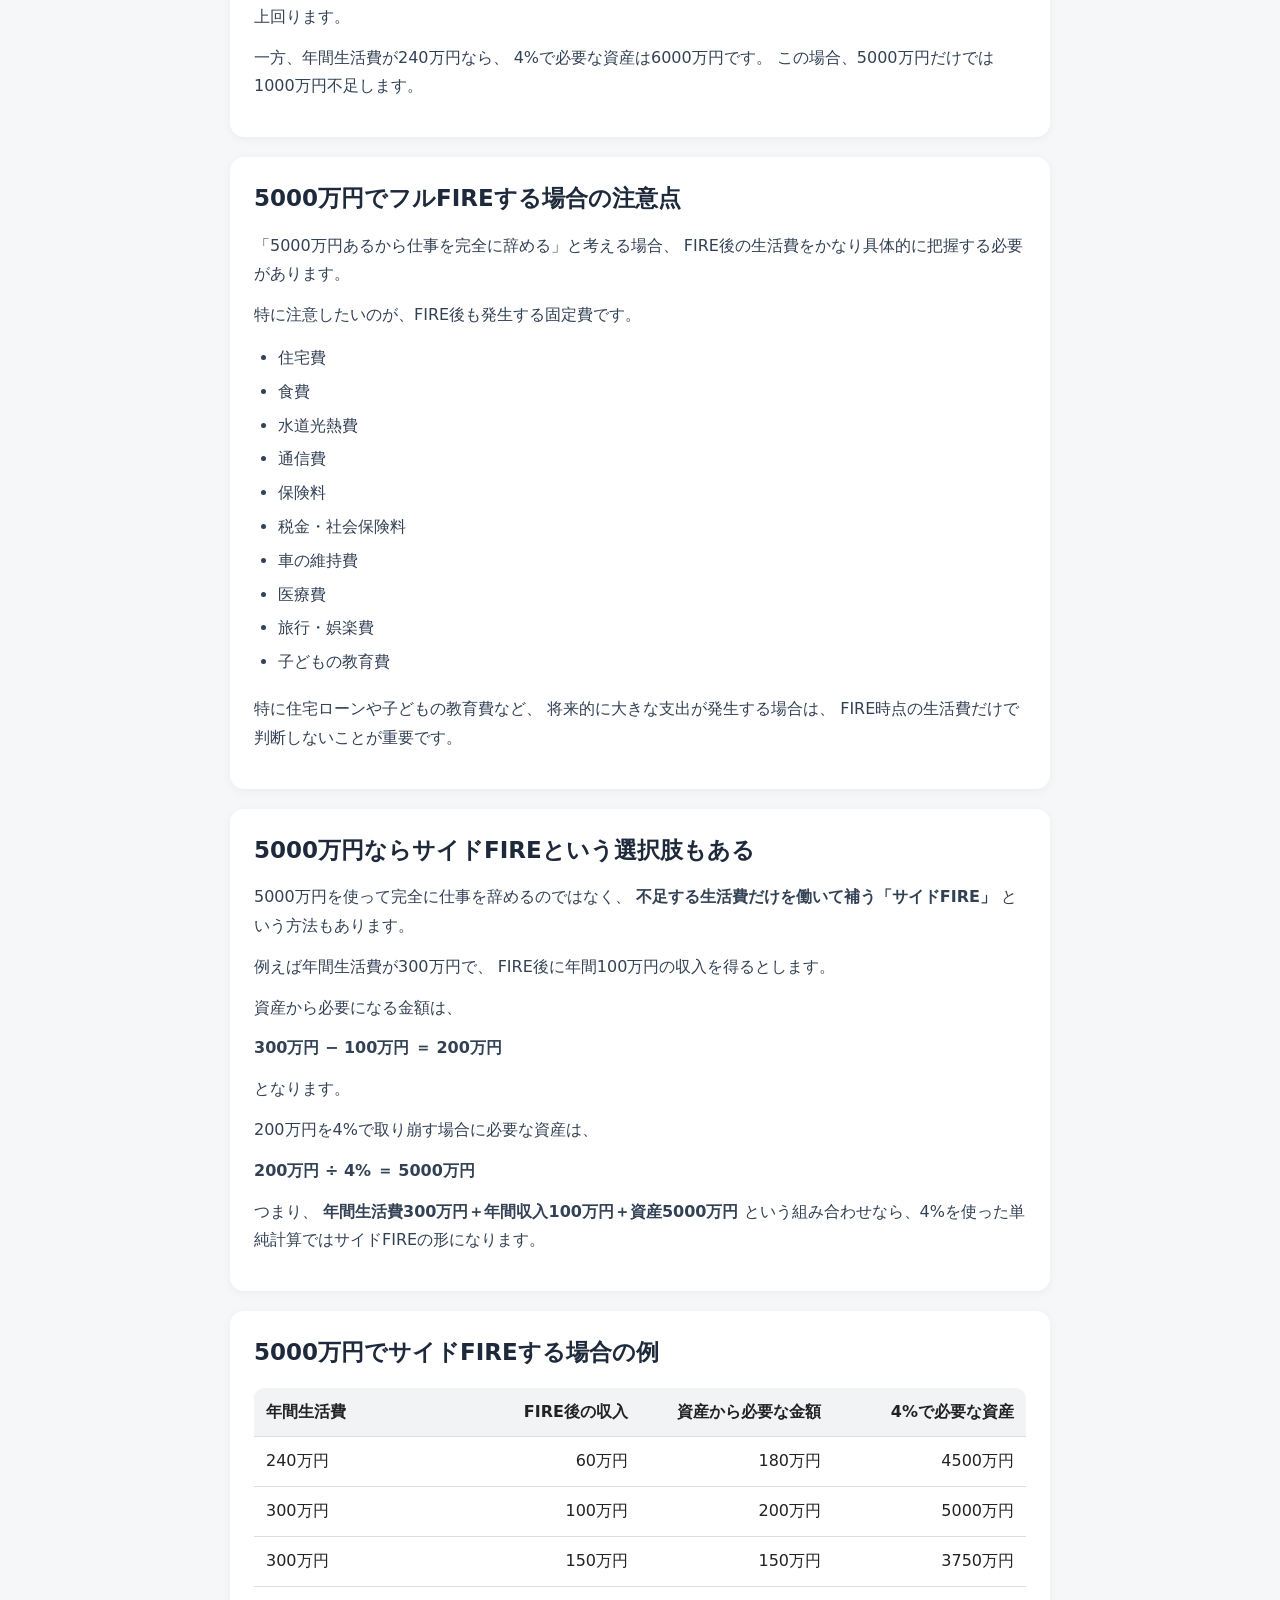
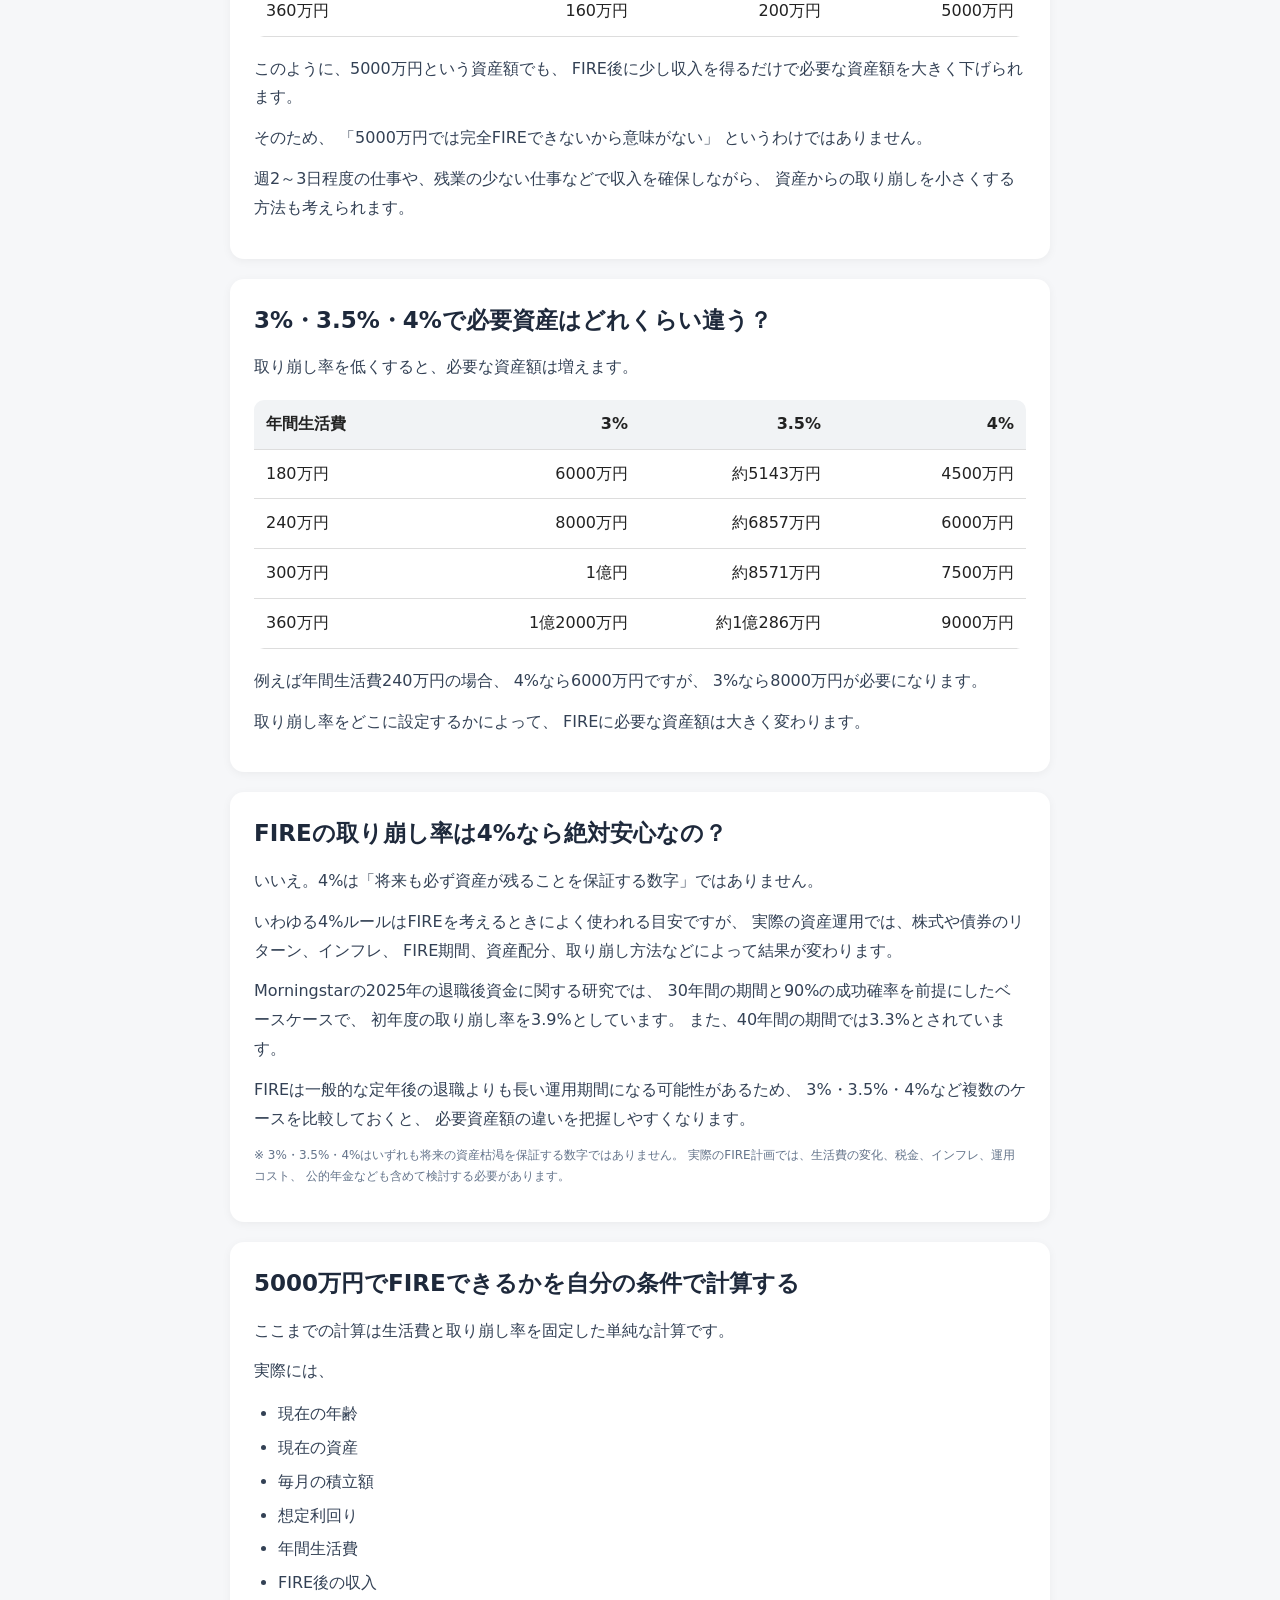
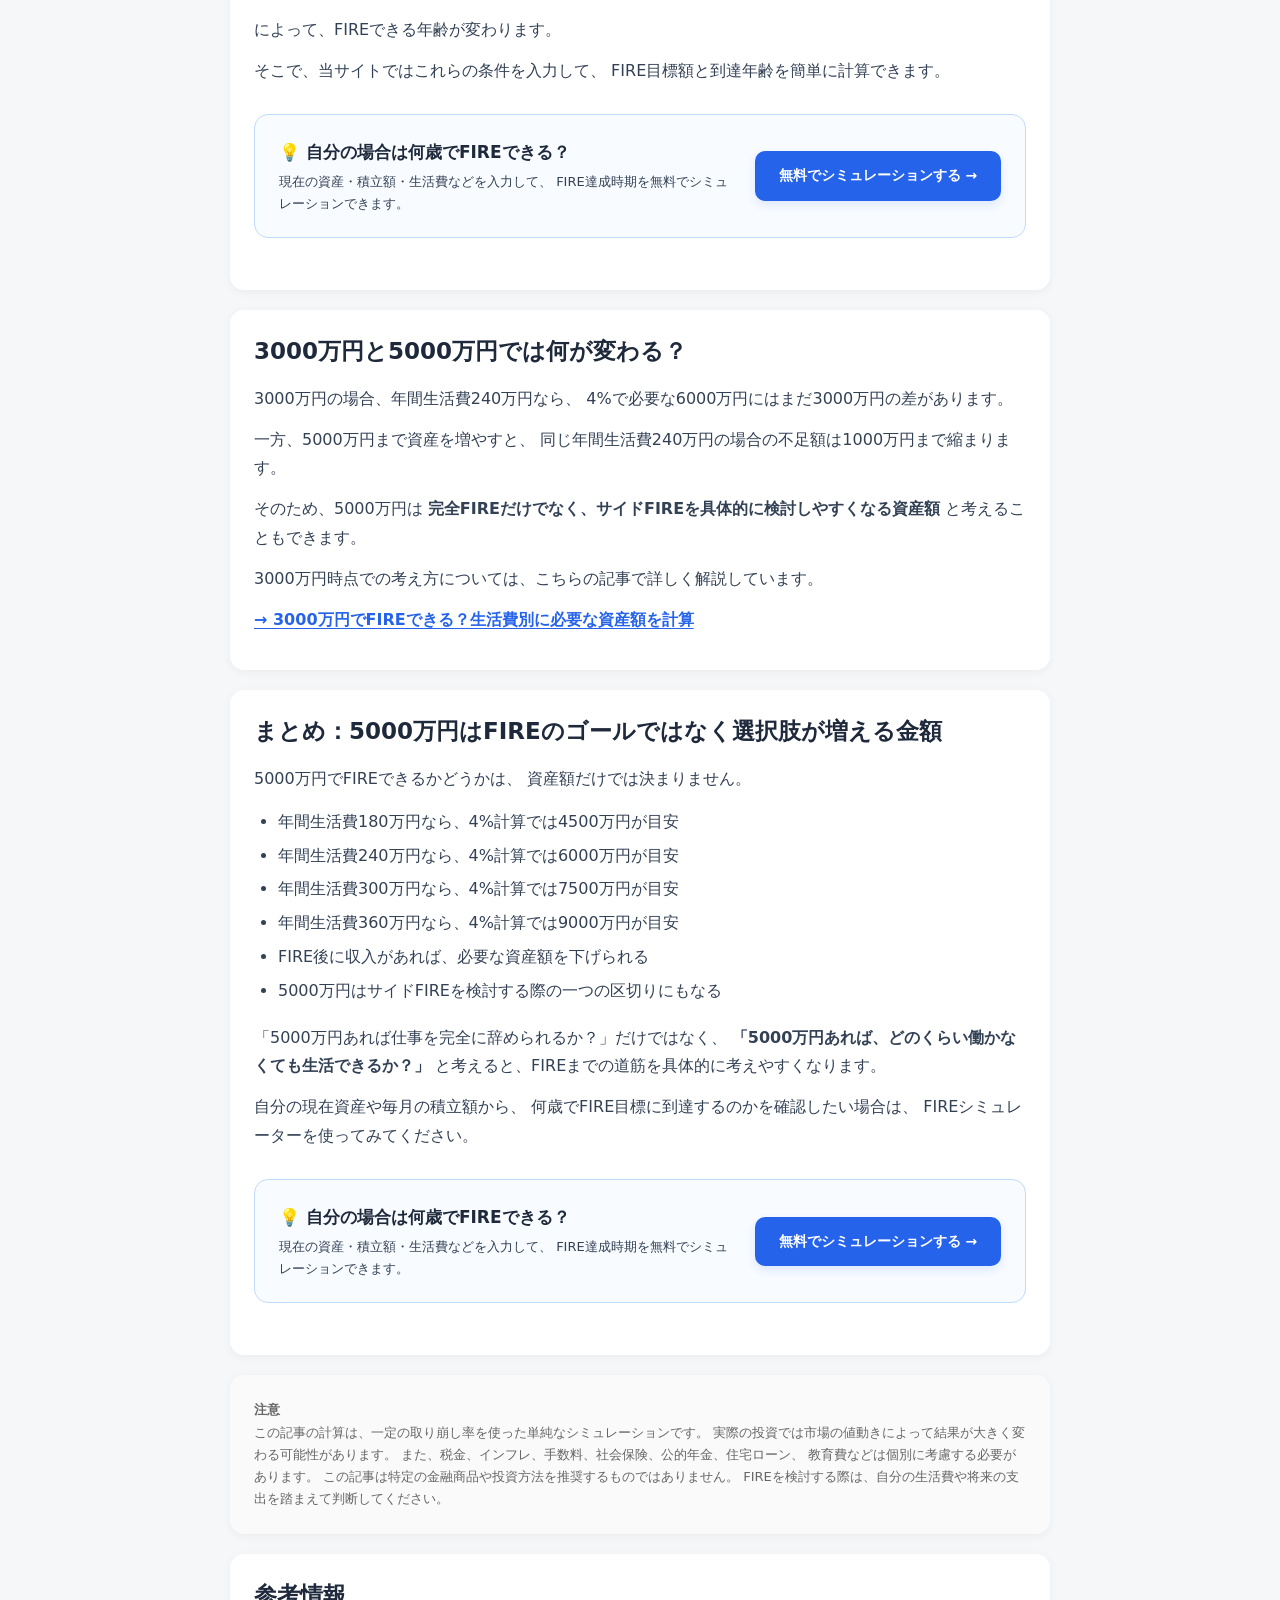
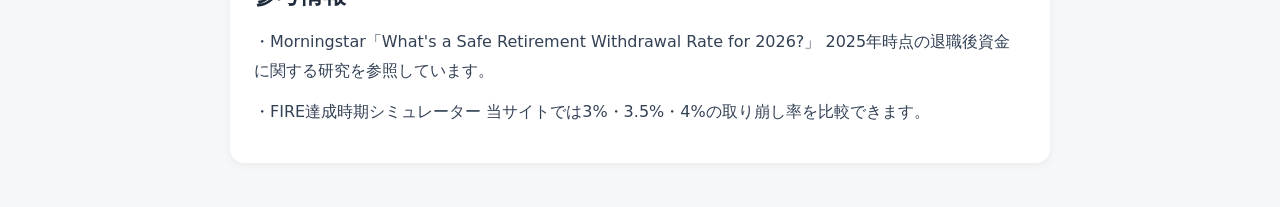
<file: articles/fire-5000man/index.html>
<!doctype html>
<html lang="ja">

<head>
  <meta charset="utf-8">
  <meta name="viewport" content="width=device-width,initial-scale=1">

  <title>5000万円でFIREできる？生活費別に必要資産とサイドFIREを計算</title>

  <meta
    name="description"
    content="5000万円あればFIREできる？年間生活費180万円・240万円・300万円・360万円の場合に必要な資産額を3%・3.5%・4%の取り崩し率で比較。5000万円でできるフルFIREとサイドFIREの目安も解説します。"
  >

  <link
    rel="canonical"
    href="https://fire-life.github.io/articles/fire-5000man/"
  >

  <link rel="stylesheet" href="../../css/style.css">

  <!-- Google tag (gtag.js) -->
  <script
    async
    src="https://www.googletagmanager.com/gtag/js?id=G-NG20VCZBQ1"
  ></script>

  <script>
    window.dataLayer = window.dataLayer || [];

    function gtag() {
      dataLayer.push(arguments);
    }

    gtag('js', new Date());

    gtag('config', 'G-NG20VCZBQ1');
  </script>

  <!-- Clarity -->
  <script type="text/javascript">
    (function (c, l, a, r, i, t, y) {
      c[a] = c[a] || function () {
        (c[a].q = c[a].q || []).push(arguments)
      };

      t = l.createElement(r);
      t.async = 1;
      t.src = "https://www.clarity.ms/tag/" + i;

      y = l.getElementsByTagName(r)[0];
      y.parentNode.insertBefore(t, y);
    })(window, document, "clarity", "script", "yljt2ghzxx");
  </script>

  <!-- Article structured data -->
  <script type="application/ld+json">
  {
    "@context": "https://schema.org",
    "@type": "Article",
    "headline": "5000万円でFIREできる？生活費別に必要資産とサイドFIREを計算",
    "description": "5000万円あればFIREできるのか、年間生活費別に必要資産を計算し、フルFIREとサイドFIREの考え方を解説します。",
    "datePublished": "2026-09-21",
    "dateModified": "2026-09-21",
    "mainEntityOfPage": {
      "@type": "WebPage",
      "@id": "https://fire-life.github.io/articles/fire-5000man/"
    },
    "publisher": {
      "@type": "Organization",
      "name": "FIRE達成時期シミュレーター"
    }
  }
  </script>

</head>

<body>

  <article class="article">

    <!-- ====================
         導入
    ==================== -->

    <div class="article-lead">

      <h1>
        5000万円でFIREできる？生活費別に必要資産とサイドFIREを計算
      </h1>

      <p class="key-point">
        5000万円あればFIREできるのでしょうか？
        結論は、<strong>FIRE後の生活費と収入によって大きく変わります。</strong>
        この記事では、年間生活費ごとに必要な資産額を計算し、
        5000万円でできるフルFIREとサイドFIREの目安を整理します。
      </p>

    </div>


    <!-- ====================
         5000万円でFIREできる？
    ==================== -->

    <section class="card article-section">

      <h2>5000万円でFIREできる？</h2>

      <p>
        5000万円は、FIREを考えるうえで大きな資産額です。
        ただし、<strong>5000万円あれば誰でも仕事を完全に辞められるわけではありません。</strong>
      </p>

      <p>
        FIRE後に年間300万円を使う人と、年間180万円で生活する人では、
        必要になる資産額が大きく異なります。
      </p>

      <p>
        そこで、この記事では代表的な3%・3.5%・4%の取り崩し率を使って、
        5000万円から年間いくら程度を取り出せるのかを計算します。
      </p>

    </section>


    <!-- ====================
         4%で年間200万円
    ==================== -->

    <section class="card article-section">

      <h2>5000万円を4%で取り崩すと年間200万円</h2>

      <p>
        5000万円に4%を掛けると、
        年間の取り崩し額は<strong>200万円</strong>です。
      </p>

      <div class="table-wrap">
        <table>

          <tr>
            <th>取り崩し率</th>
            <th>5000万円から年間で取り出す金額</th>
            <th>月額換算</th>
          </tr>

          <tr>
            <td>3%</td>
            <td>150万円</td>
            <td>12.5万円</td>
          </tr>

          <tr>
            <td>3.5%</td>
            <td>175万円</td>
            <td>約14.6万円</td>
          </tr>

          <tr>
            <td>4%</td>
            <td>200万円</td>
            <td>約16.7万円</td>
          </tr>

        </table>
      </div>

      <p>
        つまり、5000万円を4%で取り崩す単純計算では、
        <strong>年間200万円、月約16.7万円</strong>が生活費として使える金額の目安になります。
      </p>

      <p>
        ただし、これは税金やインフレ、運用コストなどを考慮していない単純計算です。
        また、4%が将来の資産枯渇を保証する数字でもありません。
      </p>

    </section>


    <!-- ====================
         生活費別
    ==================== -->

    <section class="card article-section">

      <h2>年間生活費別に見る「5000万円でFIREできるか」</h2>

      <p>
        5000万円でFIREできるかどうかを考えるときは、
        資産額そのものよりも<strong>FIRE後に年間いくら使うか</strong>が重要です。
      </p>

      <div class="table-wrap">
        <table>

          <tr>
            <th>年間生活費</th>
            <th>4%で必要な資産</th>
            <th>5000万円との差額</th>
          </tr>

          <tr>
            <td>180万円</td>
            <td>4500万円</td>
            <td>＋500万円</td>
          </tr>

          <tr>
            <td>240万円</td>
            <td>6000万円</td>
            <td>－1000万円</td>
          </tr>

          <tr>
            <td>300万円</td>
            <td>7500万円</td>
            <td>－2500万円</td>
          </tr>

          <tr>
            <td>360万円</td>
            <td>9000万円</td>
            <td>－4000万円</td>
          </tr>

        </table>
      </div>

      <p>
        例えば年間生活費が180万円なら、
        4%で計算した必要資産は4500万円なので、
        5000万円は計算上これを上回ります。
      </p>

      <p>
        一方、年間生活費が240万円なら、
        4%で必要な資産は6000万円です。
        この場合、5000万円だけでは1000万円不足します。
      </p>

    </section>


    <!-- ====================
         フルFIREの注意点
    ==================== -->

    <section class="card article-section">

      <h2>5000万円でフルFIREする場合の注意点</h2>

      <p>
        「5000万円あるから仕事を完全に辞める」と考える場合、
        FIRE後の生活費をかなり具体的に把握する必要があります。
      </p>

      <p>
        特に注意したいのが、FIRE後も発生する固定費です。
      </p>

      <ul>
        <li>住宅費</li>
        <li>食費</li>
        <li>水道光熱費</li>
        <li>通信費</li>
        <li>保険料</li>
        <li>税金・社会保険料</li>
        <li>車の維持費</li>
        <li>医療費</li>
        <li>旅行・娯楽費</li>
        <li>子どもの教育費</li>
      </ul>

      <p>
        特に住宅ローンや子どもの教育費など、
        将来的に大きな支出が発生する場合は、
        FIRE時点の生活費だけで判断しないことが重要です。
      </p>

    </section>


    <!-- ====================
         サイドFIRE
    ==================== -->

    <section class="card article-section">

      <h2>5000万円ならサイドFIREという選択肢もある</h2>

      <p>
        5000万円を使って完全に仕事を辞めるのではなく、
        <strong>不足する生活費だけを働いて補う「サイドFIRE」</strong>
        という方法もあります。
      </p>

      <p>
        例えば年間生活費が300万円で、
        FIRE後に年間100万円の収入を得るとします。
      </p>

      <p>
        資産から必要になる金額は、
      </p>

      <p>
        <strong>300万円 − 100万円 ＝ 200万円</strong>
      </p>

      <p>
        となります。
      </p>

      <p>
        200万円を4%で取り崩す場合に必要な資産は、
      </p>

      <p>
        <strong>200万円 ÷ 4% ＝ 5000万円</strong>
      </p>

      <p>
        つまり、
        <strong>年間生活費300万円＋年間収入100万円＋資産5000万円</strong>
        という組み合わせなら、4%を使った単純計算ではサイドFIREの形になります。
      </p>

    </section>


    <!-- ====================
         サイドFIRE例
    ==================== -->

    <section class="card article-section">

      <h2>5000万円でサイドFIREする場合の例</h2>

      <div class="table-wrap">
        <table>

          <tr>
            <th>年間生活費</th>
            <th>FIRE後の収入</th>
            <th>資産から必要な金額</th>
            <th>4%で必要な資産</th>
          </tr>

          <tr>
            <td>240万円</td>
            <td>60万円</td>
            <td>180万円</td>
            <td>4500万円</td>
          </tr>

          <tr>
            <td>300万円</td>
            <td>100万円</td>
            <td>200万円</td>
            <td>5000万円</td>
          </tr>

          <tr>
            <td>300万円</td>
            <td>150万円</td>
            <td>150万円</td>
            <td>3750万円</td>
          </tr>

          <tr>
            <td>360万円</td>
            <td>160万円</td>
            <td>200万円</td>
            <td>5000万円</td>
          </tr>

        </table>
      </div>

      <p>
        このように、5000万円という資産額でも、
        FIRE後に少し収入を得るだけで必要な資産額を大きく下げられます。
      </p>

      <p>
        そのため、
        「5000万円では完全FIREできないから意味がない」
        というわけではありません。
      </p>

      <p>
        週2～3日程度の仕事や、残業の少ない仕事などで収入を確保しながら、
        資産からの取り崩しを小さくする方法も考えられます。
      </p>

    </section>


    <!-- ====================
         取り崩し率比較
    ==================== -->

    <section class="card article-section">

      <h2>3%・3.5%・4%で必要資産はどれくらい違う？</h2>

      <p>
        取り崩し率を低くすると、必要な資産額は増えます。
      </p>

      <div class="table-wrap">
        <table>

          <tr>
            <th>年間生活費</th>
            <th>3%</th>
            <th>3.5%</th>
            <th>4%</th>
          </tr>

          <tr>
            <td>180万円</td>
            <td>6000万円</td>
            <td>約5143万円</td>
            <td>4500万円</td>
          </tr>

          <tr>
            <td>240万円</td>
            <td>8000万円</td>
            <td>約6857万円</td>
            <td>6000万円</td>
          </tr>

          <tr>
            <td>300万円</td>
            <td>1億円</td>
            <td>約8571万円</td>
            <td>7500万円</td>
          </tr>

          <tr>
            <td>360万円</td>
            <td>1億2000万円</td>
            <td>約1億286万円</td>
            <td>9000万円</td>
          </tr>

        </table>
      </div>

      <p>
        例えば年間生活費240万円の場合、
        4%なら6000万円ですが、
        3%なら8000万円が必要になります。
      </p>

      <p>
        取り崩し率をどこに設定するかによって、
        FIREに必要な資産額は大きく変わります。
      </p>

    </section>


    <!-- ====================
         4%ルールの注意点
    ==================== -->

    <section class="card article-section">

      <h2>FIREの取り崩し率は4%なら絶対安心なの？</h2>

      <p>
        いいえ。4%は「将来も必ず資産が残ることを保証する数字」ではありません。
      </p>

      <p>
        いわゆる4%ルールはFIREを考えるときによく使われる目安ですが、
        実際の資産運用では、株式や債券のリターン、インフレ、
        FIRE期間、資産配分、取り崩し方法などによって結果が変わります。
      </p>

      <p>
        Morningstarの2025年の退職後資金に関する研究では、
        30年間の期間と90%の成功確率を前提にしたベースケースで、
        初年度の取り崩し率を3.9%としています。
        また、40年間の期間では3.3%とされています。
      </p>

      <p>
        FIREは一般的な定年後の退職よりも長い運用期間になる可能性があるため、
        3%・3.5%・4%など複数のケースを比較しておくと、
        必要資産額の違いを把握しやすくなります。
      </p>

      <p class="note">
        ※ 3%・3.5%・4%はいずれも将来の資産枯渇を保証する数字ではありません。
        実際のFIRE計画では、生活費の変化、税金、インフレ、運用コスト、
        公的年金なども含めて検討する必要があります。
      </p>

    </section>


    <!-- ====================
         自分の条件で計算
    ==================== -->

    <section class="card article-section">

      <h2>5000万円でFIREできるかを自分の条件で計算する</h2>

      <p>
        ここまでの計算は生活費と取り崩し率を固定した単純な計算です。
      </p>

      <p>
        実際には、
      </p>

      <ul>
        <li>現在の年齢</li>
        <li>現在の資産</li>
        <li>毎月の積立額</li>
        <li>想定利回り</li>
        <li>年間生活費</li>
        <li>FIRE後の収入</li>
      </ul>

      <p>
        によって、FIREできる年齢が変わります。
      </p>

      <p>
        そこで、当サイトではこれらの条件を入力して、
        FIRE目標額と到達年齢を簡単に計算できます。
      </p>

      <div class="simulator-cta">

        <div class="simulator-cta-content">

          <div class="simulator-cta-text">

            <div class="simulator-cta-label">
              💡 自分の場合は何歳でFIREできる？
            </div>

            <p class="simulator-cta-description">
              現在の資産・積立額・生活費などを入力して、
              FIRE達成時期を無料でシミュレーションできます。
            </p>

          </div>

          <a
            class="simulator-cta-button"
            href="../../index.html"
          >
            無料でシミュレーションする →
          </a>

        </div>

      </div>

    </section>


    <!-- ====================
         3000万円との比較
    ==================== -->

    <section class="card article-section">

      <h2>3000万円と5000万円では何が変わる？</h2>

      <p>
        3000万円の場合、年間生活費240万円なら、
        4%で必要な6000万円にはまだ3000万円の差があります。
      </p>

      <p>
        一方、5000万円まで資産を増やすと、
        同じ年間生活費240万円の場合の不足額は1000万円まで縮まります。
      </p>

      <p>
        そのため、5000万円は
        <strong>完全FIREだけでなく、サイドFIREを具体的に検討しやすくなる資産額</strong>
        と考えることもできます。
      </p>

      <p>
        3000万円時点での考え方については、こちらの記事で詳しく解説しています。
      </p>

      <p>
        <a href="../fire-3000man/">
          → 3000万円でFIREできる？生活費別に必要な資産額を計算
        </a>
      </p>

    </section>


    <!-- ====================
         まとめ
    ==================== -->

    <section class="card article-section">

      <h2>まとめ：5000万円はFIREのゴールではなく選択肢が増える金額</h2>

      <p>
        5000万円でFIREできるかどうかは、
        資産額だけでは決まりません。
      </p>

      <ul>
        <li>年間生活費180万円なら、4%計算では4500万円が目安</li>
        <li>年間生活費240万円なら、4%計算では6000万円が目安</li>
        <li>年間生活費300万円なら、4%計算では7500万円が目安</li>
        <li>年間生活費360万円なら、4%計算では9000万円が目安</li>
        <li>FIRE後に収入があれば、必要な資産額を下げられる</li>
        <li>5000万円はサイドFIREを検討する際の一つの区切りにもなる</li>
      </ul>

      <p>
        「5000万円あれば仕事を完全に辞められるか？」だけではなく、
        <strong>「5000万円あれば、どのくらい働かなくても生活できるか？」</strong>
        と考えると、FIREまでの道筋を具体的に考えやすくなります。
      </p>

      <p>
        自分の現在資産や毎月の積立額から、
        何歳でFIRE目標に到達するのかを確認したい場合は、
        FIREシミュレーターを使ってみてください。
      </p>

      <div class="simulator-cta">

        <div class="simulator-cta-content">

          <div class="simulator-cta-text">

            <div class="simulator-cta-label">
              💡 自分の場合は何歳でFIREできる？
            </div>

            <p class="simulator-cta-description">
              現在の資産・積立額・生活費などを入力して、
              FIRE達成時期を無料でシミュレーションできます。
            </p>

          </div>

          <a
            class="simulator-cta-button"
            href="../../index.html"
          >
            無料でシミュレーションする →
          </a>

        </div>

      </div>

    </section>


    <!-- ====================
         注意事項
    ==================== -->

    <div class="card warn">

      <strong>注意</strong><br>

      この記事の計算は、一定の取り崩し率を使った単純なシミュレーションです。
      実際の投資では市場の値動きによって結果が大きく変わる可能性があります。

      また、税金、インフレ、手数料、社会保険、公的年金、住宅ローン、
      教育費などは個別に考慮する必要があります。

      この記事は特定の金融商品や投資方法を推奨するものではありません。
      FIREを検討する際は、自分の生活費や将来の支出を踏まえて判断してください。

    </div>


    <!-- ====================
         参考情報
    ==================== -->

    <section class="card article-section">

      <h2>参考情報</h2>

      <p>
        ・Morningstar「What's a Safe Retirement Withdrawal Rate for 2026?」
        2025年時点の退職後資金に関する研究を参照しています。
      </p>

      <p>
        ・FIRE達成時期シミュレーター
        当サイトでは3%・3.5%・4%の取り崩し率を比較できます。
      </p>

    </section>

  </article>

</body>

</html>
</file>
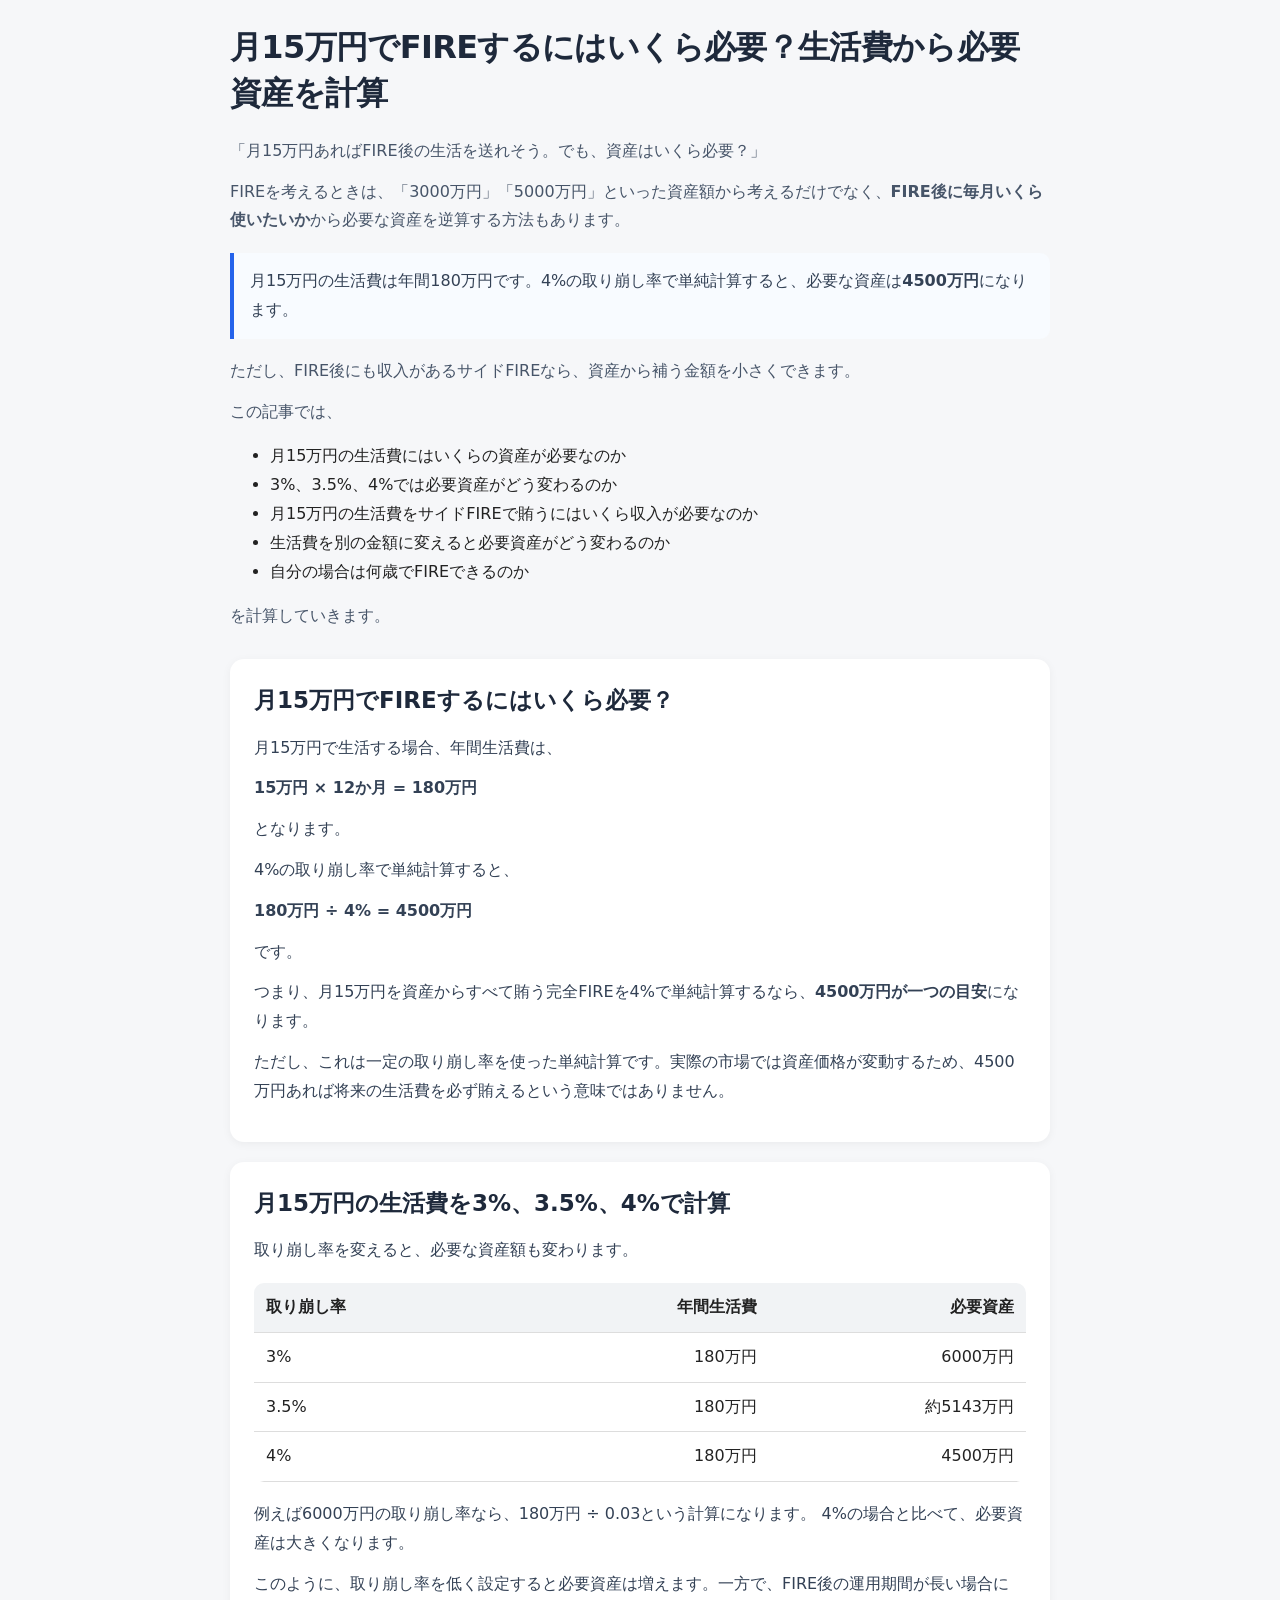
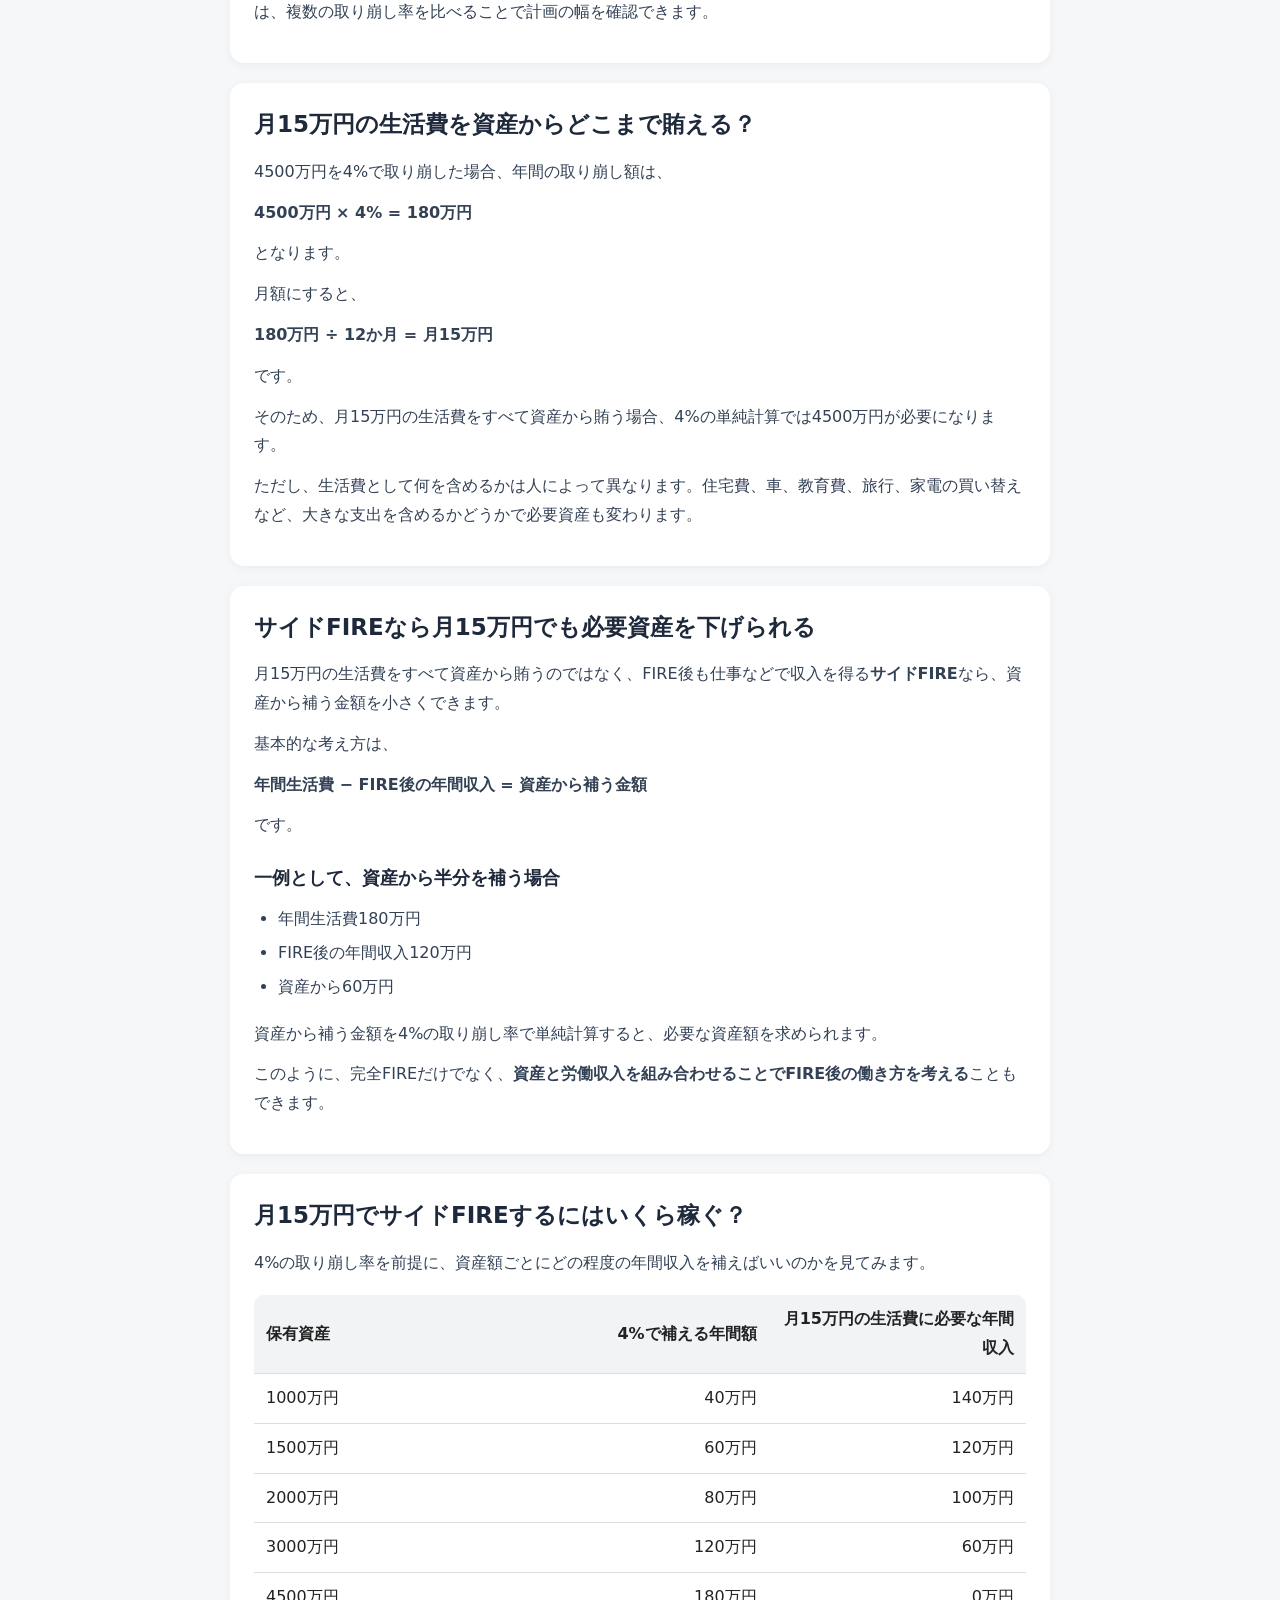
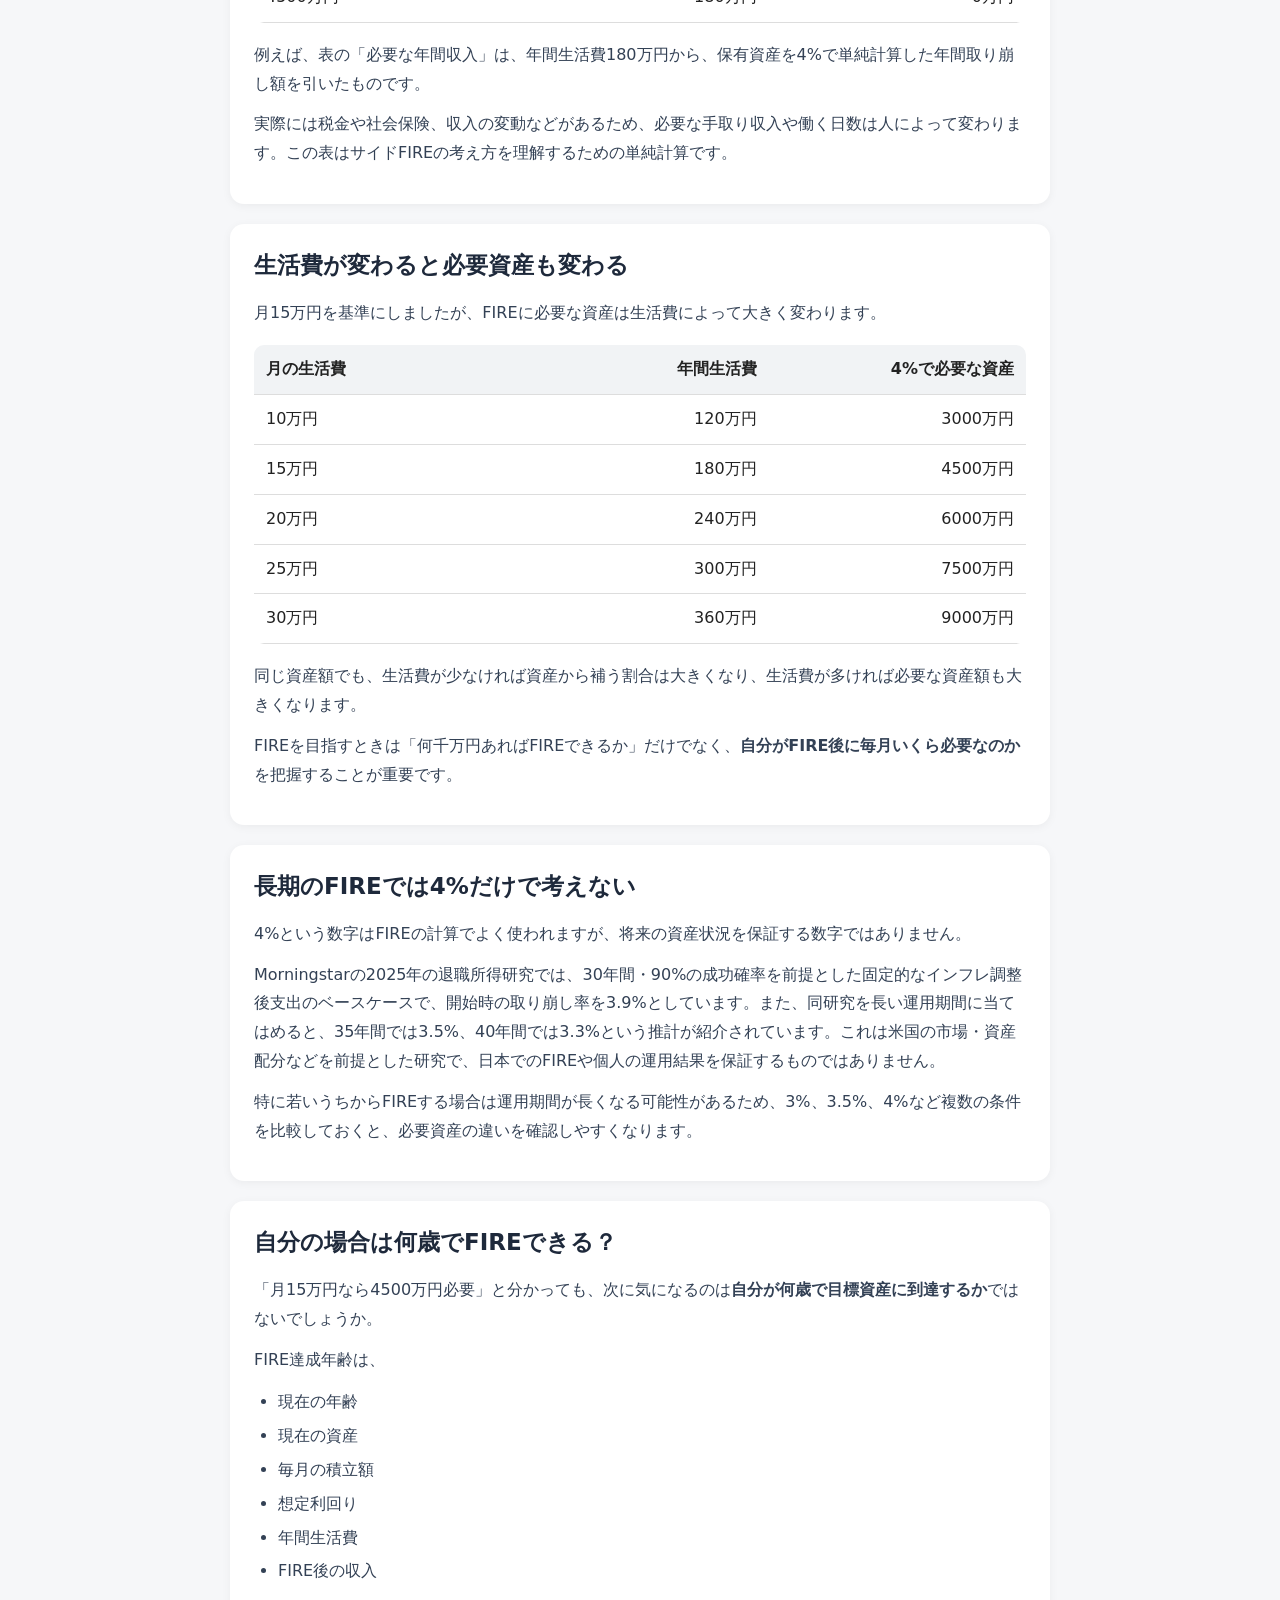
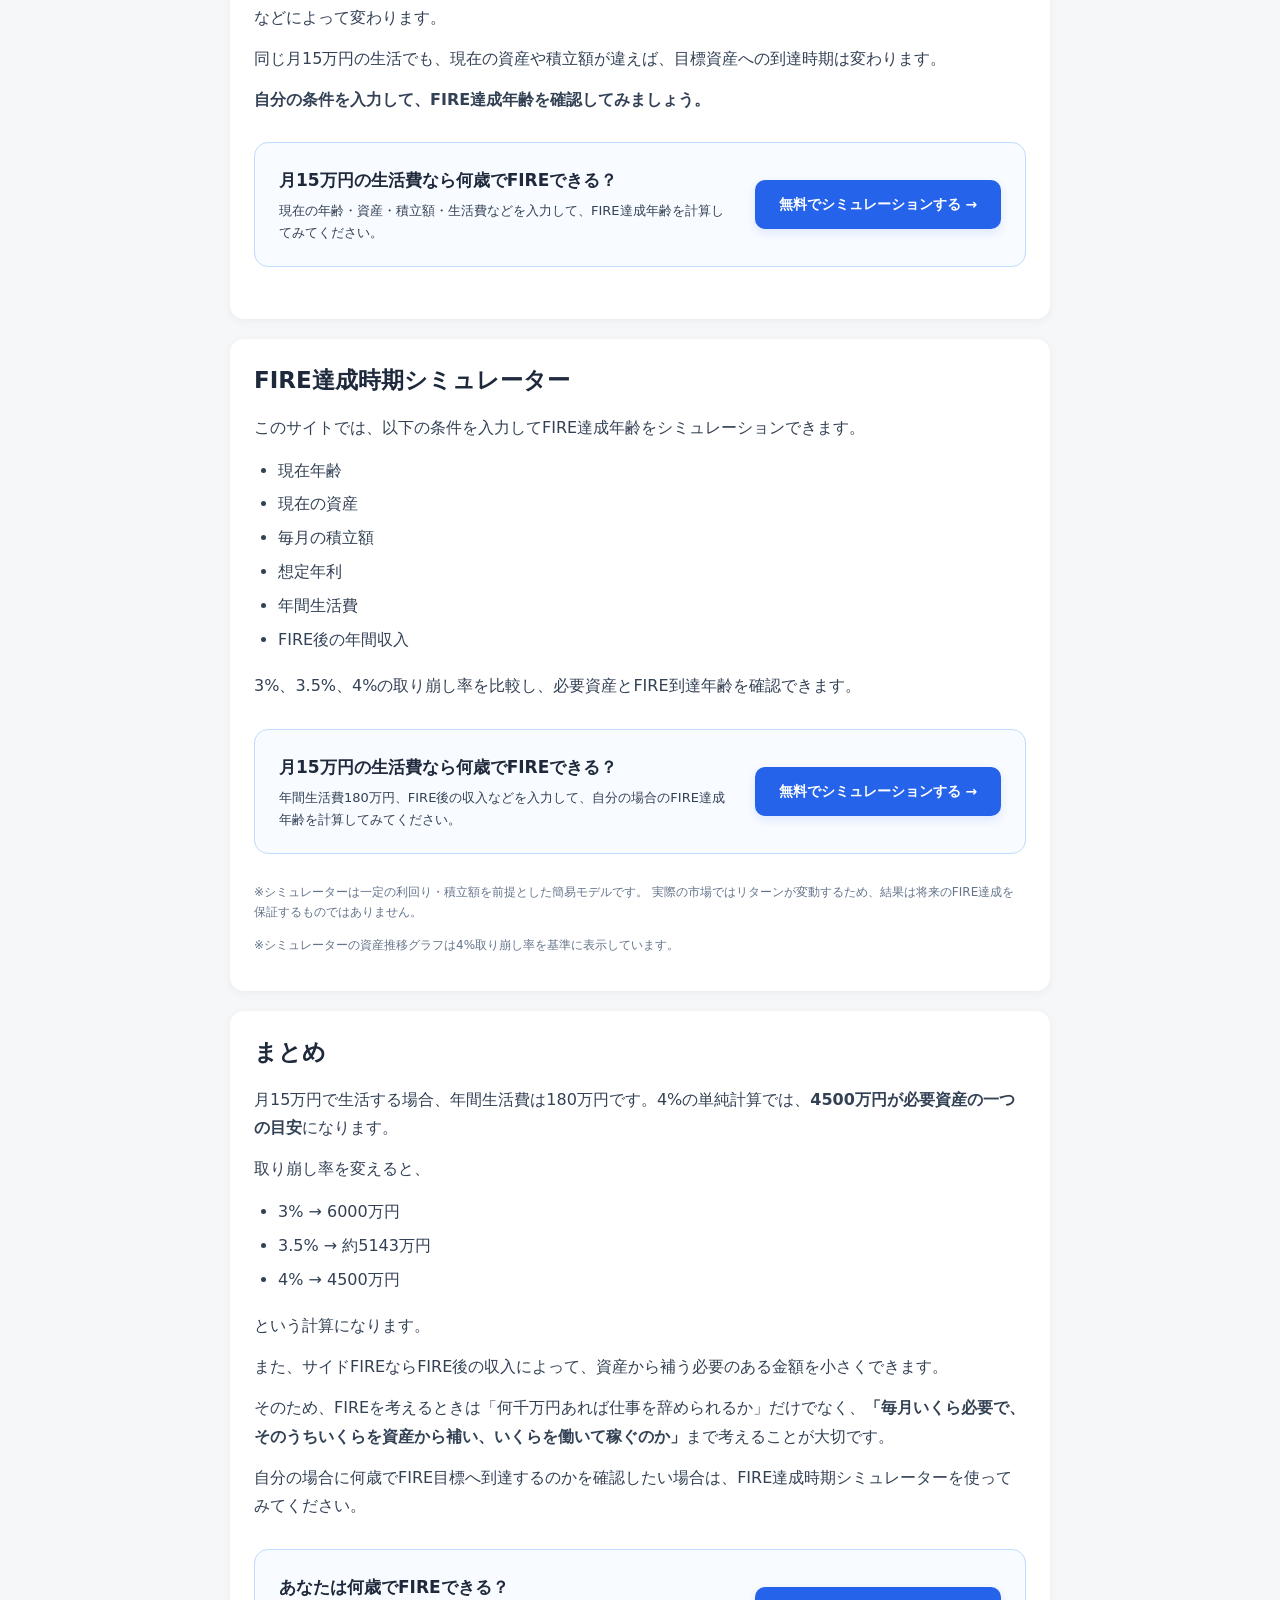
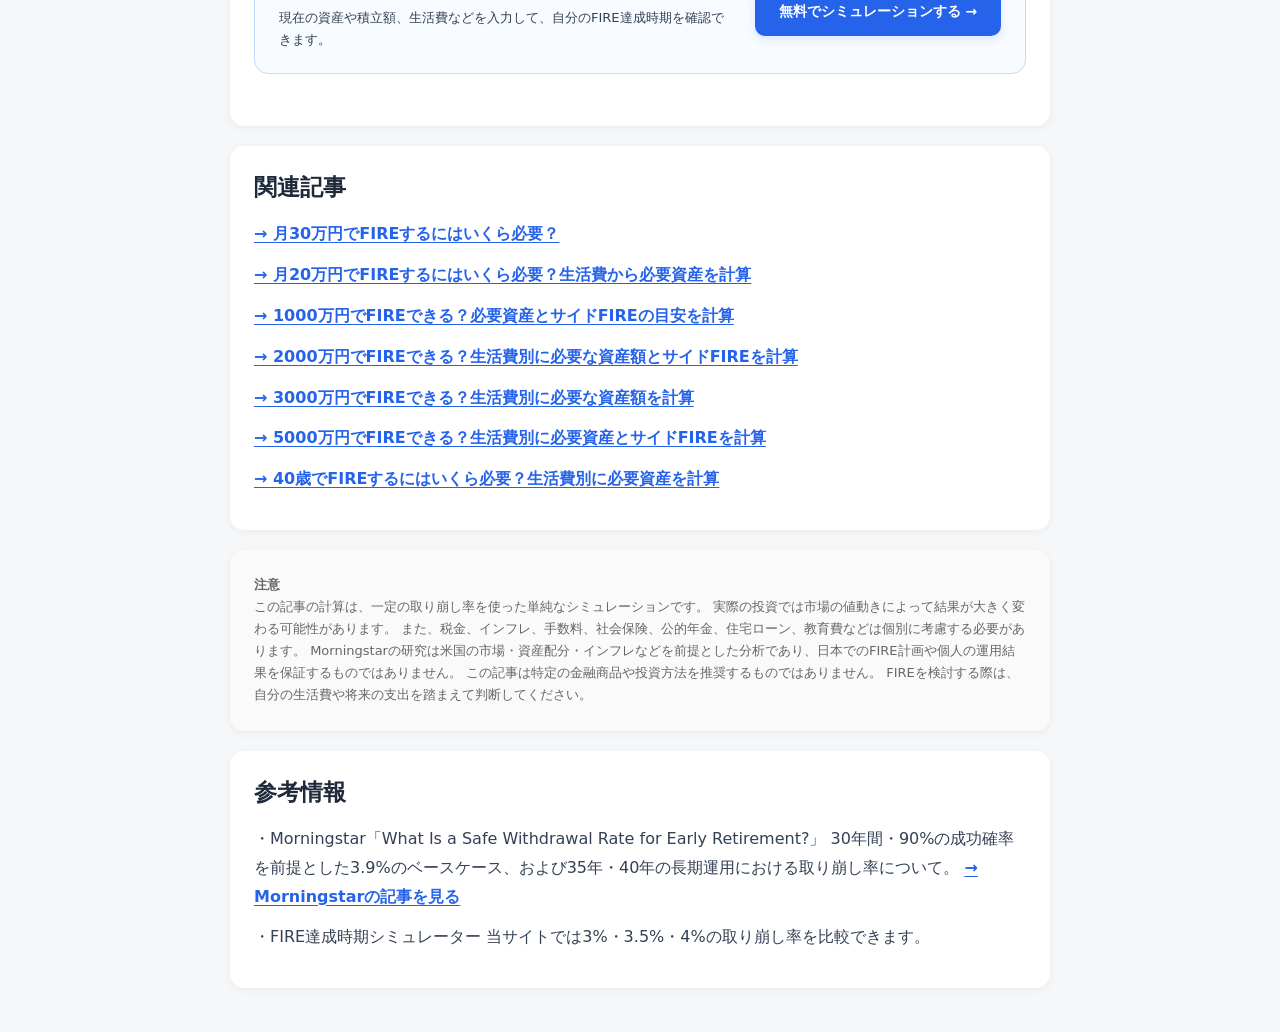
<file: articles/fire-monthly-15man/index.html>
<!DOCTYPE html>
<html lang="ja">
<head>
<meta charset="utf-8">
<meta name="viewport" content="width=device-width,initial-scale=1">

<title>月15万円でFIREするにはいくら必要？生活費から必要資産を計算</title>

<meta
  name="description"
  content="月15万円でFIREするにはいくら必要なのかを、年間生活費180万円として3%、3.5%、4%の取り崩し率で計算。サイドFIREに必要な収入や自分のFIRE達成年齢も解説します。"
>

<link
  rel="canonical"
  href="https://fire-life.github.io/articles/fire-monthly-15man/"
>

<link rel="stylesheet" href="../../css/style.css">

<!-- Google tag (gtag.js) -->
<script async src="https://www.googletagmanager.com/gtag/js?id=G-NG20VCZBQ1"></script>
<script>
  window.dataLayer = window.dataLayer || [];
  function gtag(){dataLayer.push(arguments);}
  gtag('js', new Date());
  gtag('config', 'G-NG20VCZBQ1');
</script>

<!-- Clarity -->
<script>
  (function(c,l,a,r,i,t,y){
      c[a]=c[a]||function(){
        (c[a].q=c[a].q||[]).push(arguments)
      };
      t=l.createElement(r);
      t.async=1;
      t.src="https://www.clarity.ms/tag/"+i;
      y=l.getElementsByTagName(r)[0];
      y.parentNode.insertBefore(t,y);
  })(window, document, "clarity", "script", "yljt2ghzxx");
</script>

<!-- Article structured data -->
<script type="application/ld+json">
{
  "@context": "https://schema.org",
  "@type": "BlogPosting",
  "headline": "月15万円でFIREするにはいくら必要？生活費から必要資産を計算",
  "description": "月15万円でFIREするために必要な資産額を、取り崩し率とサイドFIREのケースから計算します。",
  "datePublished": "2026-09-22",
  "dateModified": "2026-09-22",
  "mainEntityOfPage": {
    "@type": "WebPage",
    "@id": "https://fire-life.github.io/articles/fire-monthly-15man/"
  },
  "publisher": {
    "@type": "Organization",
    "name": "FIRE達成時期シミュレーター",
    "url": "https://fire-life.github.io/"
  }
}
</script>

</head>

<body>

<article class="article">

  <div class="article-lead">

    <h1>月15万円でFIREするにはいくら必要？生活費から必要資産を計算</h1>

    <p>
      「月15万円あればFIRE後の生活を送れそう。でも、資産はいくら必要？」
    </p>

    <p>
      FIREを考えるときは、「3000万円」「5000万円」といった資産額から考えるだけでなく、<strong>FIRE後に毎月いくら使いたいか</strong>から必要な資産を逆算する方法もあります。
    </p>

    <p class="key-point">
      月15万円の生活費は年間180万円です。4%の取り崩し率で単純計算すると、必要な資産は<strong>4500万円</strong>になります。
    </p>

    <p>
      ただし、FIRE後にも収入があるサイドFIREなら、資産から補う金額を小さくできます。
    </p>

    <p>
      この記事では、
    </p>

    <ul>
      <li>月15万円の生活費にはいくらの資産が必要なのか</li>
      <li>3%、3.5%、4%では必要資産がどう変わるのか</li>
      <li>月15万円の生活費をサイドFIREで賄うにはいくら収入が必要なのか</li>
      <li>生活費を別の金額に変えると必要資産がどう変わるのか</li>
      <li>自分の場合は何歳でFIREできるのか</li>
    </ul>

    <p>
      を計算していきます。
    </p>

  </div>

  <section class="card article-section">

    <h2>月15万円でFIREするにはいくら必要？</h2>

    <p>
      月15万円で生活する場合、年間生活費は、
    </p>

    <p>
      <strong>15万円 × 12か月 = 180万円</strong>
    </p>

    <p>
      となります。
    </p>

    <p>
      4%の取り崩し率で単純計算すると、
    </p>

    <p>
      <strong>180万円 ÷ 4% = 4500万円</strong>
    </p>

    <p>
      です。
    </p>

    <p>
      つまり、月15万円を資産からすべて賄う完全FIREを4%で単純計算するなら、<strong>4500万円が一つの目安</strong>になります。
    </p>

    <p>
      ただし、これは一定の取り崩し率を使った単純計算です。実際の市場では資産価格が変動するため、4500万円あれば将来の生活費を必ず賄えるという意味ではありません。
    </p>

  </section>

  <section class="card article-section">

    <h2>月15万円の生活費を3%、3.5%、4%で計算</h2>

    <p>
      取り崩し率を変えると、必要な資産額も変わります。
    </p>

    <div class="table-wrap">
      <table>
        <thead>
          <tr>
            <th>取り崩し率</th>
            <th>年間生活費</th>
            <th>必要資産</th>
          </tr>
        </thead>
        <tbody>
          <tr>
            <td>3%</td>
            <td>180万円</td>
            <td>6000万円</td>
          </tr>
          <tr>
            <td>3.5%</td>
            <td>180万円</td>
            <td>約5143万円</td>
          </tr>
          <tr>
            <td>4%</td>
            <td>180万円</td>
            <td>4500万円</td>
          </tr>
        </tbody>
      </table>
    </div>

    <p>
      例えば6000万円の取り崩し率なら、180万円 ÷ 0.03という計算になります。
      4%の場合と比べて、必要資産は大きくなります。
    </p>

    <p>
      このように、取り崩し率を低く設定すると必要資産は増えます。一方で、FIRE後の運用期間が長い場合には、複数の取り崩し率を比べることで計画の幅を確認できます。
    </p>

  </section>

  <section class="card article-section">

    <h2>月15万円の生活費を資産からどこまで賄える？</h2>

    <p>
      4500万円を4%で取り崩した場合、年間の取り崩し額は、
    </p>

    <p>
      <strong>4500万円 × 4% = 180万円</strong>
    </p>

    <p>
      となります。
    </p>

    <p>
      月額にすると、
    </p>

    <p>
      <strong>180万円 ÷ 12か月 = 月15万円</strong>
    </p>

    <p>
      です。
    </p>

    <p>
      そのため、月15万円の生活費をすべて資産から賄う場合、4%の単純計算では4500万円が必要になります。
    </p>

    <p>
      ただし、生活費として何を含めるかは人によって異なります。住宅費、車、教育費、旅行、家電の買い替えなど、大きな支出を含めるかどうかで必要資産も変わります。
    </p>

  </section>

  <section class="card article-section">

    <h2>サイドFIREなら月15万円でも必要資産を下げられる</h2>

    <p>
      月15万円の生活費をすべて資産から賄うのではなく、FIRE後も仕事などで収入を得る<strong>サイドFIRE</strong>なら、資産から補う金額を小さくできます。
    </p>

    <p>
      基本的な考え方は、
    </p>

    <p>
      <strong>年間生活費 − FIRE後の年間収入 = 資産から補う金額</strong>
    </p>

    <p>
      です。
    </p>

    <h3>一例として、資産から半分を補う場合</h3>

    <ul>
      <li>年間生活費180万円</li>
      <li>FIRE後の年間収入120万円</li>
      <li>資産から60万円</li>
    </ul>

    <p>
      資産から補う金額を4%の取り崩し率で単純計算すると、必要な資産額を求められます。
    </p>

    <p>
      このように、完全FIREだけでなく、<strong>資産と労働収入を組み合わせることでFIRE後の働き方を考える</strong>こともできます。
    </p>

  </section>

  <section class="card article-section">

    <h2>月15万円でサイドFIREするにはいくら稼ぐ？</h2>

    <p>
      4%の取り崩し率を前提に、資産額ごとにどの程度の年間収入を補えばいいのかを見てみます。
    </p>

    <div class="table-wrap">
      <table>
        <thead>
          <tr>
            <th>保有資産</th>
            <th>4%で補える年間額</th>
            <th>月15万円の生活費に必要な年間収入</th>
          </tr>
        </thead>
        <tbody>
          <tr>
            <td>1000万円</td>
            <td>40万円</td>
            <td>140万円</td>
          </tr>
          <tr>
            <td>1500万円</td>
            <td>60万円</td>
            <td>120万円</td>
          </tr>
          <tr>
            <td>2000万円</td>
            <td>80万円</td>
            <td>100万円</td>
          </tr>
          <tr>
            <td>3000万円</td>
            <td>120万円</td>
            <td>60万円</td>
          </tr>
          <tr>
            <td>4500万円</td>
            <td>180万円</td>
            <td>0万円</td>
          </tr>
        </tbody>
      </table>
    </div>

    <p>
      例えば、表の「必要な年間収入」は、年間生活費180万円から、保有資産を4%で単純計算した年間取り崩し額を引いたものです。
    </p>

    <p>
      実際には税金や社会保険、収入の変動などがあるため、必要な手取り収入や働く日数は人によって変わります。この表はサイドFIREの考え方を理解するための単純計算です。
    </p>

  </section>

  <section class="card article-section">

    <h2>生活費が変わると必要資産も変わる</h2>

    <p>
      月15万円を基準にしましたが、FIREに必要な資産は生活費によって大きく変わります。
    </p>

    <div class="table-wrap">
      <table>
        <thead>
          <tr>
            <th>月の生活費</th>
            <th>年間生活費</th>
            <th>4%で必要な資産</th>
          </tr>
        </thead>
        <tbody>
          <tr>
            <td>10万円</td>
            <td>120万円</td>
            <td>3000万円</td>
          </tr>
          <tr>
            <td>15万円</td>
            <td>180万円</td>
            <td>4500万円</td>
          </tr>
          <tr>
            <td>20万円</td>
            <td>240万円</td>
            <td>6000万円</td>
          </tr>
          <tr>
            <td>25万円</td>
            <td>300万円</td>
            <td>7500万円</td>
          </tr>
          <tr>
            <td>30万円</td>
            <td>360万円</td>
            <td>9000万円</td>
          </tr>
        </tbody>
      </table>
    </div>

    <p>
      同じ資産額でも、生活費が少なければ資産から補う割合は大きくなり、生活費が多ければ必要な資産額も大きくなります。
    </p>

    <p>
      FIREを目指すときは「何千万円あればFIREできるか」だけでなく、<strong>自分がFIRE後に毎月いくら必要なのか</strong>を把握することが重要です。
    </p>

  </section>

  <section class="card article-section">

    <h2>長期のFIREでは4%だけで考えない</h2>

    <p>
      4%という数字はFIREの計算でよく使われますが、将来の資産状況を保証する数字ではありません。
    </p>

    <p>
      Morningstarの2025年の退職所得研究では、30年間・90%の成功確率を前提とした固定的なインフレ調整後支出のベースケースで、開始時の取り崩し率を3.9%としています。また、同研究を長い運用期間に当てはめると、35年間では3.5%、40年間では3.3%という推計が紹介されています。これは米国の市場・資産配分などを前提とした研究で、日本でのFIREや個人の運用結果を保証するものではありません。
    </p>

    <p>
      特に若いうちからFIREする場合は運用期間が長くなる可能性があるため、3%、3.5%、4%など複数の条件を比較しておくと、必要資産の違いを確認しやすくなります。
    </p>

  </section>

  <section class="card article-section">

    <h2>自分の場合は何歳でFIREできる？</h2>

    <p>
      「月15万円なら4500万円必要」と分かっても、次に気になるのは<strong>自分が何歳で目標資産に到達するか</strong>ではないでしょうか。
    </p>

    <p>
      FIRE達成年齢は、
    </p>

    <ul>
      <li>現在の年齢</li>
      <li>現在の資産</li>
      <li>毎月の積立額</li>
      <li>想定利回り</li>
      <li>年間生活費</li>
      <li>FIRE後の収入</li>
    </ul>

    <p>
      などによって変わります。
    </p>

    <p>
      同じ月15万円の生活でも、現在の資産や積立額が違えば、目標資産への到達時期は変わります。
    </p>

    <p>
      <strong>自分の条件を入力して、FIRE達成年齢を確認してみましょう。</strong>
    </p>

    <div class="simulator-cta">
      <div class="simulator-cta-content">

        <div class="simulator-cta-text">
          <div class="simulator-cta-label">
            月15万円の生活費なら何歳でFIREできる？
          </div>

          <p class="simulator-cta-description">
            現在の年齢・資産・積立額・生活費などを入力して、FIRE達成年齢を計算してみてください。
          </p>
        </div>

        <a
          class="simulator-cta-button"
          href="../../index.html"
        >
          無料でシミュレーションする →
        </a>

      </div>
    </div>

  </section>

  <section class="card article-section">

    <h2>FIRE達成時期シミュレーター</h2>

    <p>
      このサイトでは、以下の条件を入力してFIRE達成年齢をシミュレーションできます。
    </p>

    <ul>
      <li>現在年齢</li>
      <li>現在の資産</li>
      <li>毎月の積立額</li>
      <li>想定年利</li>
      <li>年間生活費</li>
      <li>FIRE後の年間収入</li>
    </ul>

    <p>
      3%、3.5%、4%の取り崩し率を比較し、必要資産とFIRE到達年齢を確認できます。
    </p>

    <div class="simulator-cta">
      <div class="simulator-cta-content">

        <div class="simulator-cta-text">
          <div class="simulator-cta-label">
            月15万円の生活費なら何歳でFIREできる？
          </div>

          <p class="simulator-cta-description">
            年間生活費180万円、FIRE後の収入などを入力して、自分の場合のFIRE達成年齢を計算してみてください。
          </p>
        </div>

        <a
          class="simulator-cta-button"
          href="../../index.html"
        >
          無料でシミュレーションする →
        </a>

      </div>
    </div>

    <p class="note">
      ※シミュレーターは一定の利回り・積立額を前提とした簡易モデルです。
      実際の市場ではリターンが変動するため、結果は将来のFIRE達成を保証するものではありません。
    </p>

    <p class="note">
      ※シミュレーターの資産推移グラフは4%取り崩し率を基準に表示しています。
    </p>

  </section>

  <section class="card article-section">

    <h2>まとめ</h2>

    <p class="key-point">
      月15万円で生活する場合、年間生活費は180万円です。4%の単純計算では、<strong>4500万円が必要資産の一つの目安</strong>になります。
    </p>

    <p>
      取り崩し率を変えると、
    </p>

    <ul>
      <li>3% → 6000万円</li>
      <li>3.5% → 約5143万円</li>
      <li>4% → 4500万円</li>
    </ul>

    <p>
      という計算になります。
    </p>

    <p>
      また、サイドFIREならFIRE後の収入によって、資産から補う必要のある金額を小さくできます。
    </p>

    <p>
      そのため、FIREを考えるときは「何千万円あれば仕事を辞められるか」だけでなく、<strong>「毎月いくら必要で、そのうちいくらを資産から補い、いくらを働いて稼ぐのか」</strong>まで考えることが大切です。
    </p>

    <p>
      自分の場合に何歳でFIRE目標へ到達するのかを確認したい場合は、FIRE達成時期シミュレーターを使ってみてください。
    </p>

    <div class="simulator-cta">
      <div class="simulator-cta-content">

        <div class="simulator-cta-text">
          <div class="simulator-cta-label">
            あなたは何歳でFIREできる？
          </div>

          <p class="simulator-cta-description">
            現在の資産や積立額、生活費などを入力して、自分のFIRE達成時期を確認できます。
          </p>
        </div>

        <a
          class="simulator-cta-button"
          href="../../index.html"
        >
          無料でシミュレーションする →
        </a>

      </div>
    </div>

  </section>

  <section class="card article-section">

    <h2>関連記事</h2>

    <p>
      <a href="../fire-monthly-30man/">
        → 月30万円でFIREするにはいくら必要？
      </a>
    </p>

    <p>
      <a href="../fire-monthly-20man/">
        → 月20万円でFIREするにはいくら必要？生活費から必要資産を計算
      </a>
    </p>

    <p>
      <a href="../fire-1000man/">
        → 1000万円でFIREできる？必要資産とサイドFIREの目安を計算
      </a>
    </p>

    <p>
      <a href="../fire-2000man/">
        → 2000万円でFIREできる？生活費別に必要な資産額とサイドFIREを計算
      </a>
    </p>

    <p>
      <a href="../fire-3000man/">
        → 3000万円でFIREできる？生活費別に必要な資産額を計算
      </a>
    </p>

    <p>
      <a href="../fire-5000man/">
        → 5000万円でFIREできる？生活費別に必要資産とサイドFIREを計算
      </a>
    </p>

    <p>
      <a href="../fire-40/">
        → 40歳でFIREするにはいくら必要？生活費別に必要資産を計算
      </a>
    </p>

  </section>

  <section class="card warn">

    <strong>注意</strong><br>

    この記事の計算は、一定の取り崩し率を使った単純なシミュレーションです。
    実際の投資では市場の値動きによって結果が大きく変わる可能性があります。

    また、税金、インフレ、手数料、社会保険、公的年金、住宅ローン、教育費などは個別に考慮する必要があります。

    Morningstarの研究は米国の市場・資産配分・インフレなどを前提とした分析であり、日本でのFIRE計画や個人の運用結果を保証するものではありません。

    この記事は特定の金融商品や投資方法を推奨するものではありません。
    FIREを検討する際は、自分の生活費や将来の支出を踏まえて判断してください。

  </section>

  <section class="card article-section">

    <h2>参考情報</h2>

    <p>
      ・Morningstar「What Is a Safe Withdrawal Rate for Early Retirement?」
      30年間・90%の成功確率を前提とした3.9%のベースケース、および35年・40年の長期運用における取り崩し率について。
      <a
        href="https://www.morningstar.com/retirement/how-much-can-you-safely-withdraw-if-you-retire-early"
        rel="noopener noreferrer"
      >
        → Morningstarの記事を見る
      </a>
    </p>

    <p>
      ・FIRE達成時期シミュレーター
      当サイトでは3%・3.5%・4%の取り崩し率を比較できます。
    </p>

  </section>

</article>

</body>
</html>
</file>
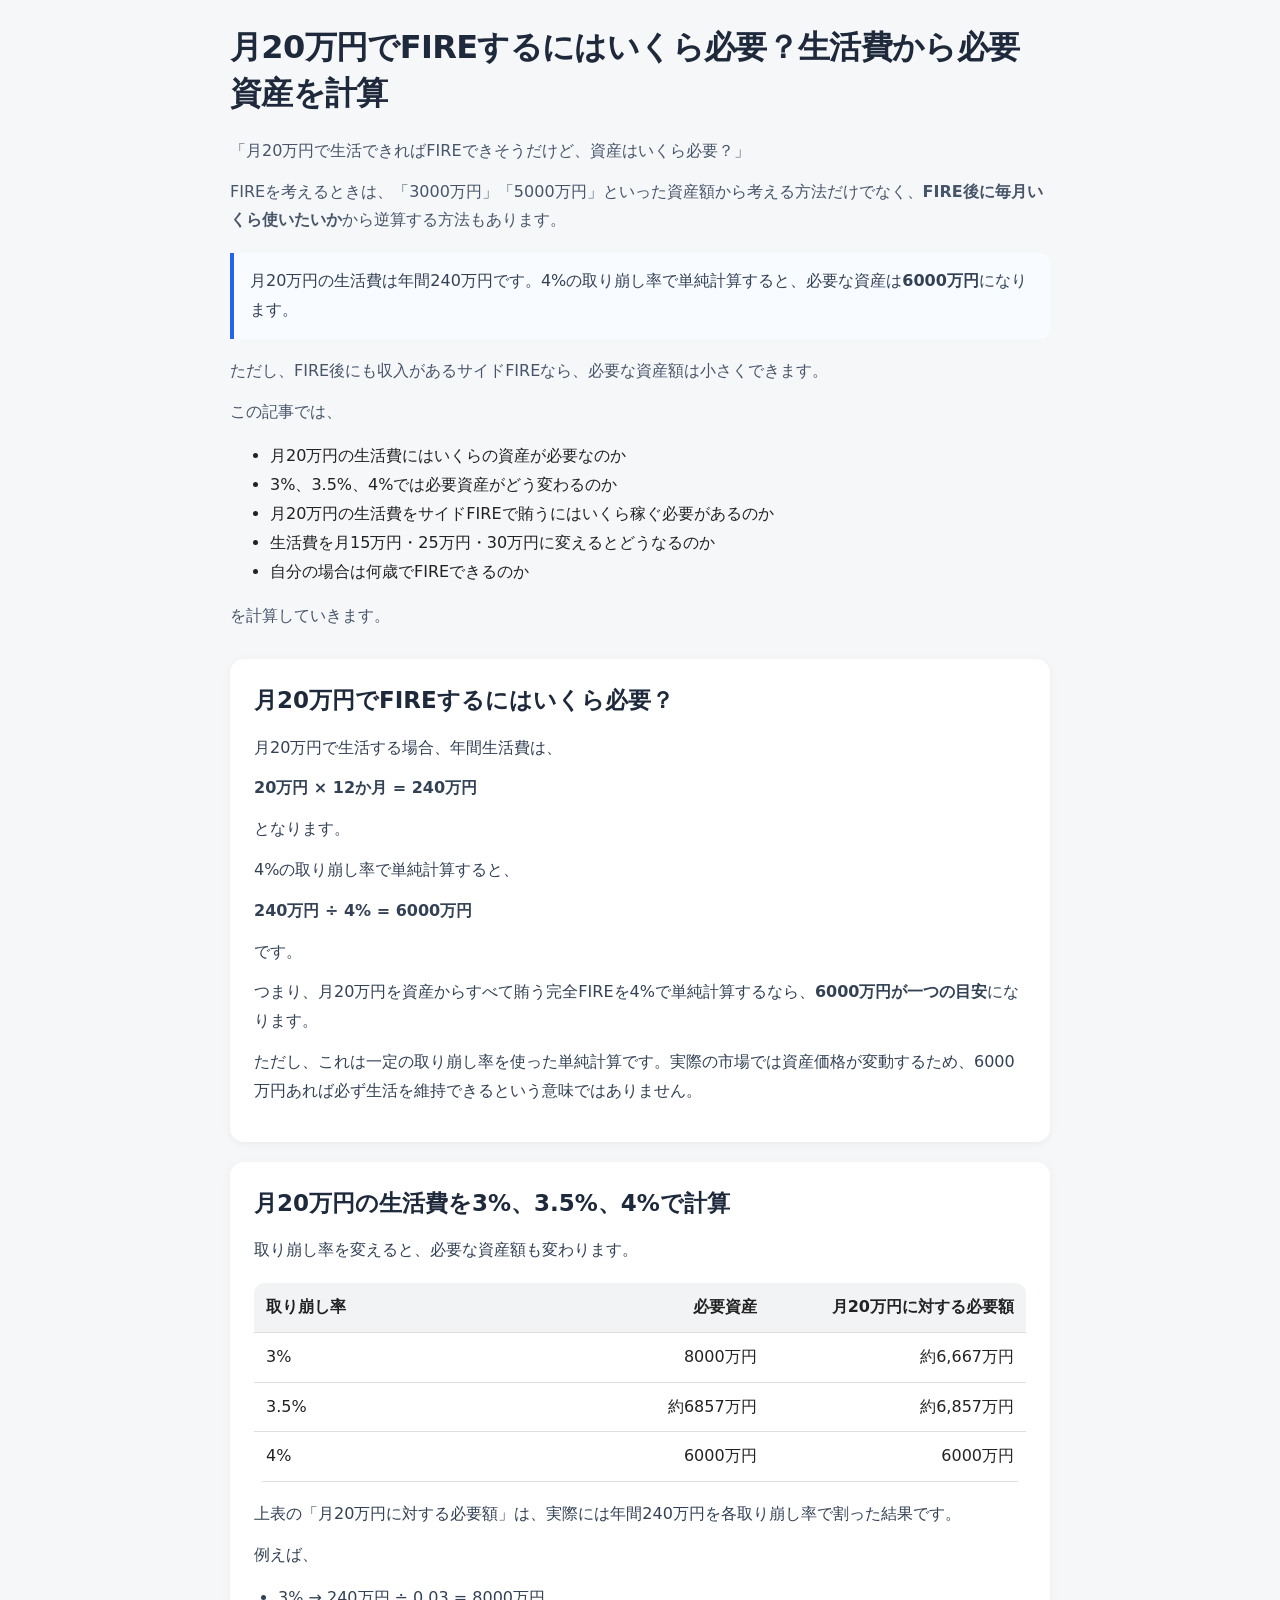
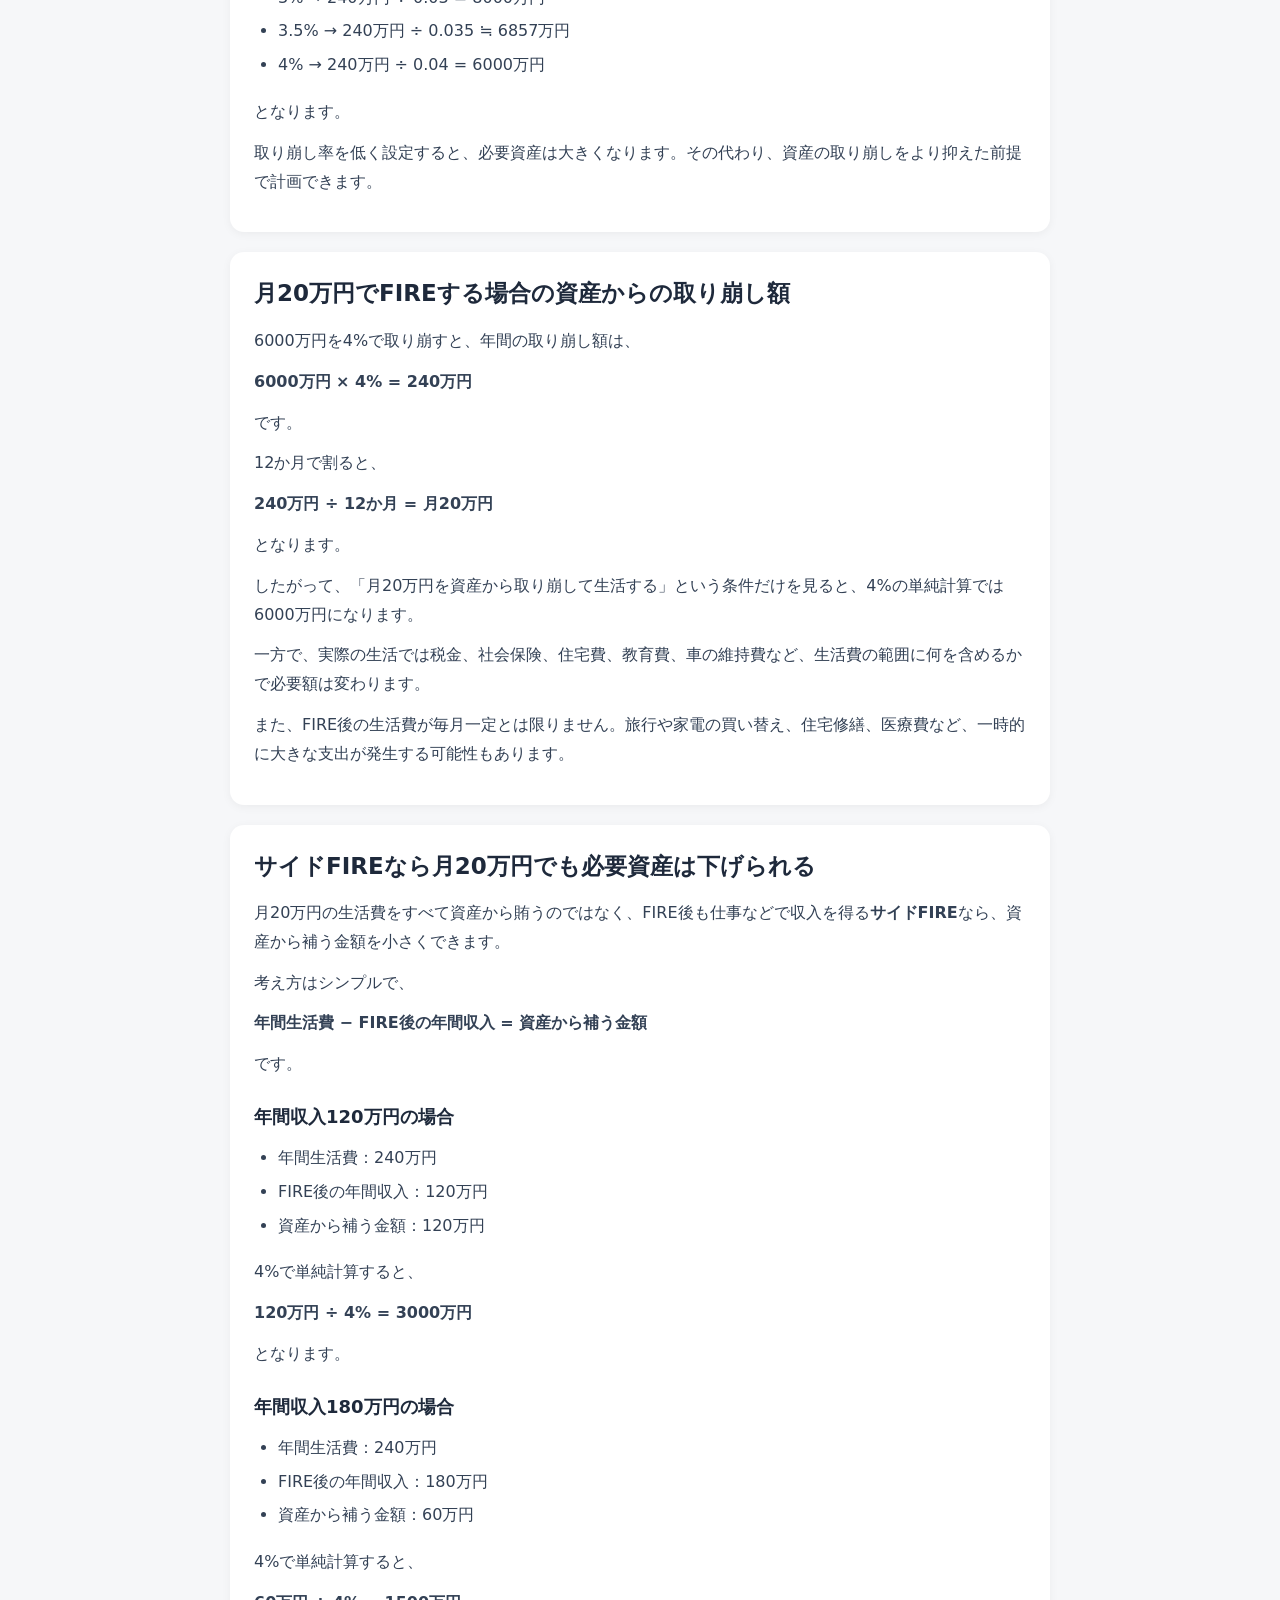
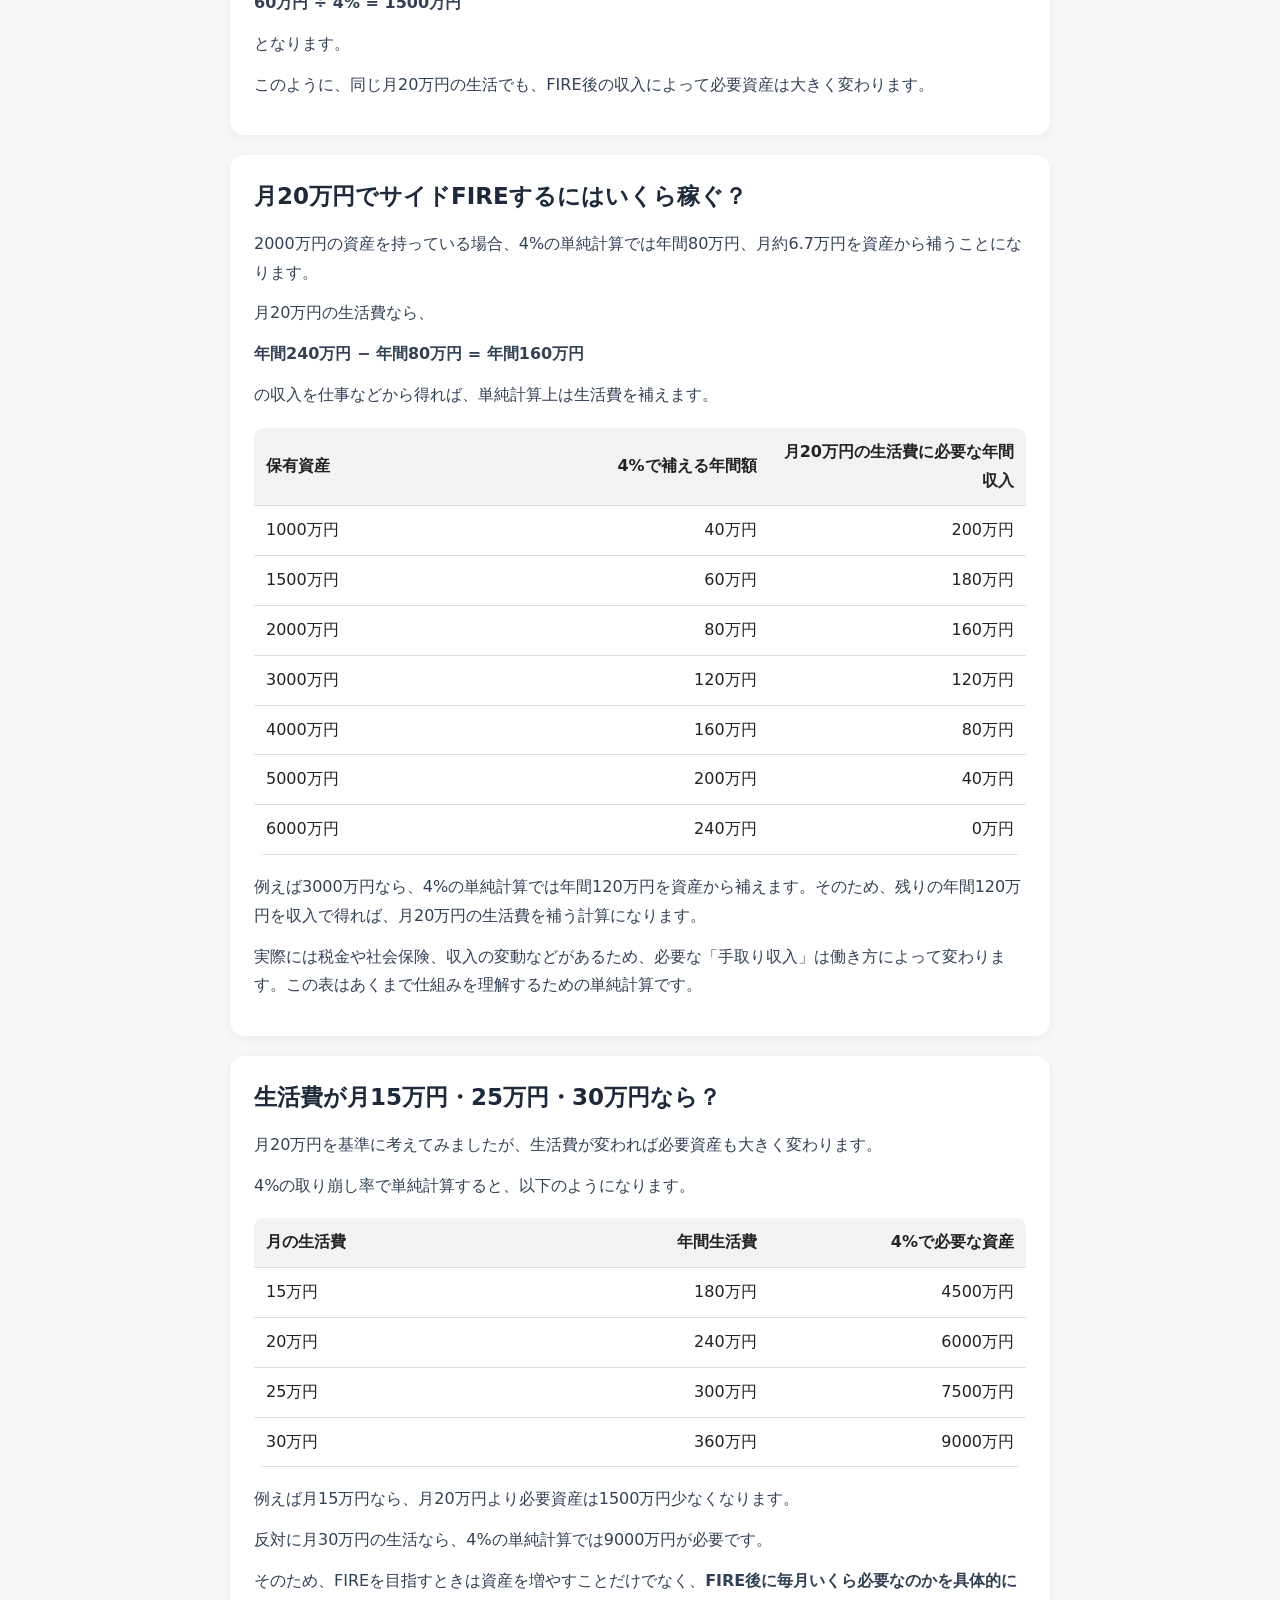
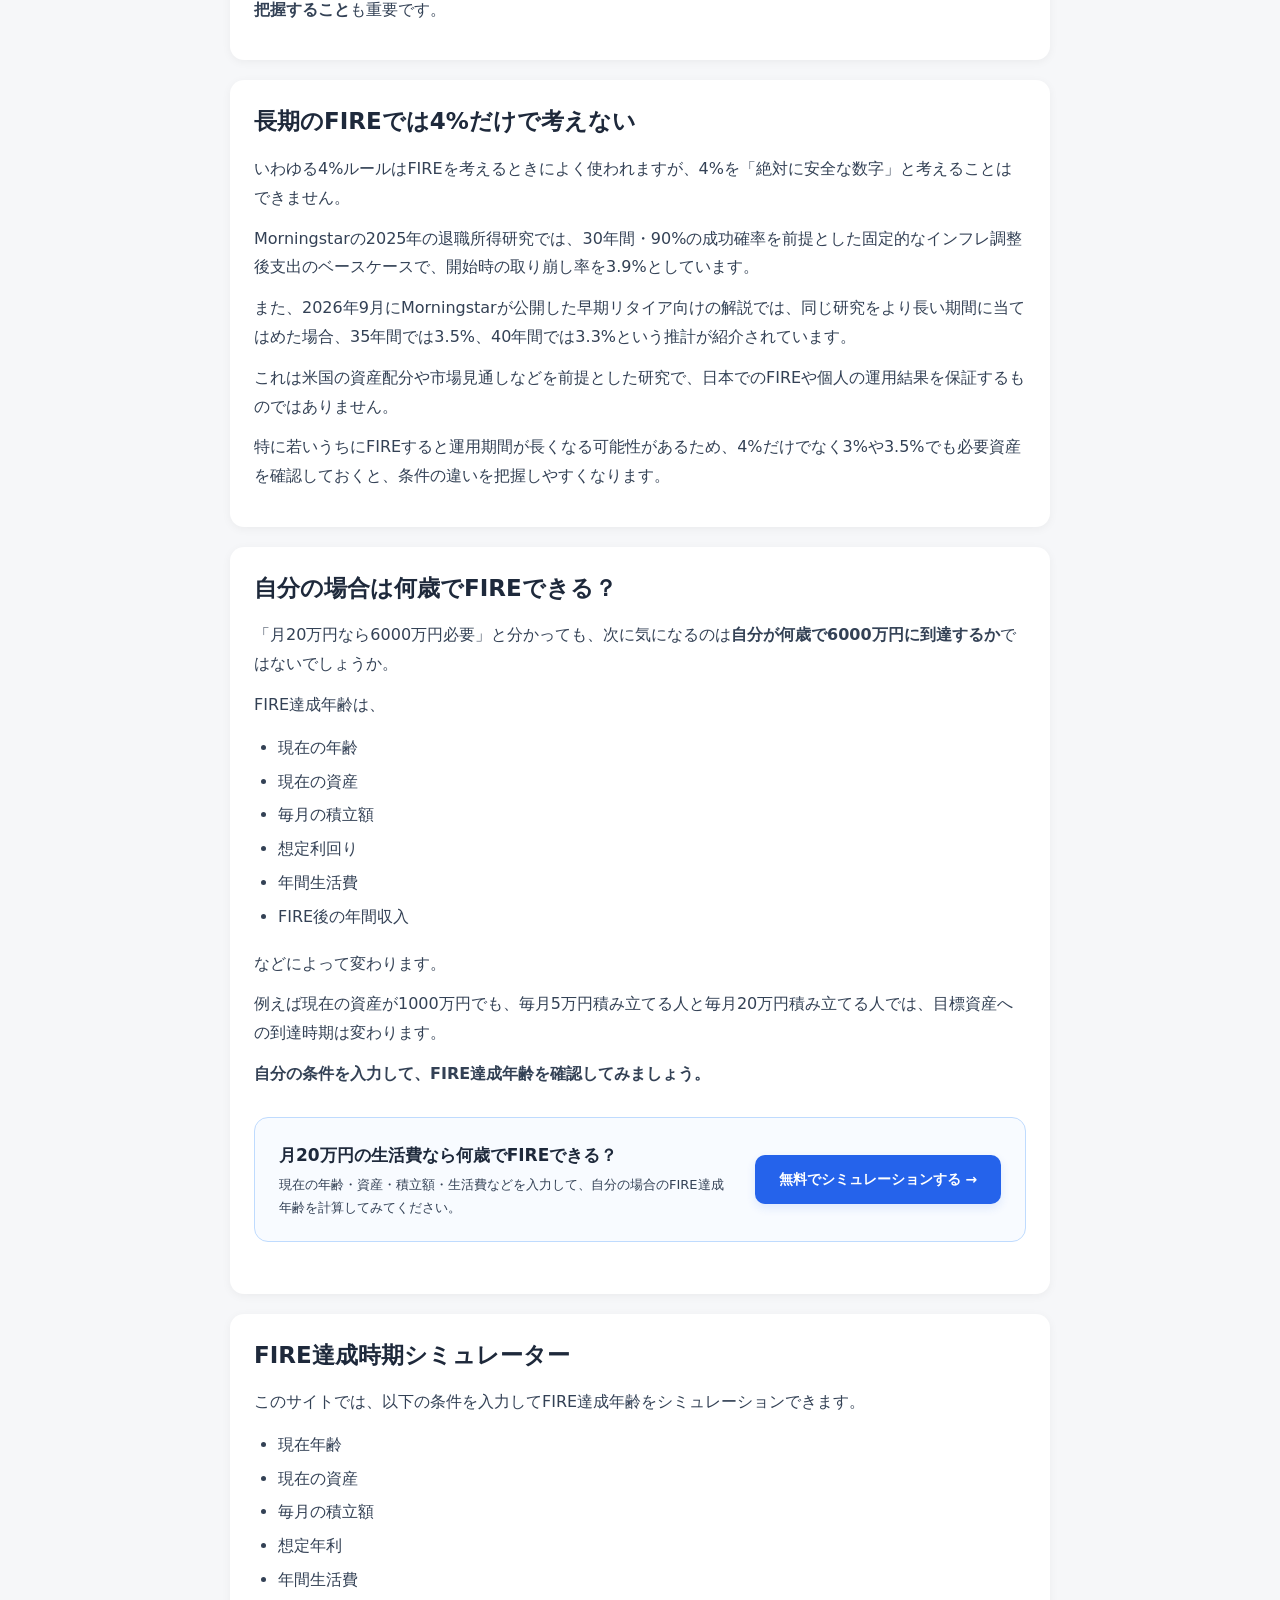
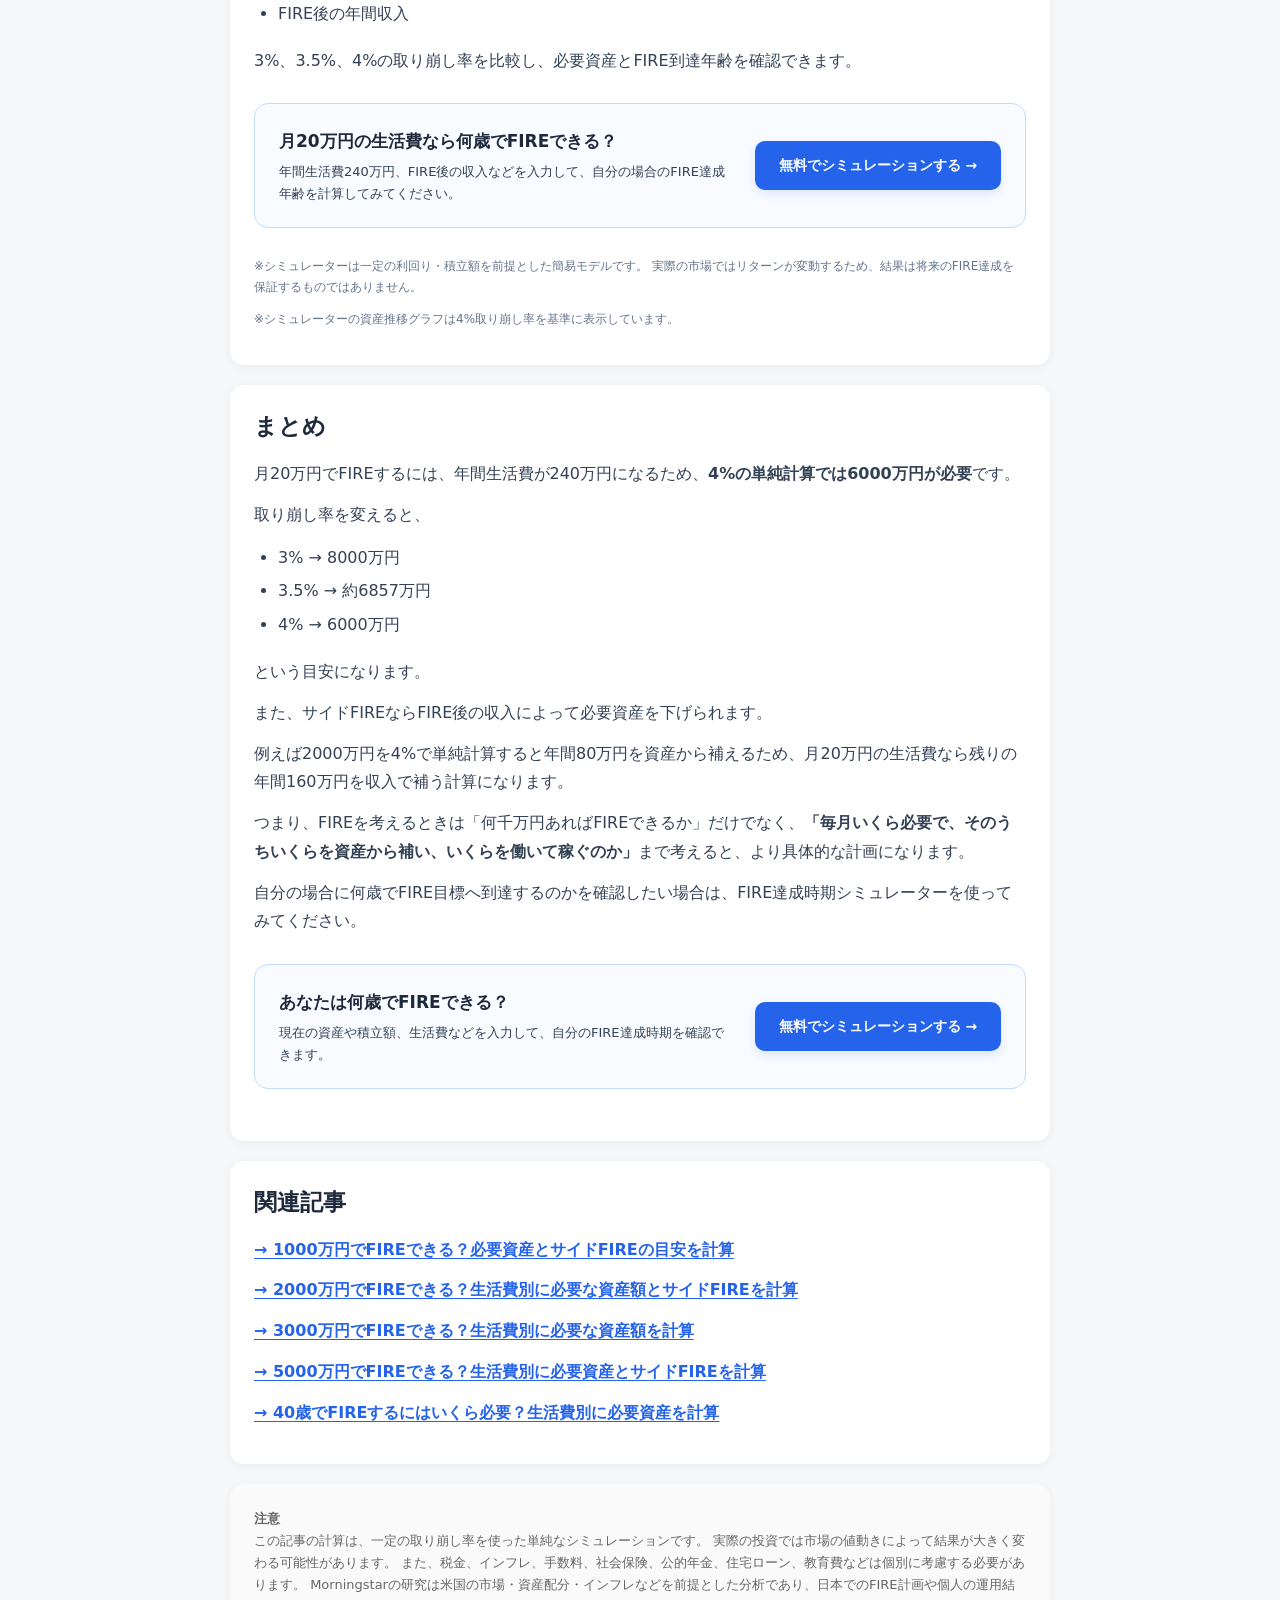
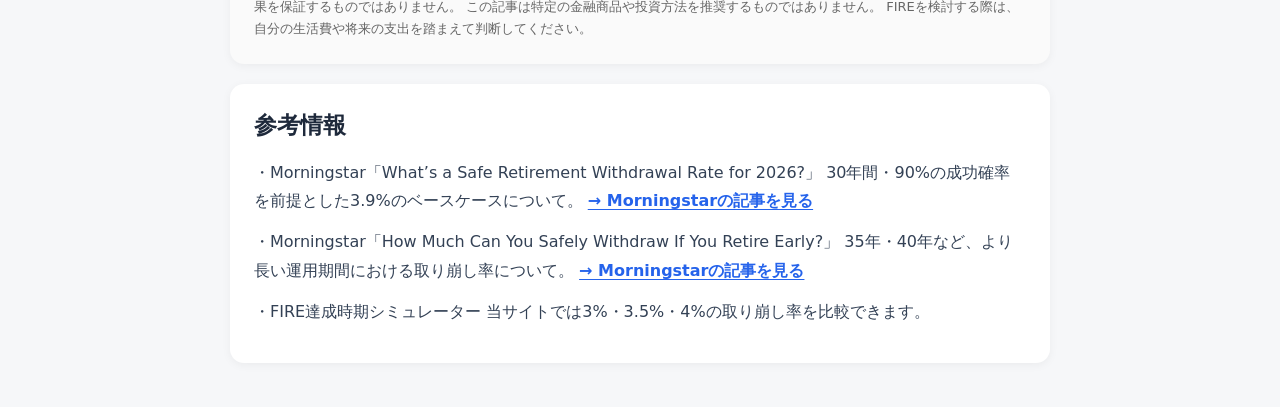
<file: articles/fire-monthly-20man/index.html>
<!DOCTYPE html>
<html lang="ja">
<head>
<meta charset="utf-8">
<meta name="viewport" content="width=device-width,initial-scale=1">

<title>月20万円でFIREするにはいくら必要？生活費から必要資産を計算</title>

<meta
  name="description"
  content="月20万円でFIREするにはいくら必要なのかを、年間生活費240万円として3%、3.5%、4%の取り崩し率で計算。サイドFIREに必要な収入や自分のFIRE達成年齢も解説します。"
>

<link
  rel="canonical"
  href="https://fire-life.github.io/articles/fire-monthly-20man/"
>

<link rel="stylesheet" href="../../css/style.css">

<!-- Google tag (gtag.js) -->
<script async src="https://www.googletagmanager.com/gtag/js?id=G-NG20VCZBQ1"></script>
<script>
  window.dataLayer = window.dataLayer || [];
  function gtag(){dataLayer.push(arguments);}
  gtag('js', new Date());
  gtag('config', 'G-NG20VCZBQ1');
</script>

<!-- Clarity -->
<script>
  (function(c,l,a,r,i,t,y){
      c[a]=c[a]||function(){
        (c[a].q=c[a].q||[]).push(arguments)
      };
      t=l.createElement(r);
      t.async=1;
      t.src="https://www.clarity.ms/tag/"+i;
      y=l.getElementsByTagName(r)[0];
      y.parentNode.insertBefore(t,y);
  })(window, document, "clarity", "script", "yljt2ghzxx");
</script>

<!-- Article structured data -->
<script type="application/ld+json">
{
  "@context": "https://schema.org",
  "@type": "BlogPosting",
  "headline": "月20万円でFIREするにはいくら必要？生活費から必要資産を計算",
  "description": "月20万円でFIREするにはいくら必要なのかを、取り崩し率とサイドFIREのケースから計算します。",
  "datePublished": "2026-09-22",
  "dateModified": "2026-09-22",
  "mainEntityOfPage": {
    "@type": "WebPage",
    "@id": "https://fire-life.github.io/articles/fire-monthly-20man/"
  },
  "publisher": {
    "@type": "Organization",
    "name": "FIRE達成時期シミュレーター",
    "url": "https://fire-life.github.io/"
  }
}
</script>

</head>

<body>

<article class="article">

  <div class="article-lead">

    <h1>月20万円でFIREするにはいくら必要？生活費から必要資産を計算</h1>

    <p>
      「月20万円で生活できればFIREできそうだけど、資産はいくら必要？」
    </p>

    <p>
      FIREを考えるときは、「3000万円」「5000万円」といった資産額から考える方法だけでなく、<strong>FIRE後に毎月いくら使いたいか</strong>から逆算する方法もあります。
    </p>

    <p class="key-point">
      月20万円の生活費は年間240万円です。4%の取り崩し率で単純計算すると、必要な資産は<strong>6000万円</strong>になります。
    </p>

    <p>
      ただし、FIRE後にも収入があるサイドFIREなら、必要な資産額は小さくできます。
    </p>

    <p>
      この記事では、
    </p>

    <ul>
      <li>月20万円の生活費にはいくらの資産が必要なのか</li>
      <li>3%、3.5%、4%では必要資産がどう変わるのか</li>
      <li>月20万円の生活費をサイドFIREで賄うにはいくら稼ぐ必要があるのか</li>
      <li>生活費を月15万円・25万円・30万円に変えるとどうなるのか</li>
      <li>自分の場合は何歳でFIREできるのか</li>
    </ul>

    <p>
      を計算していきます。
    </p>

  </div>


  <section class="card article-section">

    <h2>月20万円でFIREするにはいくら必要？</h2>

    <p>
      月20万円で生活する場合、年間生活費は、
    </p>

    <p>
      <strong>20万円 × 12か月 = 240万円</strong>
    </p>

    <p>
      となります。
    </p>

    <p>
      4%の取り崩し率で単純計算すると、
    </p>

    <p>
      <strong>240万円 ÷ 4% = 6000万円</strong>
    </p>

    <p>
      です。
    </p>

    <p>
      つまり、月20万円を資産からすべて賄う完全FIREを4%で単純計算するなら、<strong>6000万円が一つの目安</strong>になります。
    </p>

    <p>
      ただし、これは一定の取り崩し率を使った単純計算です。実際の市場では資産価格が変動するため、6000万円あれば必ず生活を維持できるという意味ではありません。
    </p>

  </section>


  <section class="card article-section">

    <h2>月20万円の生活費を3%、3.5%、4%で計算</h2>

    <p>
      取り崩し率を変えると、必要な資産額も変わります。
    </p>

    <div class="table-wrap">
      <table>
        <thead>
          <tr>
            <th>取り崩し率</th>
            <th>必要資産</th>
            <th>月20万円に対する必要額</th>
          </tr>
        </thead>
        <tbody>
          <tr>
            <td>3%</td>
            <td>8000万円</td>
            <td>約6,667万円</td>
          </tr>
          <tr>
            <td>3.5%</td>
            <td>約6857万円</td>
            <td>約6,857万円</td>
          </tr>
          <tr>
            <td>4%</td>
            <td>6000万円</td>
            <td>6000万円</td>
          </tr>
        </tbody>
      </table>
    </div>

    <p>
      上表の「月20万円に対する必要額」は、実際には年間240万円を各取り崩し率で割った結果です。
    </p>

    <p>
      例えば、
    </p>

    <ul>
      <li>3% → 240万円 ÷ 0.03 = 8000万円</li>
      <li>3.5% → 240万円 ÷ 0.035 ≒ 6857万円</li>
      <li>4% → 240万円 ÷ 0.04 = 6000万円</li>
    </ul>

    <p>
      となります。
    </p>

    <p>
      取り崩し率を低く設定すると、必要資産は大きくなります。その代わり、資産の取り崩しをより抑えた前提で計画できます。
    </p>

  </section>


  <section class="card article-section">

    <h2>月20万円でFIREする場合の資産からの取り崩し額</h2>

    <p>
      6000万円を4%で取り崩すと、年間の取り崩し額は、
    </p>

    <p>
      <strong>6000万円 × 4% = 240万円</strong>
    </p>

    <p>
      です。
    </p>

    <p>
      12か月で割ると、
    </p>

    <p>
      <strong>240万円 ÷ 12か月 = 月20万円</strong>
    </p>

    <p>
      となります。
    </p>

    <p>
      したがって、「月20万円を資産から取り崩して生活する」という条件だけを見ると、4%の単純計算では6000万円になります。
    </p>

    <p>
      一方で、実際の生活では税金、社会保険、住宅費、教育費、車の維持費など、生活費の範囲に何を含めるかで必要額は変わります。
    </p>

    <p>
      また、FIRE後の生活費が毎月一定とは限りません。旅行や家電の買い替え、住宅修繕、医療費など、一時的に大きな支出が発生する可能性もあります。
    </p>

  </section>


  <section class="card article-section">

    <h2>サイドFIREなら月20万円でも必要資産は下げられる</h2>

    <p>
      月20万円の生活費をすべて資産から賄うのではなく、FIRE後も仕事などで収入を得る<strong>サイドFIRE</strong>なら、資産から補う金額を小さくできます。
    </p>

    <p>
      考え方はシンプルで、
    </p>

    <p>
      <strong>年間生活費 − FIRE後の年間収入 = 資産から補う金額</strong>
    </p>

    <p>
      です。
    </p>

    <h3>年間収入120万円の場合</h3>

    <ul>
      <li>年間生活費：240万円</li>
      <li>FIRE後の年間収入：120万円</li>
      <li>資産から補う金額：120万円</li>
    </ul>

    <p>
      4%で単純計算すると、
    </p>

    <p>
      <strong>120万円 ÷ 4% = 3000万円</strong>
    </p>

    <p>
      となります。
    </p>

    <h3>年間収入180万円の場合</h3>

    <ul>
      <li>年間生活費：240万円</li>
      <li>FIRE後の年間収入：180万円</li>
      <li>資産から補う金額：60万円</li>
    </ul>

    <p>
      4%で単純計算すると、
    </p>

    <p>
      <strong>60万円 ÷ 4% = 1500万円</strong>
    </p>

    <p>
      となります。
    </p>

    <p>
      このように、同じ月20万円の生活でも、FIRE後の収入によって必要資産は大きく変わります。
    </p>

  </section>


  <section class="card article-section">

    <h2>月20万円でサイドFIREするにはいくら稼ぐ？</h2>

    <p>
      2000万円の資産を持っている場合、4%の単純計算では年間80万円、月約6.7万円を資産から補うことになります。
    </p>

    <p>
      月20万円の生活費なら、
    </p>

    <p>
      <strong>年間240万円 − 年間80万円 = 年間160万円</strong>
    </p>

    <p>
      の収入を仕事などから得れば、単純計算上は生活費を補えます。
    </p>

    <div class="table-wrap">
      <table>
        <thead>
          <tr>
            <th>保有資産</th>
            <th>4%で補える年間額</th>
            <th>月20万円の生活費に必要な年間収入</th>
          </tr>
        </thead>
        <tbody>
          <tr>
            <td>1000万円</td>
            <td>40万円</td>
            <td>200万円</td>
          </tr>
          <tr>
            <td>1500万円</td>
            <td>60万円</td>
            <td>180万円</td>
          </tr>
          <tr>
            <td>2000万円</td>
            <td>80万円</td>
            <td>160万円</td>
          </tr>
          <tr>
            <td>3000万円</td>
            <td>120万円</td>
            <td>120万円</td>
          </tr>
          <tr>
            <td>4000万円</td>
            <td>160万円</td>
            <td>80万円</td>
          </tr>
          <tr>
            <td>5000万円</td>
            <td>200万円</td>
            <td>40万円</td>
          </tr>
          <tr>
            <td>6000万円</td>
            <td>240万円</td>
            <td>0万円</td>
          </tr>
        </tbody>
      </table>
    </div>

    <p>
      例えば3000万円なら、4%の単純計算では年間120万円を資産から補えます。そのため、残りの年間120万円を収入で得れば、月20万円の生活費を補う計算になります。
    </p>

    <p>
      実際には税金や社会保険、収入の変動などがあるため、必要な「手取り収入」は働き方によって変わります。この表はあくまで仕組みを理解するための単純計算です。
    </p>

  </section>


  <section class="card article-section">

    <h2>生活費が月15万円・25万円・30万円なら？</h2>

    <p>
      月20万円を基準に考えてみましたが、生活費が変われば必要資産も大きく変わります。
    </p>

    <p>
      4%の取り崩し率で単純計算すると、以下のようになります。
    </p>

    <div class="table-wrap">
      <table>
        <thead>
          <tr>
            <th>月の生活費</th>
            <th>年間生活費</th>
            <th>4%で必要な資産</th>
          </tr>
        </thead>
        <tbody>
          <tr>
            <td>15万円</td>
            <td>180万円</td>
            <td>4500万円</td>
          </tr>
          <tr>
            <td>20万円</td>
            <td>240万円</td>
            <td>6000万円</td>
          </tr>
          <tr>
            <td>25万円</td>
            <td>300万円</td>
            <td>7500万円</td>
          </tr>
          <tr>
            <td>30万円</td>
            <td>360万円</td>
            <td>9000万円</td>
          </tr>
        </tbody>
      </table>
    </div>

    <p>
      例えば月15万円なら、月20万円より必要資産は1500万円少なくなります。
    </p>

    <p>
      反対に月30万円の生活なら、4%の単純計算では9000万円が必要です。
    </p>

    <p>
      そのため、FIREを目指すときは資産を増やすことだけでなく、<strong>FIRE後に毎月いくら必要なのかを具体的に把握すること</strong>も重要です。
    </p>

  </section>


  <section class="card article-section">

    <h2>長期のFIREでは4%だけで考えない</h2>

    <p>
      いわゆる4%ルールはFIREを考えるときによく使われますが、4%を「絶対に安全な数字」と考えることはできません。
    </p>

    <p>
      Morningstarの2025年の退職所得研究では、30年間・90%の成功確率を前提とした固定的なインフレ調整後支出のベースケースで、開始時の取り崩し率を3.9%としています。
    </p>

    <p>
      また、2026年9月にMorningstarが公開した早期リタイア向けの解説では、同じ研究をより長い期間に当てはめた場合、35年間では3.5%、40年間では3.3%という推計が紹介されています。
    </p>

    <p>
      これは米国の資産配分や市場見通しなどを前提とした研究で、日本でのFIREや個人の運用結果を保証するものではありません。
    </p>

    <p>
      特に若いうちにFIREすると運用期間が長くなる可能性があるため、4%だけでなく3%や3.5%でも必要資産を確認しておくと、条件の違いを把握しやすくなります。
    </p>

  </section>


  <section class="card article-section">

    <h2>自分の場合は何歳でFIREできる？</h2>

    <p>
      「月20万円なら6000万円必要」と分かっても、次に気になるのは<strong>自分が何歳で6000万円に到達するか</strong>ではないでしょうか。
    </p>

    <p>
      FIRE達成年齢は、
    </p>

    <ul>
      <li>現在の年齢</li>
      <li>現在の資産</li>
      <li>毎月の積立額</li>
      <li>想定利回り</li>
      <li>年間生活費</li>
      <li>FIRE後の年間収入</li>
    </ul>

    <p>
      などによって変わります。
    </p>

    <p>
      例えば現在の資産が1000万円でも、毎月5万円積み立てる人と毎月20万円積み立てる人では、目標資産への到達時期は変わります。
    </p>

    <p>
      <strong>自分の条件を入力して、FIRE達成年齢を確認してみましょう。</strong>
    </p>

    <div class="simulator-cta">

      <div class="simulator-cta-content">

        <div class="simulator-cta-text">

          <div class="simulator-cta-label">
            月20万円の生活費なら何歳でFIREできる？
          </div>

          <p class="simulator-cta-description">
            現在の年齢・資産・積立額・生活費などを入力して、自分の場合のFIRE達成年齢を計算してみてください。
          </p>

        </div>

        <a
          class="simulator-cta-button"
          href="../../index.html"
        >
          無料でシミュレーションする →
        </a>

      </div>

    </div>

  </section>


  <section class="card article-section">

    <h2>FIRE達成時期シミュレーター</h2>

    <p>
      このサイトでは、以下の条件を入力してFIRE達成年齢をシミュレーションできます。
    </p>

    <ul>
      <li>現在年齢</li>
      <li>現在の資産</li>
      <li>毎月の積立額</li>
      <li>想定年利</li>
      <li>年間生活費</li>
      <li>FIRE後の年間収入</li>
    </ul>

    <p>
      3%、3.5%、4%の取り崩し率を比較し、必要資産とFIRE到達年齢を確認できます。
    </p>

    <div class="simulator-cta">

      <div class="simulator-cta-content">

        <div class="simulator-cta-text">

          <div class="simulator-cta-label">
            月20万円の生活費なら何歳でFIREできる？
          </div>

          <p class="simulator-cta-description">
            年間生活費240万円、FIRE後の収入などを入力して、自分の場合のFIRE達成年齢を計算してみてください。
          </p>

        </div>

        <a
          class="simulator-cta-button"
          href="../../index.html"
        >
          無料でシミュレーションする →
        </a>

      </div>

    </div>

    <p class="note">
      ※シミュレーターは一定の利回り・積立額を前提とした簡易モデルです。
      実際の市場ではリターンが変動するため、結果は将来のFIRE達成を保証するものではありません。
    </p>

    <p class="note">
      ※シミュレーターの資産推移グラフは4%取り崩し率を基準に表示しています。
    </p>

  </section>


  <section class="card article-section">

    <h2>まとめ</h2>

    <p class="key-point">
      月20万円でFIREするには、年間生活費が240万円になるため、<strong>4%の単純計算では6000万円が必要</strong>です。
    </p>

    <p>
      取り崩し率を変えると、
    </p>

    <ul>
      <li>3% → 8000万円</li>
      <li>3.5% → 約6857万円</li>
      <li>4% → 6000万円</li>
    </ul>

    <p>
      という目安になります。
    </p>

    <p>
      また、サイドFIREならFIRE後の収入によって必要資産を下げられます。
    </p>

    <p>
      例えば2000万円を4%で単純計算すると年間80万円を資産から補えるため、月20万円の生活費なら残りの年間160万円を収入で補う計算になります。
    </p>

    <p>
      つまり、FIREを考えるときは「何千万円あればFIREできるか」だけでなく、<strong>「毎月いくら必要で、そのうちいくらを資産から補い、いくらを働いて稼ぐのか」</strong>まで考えると、より具体的な計画になります。
    </p>

    <p>
      自分の場合に何歳でFIRE目標へ到達するのかを確認したい場合は、FIRE達成時期シミュレーターを使ってみてください。
    </p>

    <div class="simulator-cta">

      <div class="simulator-cta-content">

        <div class="simulator-cta-text">

          <div class="simulator-cta-label">
            あなたは何歳でFIREできる？
          </div>

          <p class="simulator-cta-description">
            現在の資産や積立額、生活費などを入力して、自分のFIRE達成時期を確認できます。
          </p>

        </div>

        <a
          class="simulator-cta-button"
          href="../../index.html"
        >
          無料でシミュレーションする →
        </a>

      </div>

    </div>

  </section>


  <section class="card article-section">

    <h2>関連記事</h2>

    <p>
      <a href="../fire-1000man/">
        → 1000万円でFIREできる？必要資産とサイドFIREの目安を計算
      </a>
    </p>

    <p>
      <a href="../fire-2000man/">
        → 2000万円でFIREできる？生活費別に必要な資産額とサイドFIREを計算
      </a>
    </p>

    <p>
      <a href="../fire-3000man/">
        → 3000万円でFIREできる？生活費別に必要な資産額を計算
      </a>
    </p>

    <p>
      <a href="../fire-5000man/">
        → 5000万円でFIREできる？生活費別に必要資産とサイドFIREを計算
      </a>
    </p>

    <p>
      <a href="../fire-40/">
        → 40歳でFIREするにはいくら必要？生活費別に必要資産を計算
      </a>
    </p>

  </section>


  <section class="card warn">

    <strong>注意</strong><br>

    この記事の計算は、一定の取り崩し率を使った単純なシミュレーションです。
    実際の投資では市場の値動きによって結果が大きく変わる可能性があります。

    また、税金、インフレ、手数料、社会保険、公的年金、住宅ローン、教育費などは個別に考慮する必要があります。

    Morningstarの研究は米国の市場・資産配分・インフレなどを前提とした分析であり、日本でのFIRE計画や個人の運用結果を保証するものではありません。

    この記事は特定の金融商品や投資方法を推奨するものではありません。
    FIREを検討する際は、自分の生活費や将来の支出を踏まえて判断してください。

  </section>


  <section class="card article-section">

    <h2>参考情報</h2>

    <p>
      ・Morningstar「What’s a Safe Retirement Withdrawal Rate for 2026?」
      30年間・90%の成功確率を前提とした3.9%のベースケースについて。
      <a
        href="https://www.morningstar.com/retirement/whats-safe-retirement-withdrawal-rate-2026"
        rel="noopener noreferrer"
      >
        → Morningstarの記事を見る
      </a>
    </p>

    <p>
      ・Morningstar「How Much Can You Safely Withdraw If You Retire Early?」
      35年・40年など、より長い運用期間における取り崩し率について。
      <a
        href="https://www.morningstar.com/retirement/how-much-can-you-safely-withdraw-if-you-retire-early"
        rel="noopener noreferrer"
      >
        → Morningstarの記事を見る
      </a>
    </p>

    <p>
      ・FIRE達成時期シミュレーター
      当サイトでは3%・3.5%・4%の取り崩し率を比較できます。
    </p>

  </section>

</article>

</body>
</html>
</file>
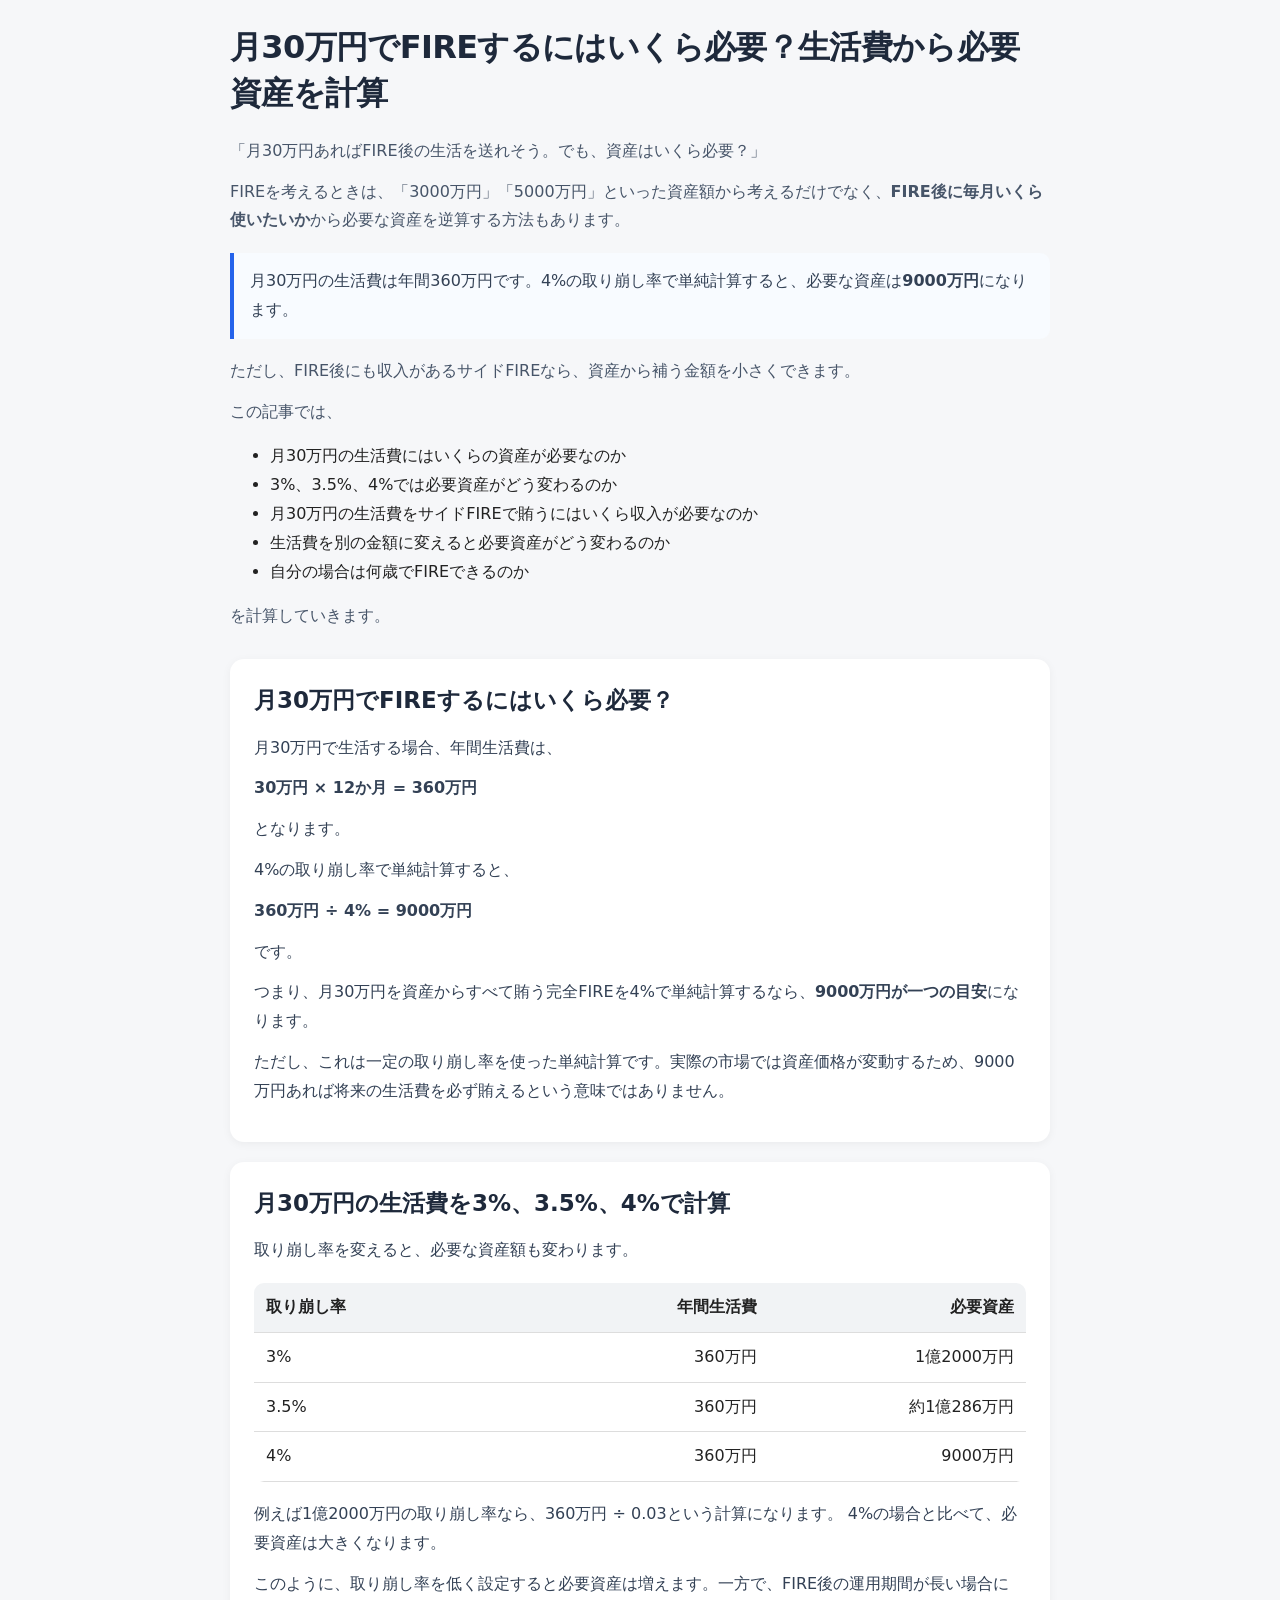
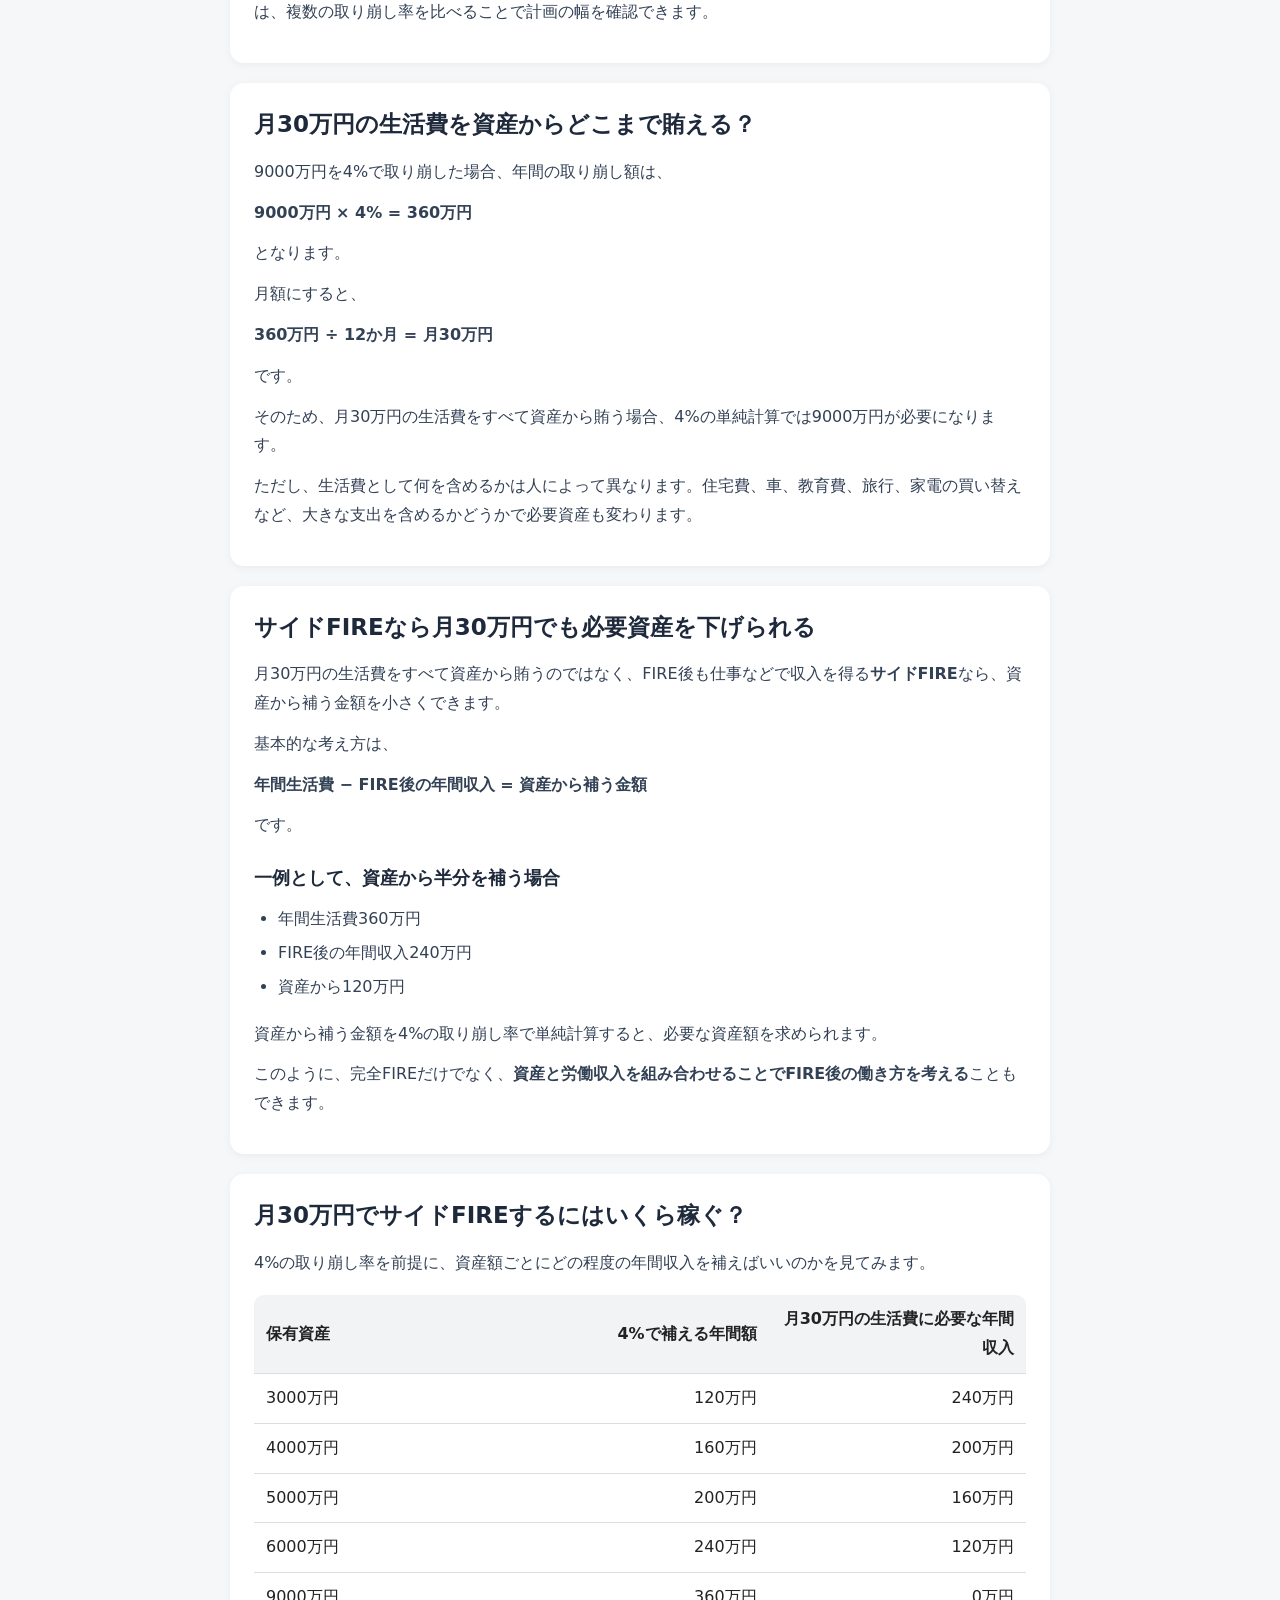
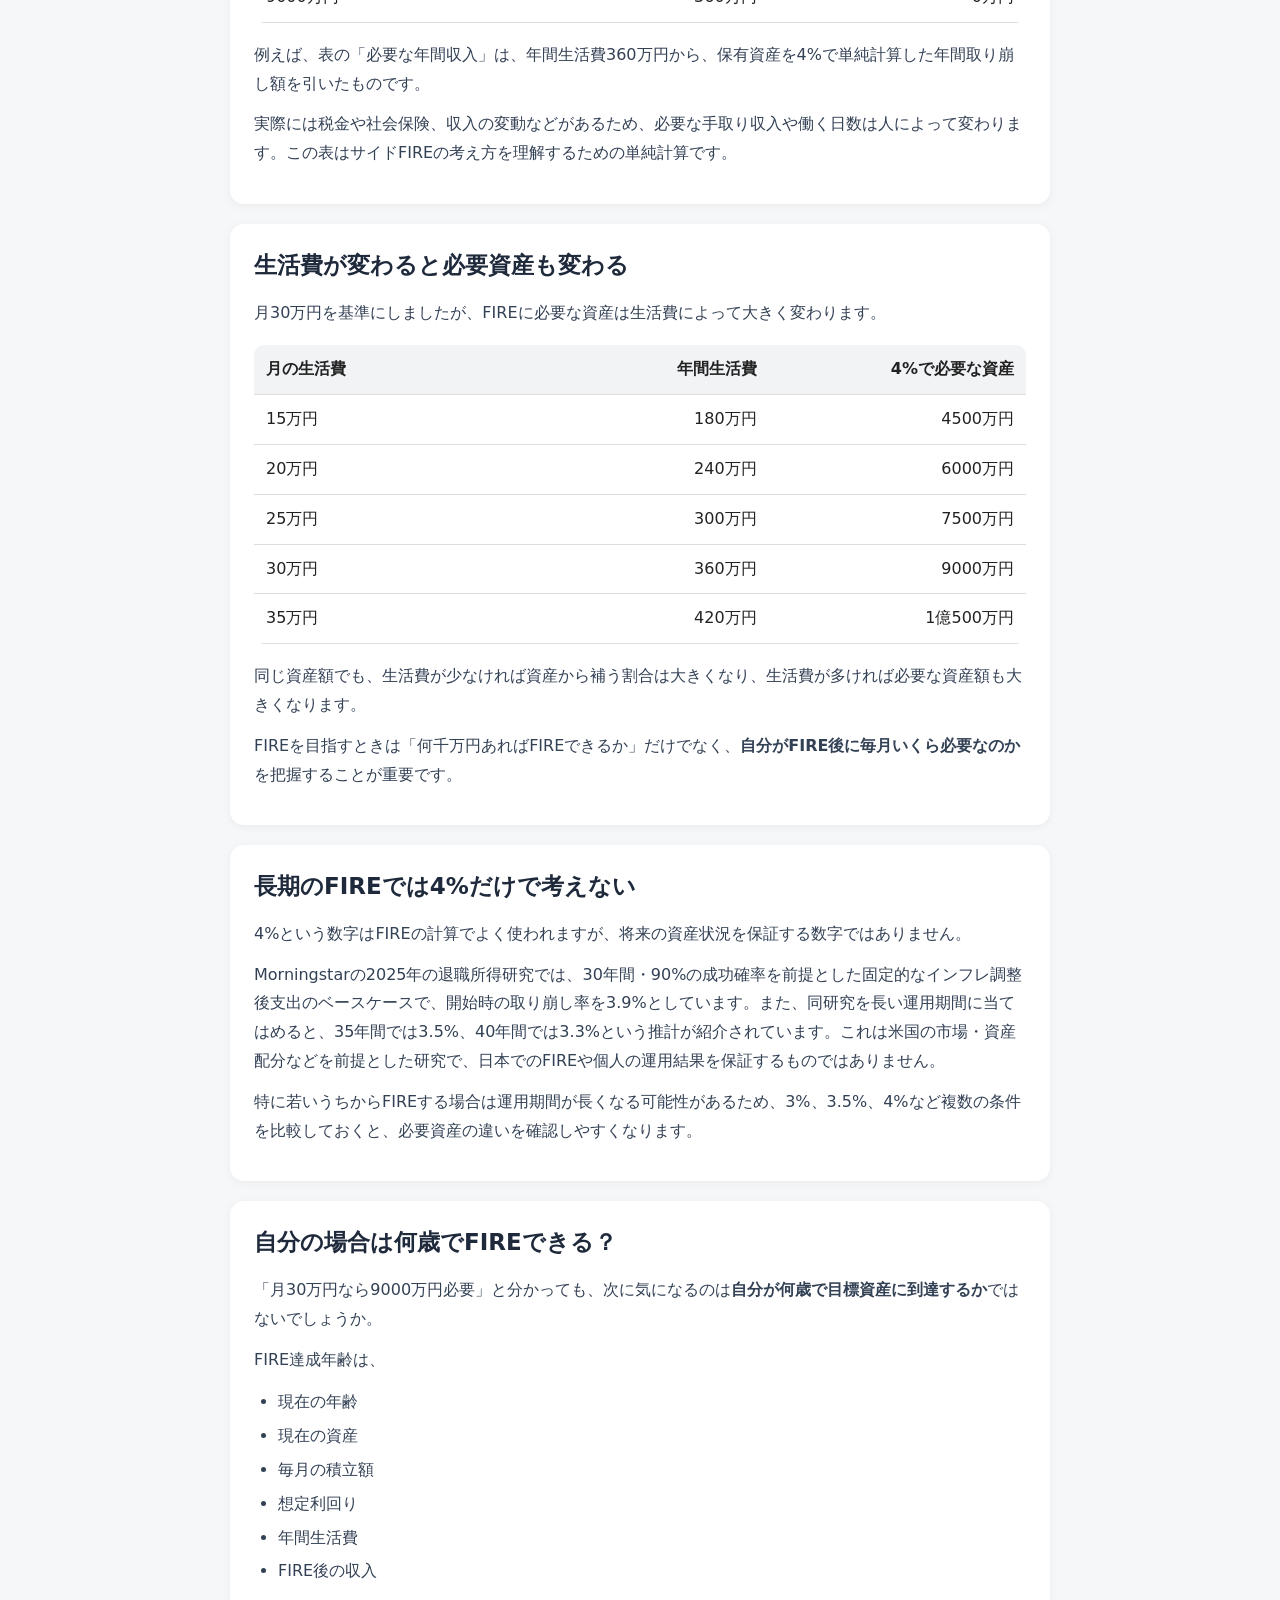
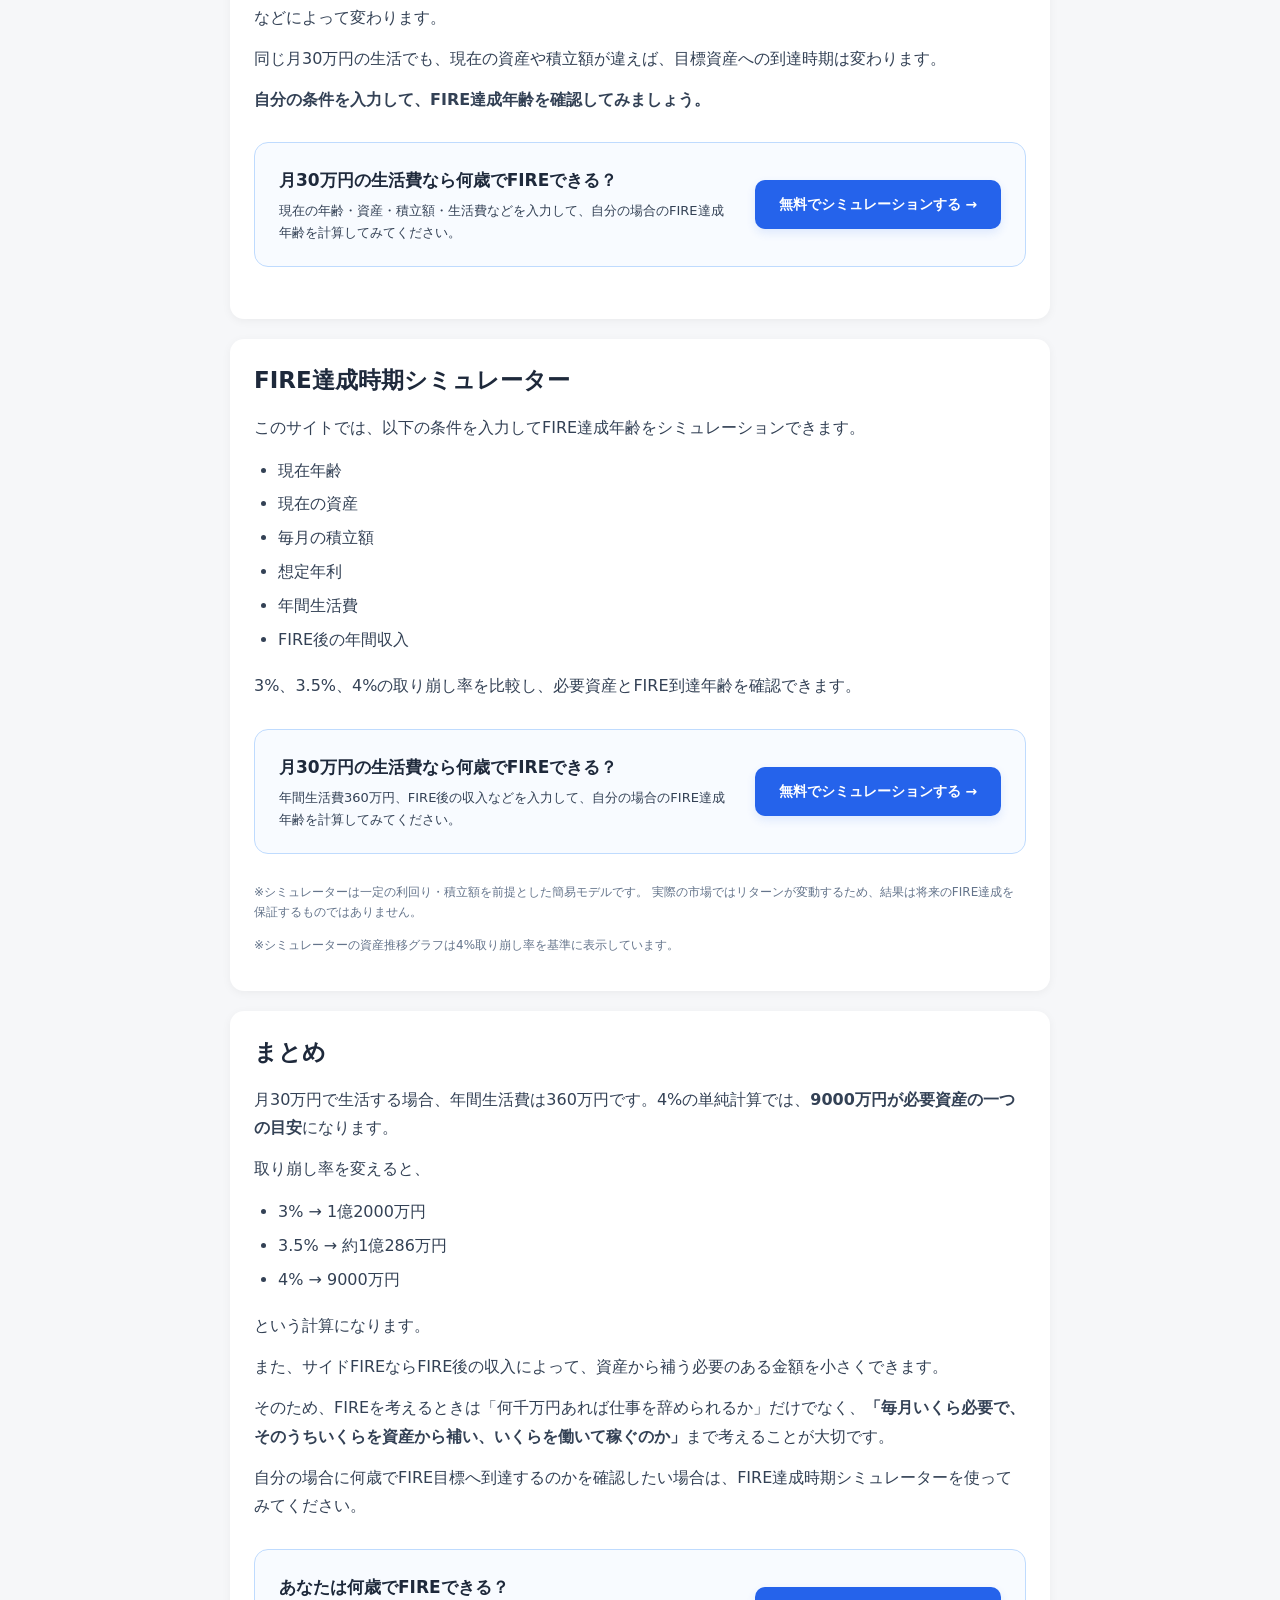
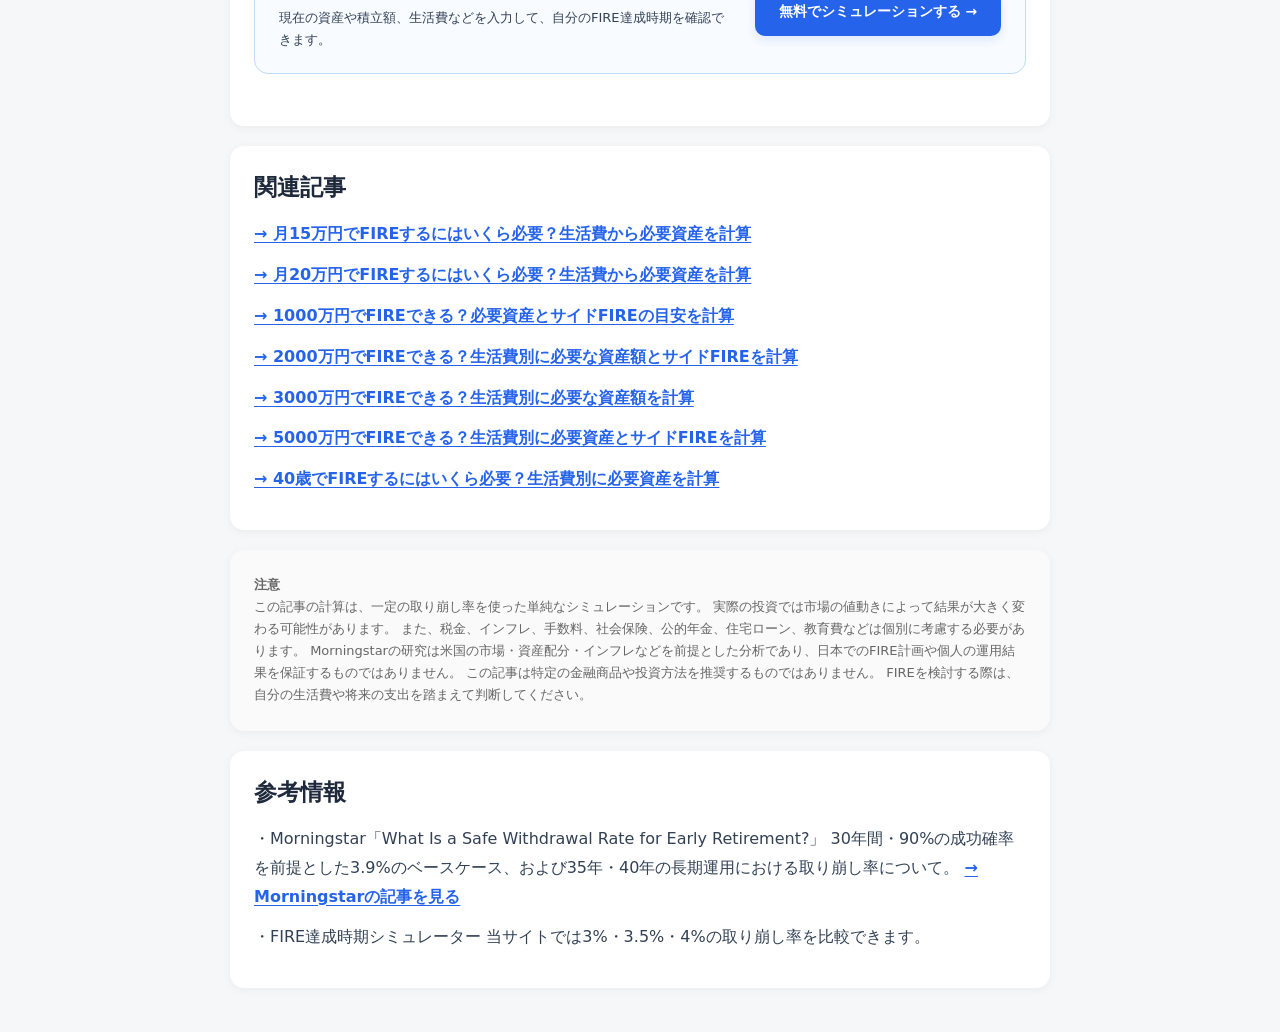
<file: articles/fire-monthly-30man/index.html>
<!DOCTYPE html>
<html lang="ja">
<head>
<meta charset="utf-8">
<meta name="viewport" content="width=device-width,initial-scale=1">

<title>月30万円でFIREするにはいくら必要？生活費から必要資産を計算</title>

<meta
  name="description"
  content="月30万円でFIREするにはいくら必要なのかを、年間生活費360万円として3%、3.5%、4%の取り崩し率で計算。サイドFIREに必要な収入や自分のFIRE達成年齢も解説します。"
>

<link
  rel="canonical"
  href="https://fire-life.github.io/articles/fire-monthly-30man/"
>

<link rel="stylesheet" href="../../css/style.css">

<!-- Google tag (gtag.js) -->
<script async src="https://www.googletagmanager.com/gtag/js?id=G-NG20VCZBQ1"></script>
<script>
  window.dataLayer = window.dataLayer || [];
  function gtag(){dataLayer.push(arguments);}
  gtag('js', new Date());
  gtag('config', 'G-NG20VCZBQ1');
</script>

<!-- Clarity -->
<script>
  (function(c,l,a,r,i,t,y){
      c[a]=c[a]||function(){
        (c[a].q=c[a].q||[]).push(arguments)
      };
      t=l.createElement(r);
      t.async=1;
      t.src="https://www.clarity.ms/tag/"+i;
      y=l.getElementsByTagName(r)[0];
      y.parentNode.insertBefore(t,y);
  })(window, document, "clarity", "script", "yljt2ghzxx");
</script>

<!-- Article structured data -->
<script type="application/ld+json">
{
  "@context": "https://schema.org",
  "@type": "BlogPosting",
  "headline": "月30万円でFIREするにはいくら必要？生活費から必要資産を計算",
  "description": "月30万円でFIREするために必要な資産額を、取り崩し率とサイドFIREのケースから計算します。",
  "datePublished": "2026-09-22",
  "dateModified": "2026-09-22",
  "mainEntityOfPage": {
    "@type": "WebPage",
    "@id": "https://fire-life.github.io/articles/fire-monthly-30man/"
  },
  "publisher": {
    "@type": "Organization",
    "name": "FIRE達成時期シミュレーター",
    "url": "https://fire-life.github.io/"
  }
}
</script>

</head>

<body>

<article class="article">

  <div class="article-lead">

    <h1>月30万円でFIREするにはいくら必要？生活費から必要資産を計算</h1>

    <p>
      「月30万円あればFIRE後の生活を送れそう。でも、資産はいくら必要？」
    </p>

    <p>
      FIREを考えるときは、「3000万円」「5000万円」といった資産額から考えるだけでなく、<strong>FIRE後に毎月いくら使いたいか</strong>から必要な資産を逆算する方法もあります。
    </p>

    <p class="key-point">
      月30万円の生活費は年間360万円です。4%の取り崩し率で単純計算すると、必要な資産は<strong>9000万円</strong>になります。
    </p>

    <p>
      ただし、FIRE後にも収入があるサイドFIREなら、資産から補う金額を小さくできます。
    </p>

    <p>
      この記事では、
    </p>

    <ul>
      <li>月30万円の生活費にはいくらの資産が必要なのか</li>
      <li>3%、3.5%、4%では必要資産がどう変わるのか</li>
      <li>月30万円の生活費をサイドFIREで賄うにはいくら収入が必要なのか</li>
      <li>生活費を別の金額に変えると必要資産がどう変わるのか</li>
      <li>自分の場合は何歳でFIREできるのか</li>
    </ul>

    <p>
      を計算していきます。
    </p>

  </div>


  <section class="card article-section">

    <h2>月30万円でFIREするにはいくら必要？</h2>

    <p>
      月30万円で生活する場合、年間生活費は、
    </p>

    <p>
      <strong>30万円 × 12か月 = 360万円</strong>
    </p>

    <p>
      となります。
    </p>

    <p>
      4%の取り崩し率で単純計算すると、
    </p>

    <p>
      <strong>360万円 ÷ 4% = 9000万円</strong>
    </p>

    <p>
      です。
    </p>

    <p>
      つまり、月30万円を資産からすべて賄う完全FIREを4%で単純計算するなら、<strong>9000万円が一つの目安</strong>になります。
    </p>

    <p>
      ただし、これは一定の取り崩し率を使った単純計算です。実際の市場では資産価格が変動するため、9000万円あれば将来の生活費を必ず賄えるという意味ではありません。
    </p>

  </section>


  <section class="card article-section">

    <h2>月30万円の生活費を3%、3.5%、4%で計算</h2>

    <p>
      取り崩し率を変えると、必要な資産額も変わります。
    </p>

    <div class="table-wrap">
      <table>
        <thead>
          <tr>
            <th>取り崩し率</th>
            <th>年間生活費</th>
            <th>必要資産</th>
          </tr>
        </thead>
        <tbody>
          <tr>
            <td>3%</td>
            <td>360万円</td>
            <td>1億2000万円</td>
          </tr>
          <tr>
            <td>3.5%</td>
            <td>360万円</td>
            <td>約1億286万円</td>
          </tr>
          <tr>
            <td>4%</td>
            <td>360万円</td>
            <td>9000万円</td>
          </tr>
        </tbody>
      </table>
    </div>

    <p>
      例えば1億2000万円の取り崩し率なら、360万円 ÷ 0.03という計算になります。
      4%の場合と比べて、必要資産は大きくなります。
    </p>

    <p>
      このように、取り崩し率を低く設定すると必要資産は増えます。一方で、FIRE後の運用期間が長い場合には、複数の取り崩し率を比べることで計画の幅を確認できます。
    </p>

  </section>


  <section class="card article-section">

    <h2>月30万円の生活費を資産からどこまで賄える？</h2>

    <p>
      9000万円を4%で取り崩した場合、年間の取り崩し額は、
    </p>

    <p>
      <strong>9000万円 × 4% = 360万円</strong>
    </p>

    <p>
      となります。
    </p>

    <p>
      月額にすると、
    </p>

    <p>
      <strong>360万円 ÷ 12か月 = 月30万円</strong>
    </p>

    <p>
      です。
    </p>

    <p>
      そのため、月30万円の生活費をすべて資産から賄う場合、4%の単純計算では9000万円が必要になります。
    </p>

    <p>
      ただし、生活費として何を含めるかは人によって異なります。住宅費、車、教育費、旅行、家電の買い替えなど、大きな支出を含めるかどうかで必要資産も変わります。
    </p>

  </section>


  <section class="card article-section">

    <h2>サイドFIREなら月30万円でも必要資産を下げられる</h2>

    <p>
      月30万円の生活費をすべて資産から賄うのではなく、FIRE後も仕事などで収入を得る<strong>サイドFIRE</strong>なら、資産から補う金額を小さくできます。
    </p>

    <p>
      基本的な考え方は、
    </p>

    <p>
      <strong>年間生活費 − FIRE後の年間収入 = 資産から補う金額</strong>
    </p>

    <p>
      です。
    </p>

    <h3>一例として、資産から半分を補う場合</h3>

    <ul>
      <li>年間生活費360万円</li>
      <li>FIRE後の年間収入240万円</li>
      <li>資産から120万円</li>
    </ul>

    <p>
      資産から補う金額を4%の取り崩し率で単純計算すると、必要な資産額を求められます。
    </p>

    <p>
      このように、完全FIREだけでなく、<strong>資産と労働収入を組み合わせることでFIRE後の働き方を考える</strong>こともできます。
    </p>

  </section>


  <section class="card article-section">

    <h2>月30万円でサイドFIREするにはいくら稼ぐ？</h2>

    <p>
      4%の取り崩し率を前提に、資産額ごとにどの程度の年間収入を補えばいいのかを見てみます。
    </p>

    <div class="table-wrap">
      <table>
        <thead>
          <tr>
            <th>保有資産</th>
            <th>4%で補える年間額</th>
            <th>月30万円の生活費に必要な年間収入</th>
          </tr>
        </thead>
        <tbody>
          <tr>
            <td>3000万円</td>
            <td>120万円</td>
            <td>240万円</td>
          </tr>
          <tr>
            <td>4000万円</td>
            <td>160万円</td>
            <td>200万円</td>
          </tr>
          <tr>
            <td>5000万円</td>
            <td>200万円</td>
            <td>160万円</td>
          </tr>
          <tr>
            <td>6000万円</td>
            <td>240万円</td>
            <td>120万円</td>
          </tr>
          <tr>
            <td>9000万円</td>
            <td>360万円</td>
            <td>0万円</td>
          </tr>
        </tbody>
      </table>
    </div>

    <p>
      例えば、表の「必要な年間収入」は、年間生活費360万円から、保有資産を4%で単純計算した年間取り崩し額を引いたものです。
    </p>

    <p>
      実際には税金や社会保険、収入の変動などがあるため、必要な手取り収入や働く日数は人によって変わります。この表はサイドFIREの考え方を理解するための単純計算です。
    </p>

  </section>


  <section class="card article-section">

    <h2>生活費が変わると必要資産も変わる</h2>

    <p>
      月30万円を基準にしましたが、FIREに必要な資産は生活費によって大きく変わります。
    </p>

    <div class="table-wrap">
      <table>
        <thead>
          <tr>
            <th>月の生活費</th>
            <th>年間生活費</th>
            <th>4%で必要な資産</th>
          </tr>
        </thead>
        <tbody>
          <tr>
            <td>15万円</td>
            <td>180万円</td>
            <td>4500万円</td>
          </tr>
          <tr>
            <td>20万円</td>
            <td>240万円</td>
            <td>6000万円</td>
          </tr>
          <tr>
            <td>25万円</td>
            <td>300万円</td>
            <td>7500万円</td>
          </tr>
          <tr>
            <td>30万円</td>
            <td>360万円</td>
            <td>9000万円</td>
          </tr>
          <tr>
            <td>35万円</td>
            <td>420万円</td>
            <td>1億500万円</td>
          </tr>
        </tbody>
      </table>
    </div>

    <p>
      同じ資産額でも、生活費が少なければ資産から補う割合は大きくなり、生活費が多ければ必要な資産額も大きくなります。
    </p>

    <p>
      FIREを目指すときは「何千万円あればFIREできるか」だけでなく、<strong>自分がFIRE後に毎月いくら必要なのか</strong>を把握することが重要です。
    </p>

  </section>


  <section class="card article-section">

    <h2>長期のFIREでは4%だけで考えない</h2>

    <p>
      4%という数字はFIREの計算でよく使われますが、将来の資産状況を保証する数字ではありません。
    </p>

    <p>
      Morningstarの2025年の退職所得研究では、30年間・90%の成功確率を前提とした固定的なインフレ調整後支出のベースケースで、開始時の取り崩し率を3.9%としています。また、同研究を長い運用期間に当てはめると、35年間では3.5%、40年間では3.3%という推計が紹介されています。これは米国の市場・資産配分などを前提とした研究で、日本でのFIREや個人の運用結果を保証するものではありません。
    </p>

    <p>
      特に若いうちからFIREする場合は運用期間が長くなる可能性があるため、3%、3.5%、4%など複数の条件を比較しておくと、必要資産の違いを確認しやすくなります。
    </p>

  </section>


  <section class="card article-section">

    <h2>自分の場合は何歳でFIREできる？</h2>

    <p>
      「月30万円なら9000万円必要」と分かっても、次に気になるのは<strong>自分が何歳で目標資産に到達するか</strong>ではないでしょうか。
    </p>

    <p>
      FIRE達成年齢は、
    </p>

    <ul>
      <li>現在の年齢</li>
      <li>現在の資産</li>
      <li>毎月の積立額</li>
      <li>想定利回り</li>
      <li>年間生活費</li>
      <li>FIRE後の収入</li>
    </ul>

    <p>
      などによって変わります。
    </p>

    <p>
      同じ月30万円の生活でも、現在の資産や積立額が違えば、目標資産への到達時期は変わります。
    </p>

    <p>
      <strong>自分の条件を入力して、FIRE達成年齢を確認してみましょう。</strong>
    </p>

    <div class="simulator-cta">

      <div class="simulator-cta-content">

        <div class="simulator-cta-text">

          <div class="simulator-cta-label">
            月30万円の生活費なら何歳でFIREできる？
          </div>

          <p class="simulator-cta-description">
            現在の年齢・資産・積立額・生活費などを入力して、自分の場合のFIRE達成年齢を計算してみてください。
          </p>

        </div>

        <a
          class="simulator-cta-button"
          href="../../index.html"
        >
          無料でシミュレーションする →
        </a>

      </div>

    </div>

  </section>


  <section class="card article-section">

    <h2>FIRE達成時期シミュレーター</h2>

    <p>
      このサイトでは、以下の条件を入力してFIRE達成年齢をシミュレーションできます。
    </p>

    <ul>
      <li>現在年齢</li>
      <li>現在の資産</li>
      <li>毎月の積立額</li>
      <li>想定年利</li>
      <li>年間生活費</li>
      <li>FIRE後の年間収入</li>
    </ul>

    <p>
      3%、3.5%、4%の取り崩し率を比較し、必要資産とFIRE到達年齢を確認できます。
    </p>

    <div class="simulator-cta">

      <div class="simulator-cta-content">

        <div class="simulator-cta-text">

          <div class="simulator-cta-label">
            月30万円の生活費なら何歳でFIREできる？
          </div>

          <p class="simulator-cta-description">
            年間生活費360万円、FIRE後の収入などを入力して、自分の場合のFIRE達成年齢を計算してみてください。
          </p>

        </div>

        <a
          class="simulator-cta-button"
          href="../../index.html"
        >
          無料でシミュレーションする →
        </a>

      </div>

    </div>

    <p class="note">
      ※シミュレーターは一定の利回り・積立額を前提とした簡易モデルです。
      実際の市場ではリターンが変動するため、結果は将来のFIRE達成を保証するものではありません。
    </p>

    <p class="note">
      ※シミュレーターの資産推移グラフは4%取り崩し率を基準に表示しています。
    </p>

  </section>


  <section class="card article-section">

    <h2>まとめ</h2>

    <p class="key-point">
      月30万円で生活する場合、年間生活費は360万円です。4%の単純計算では、<strong>9000万円が必要資産の一つの目安</strong>になります。
    </p>

    <p>
      取り崩し率を変えると、
    </p>

    <ul>
      <li>3% → 1億2000万円</li>
      <li>3.5% → 約1億286万円</li>
      <li>4% → 9000万円</li>
    </ul>

    <p>
      という計算になります。
    </p>

    <p>
      また、サイドFIREならFIRE後の収入によって、資産から補う必要のある金額を小さくできます。
    </p>

    <p>
      そのため、FIREを考えるときは「何千万円あれば仕事を辞められるか」だけでなく、<strong>「毎月いくら必要で、そのうちいくらを資産から補い、いくらを働いて稼ぐのか」</strong>まで考えることが大切です。
    </p>

    <p>
      自分の場合に何歳でFIRE目標へ到達するのかを確認したい場合は、FIRE達成時期シミュレーターを使ってみてください。
    </p>

    <div class="simulator-cta">

      <div class="simulator-cta-content">

        <div class="simulator-cta-text">

          <div class="simulator-cta-label">
            あなたは何歳でFIREできる？
          </div>

          <p class="simulator-cta-description">
            現在の資産や積立額、生活費などを入力して、自分のFIRE達成時期を確認できます。
          </p>

        </div>

        <a
          class="simulator-cta-button"
          href="../../index.html"
        >
          無料でシミュレーションする →
        </a>

      </div>

    </div>

  </section>


  <section class="card article-section">

    <h2>関連記事</h2>

    <p>
      <a href="../fire-monthly-15man/">
        → 月15万円でFIREするにはいくら必要？生活費から必要資産を計算
      </a>
    </p>

    <p>
      <a href="../fire-monthly-20man/">
        → 月20万円でFIREするにはいくら必要？生活費から必要資産を計算
      </a>
    </p>

    <p>
      <a href="../fire-1000man/">
        → 1000万円でFIREできる？必要資産とサイドFIREの目安を計算
      </a>
    </p>

    <p>
      <a href="../fire-2000man/">
        → 2000万円でFIREできる？生活費別に必要な資産額とサイドFIREを計算
      </a>
    </p>

    <p>
      <a href="../fire-3000man/">
        → 3000万円でFIREできる？生活費別に必要な資産額を計算
      </a>
    </p>

    <p>
      <a href="../fire-5000man/">
        → 5000万円でFIREできる？生活費別に必要資産とサイドFIREを計算
      </a>
    </p>

    <p>
      <a href="../fire-40/">
        → 40歳でFIREするにはいくら必要？生活費別に必要資産を計算
      </a>
    </p>

  </section>


  <section class="card warn">

    <strong>注意</strong><br>

    この記事の計算は、一定の取り崩し率を使った単純なシミュレーションです。
    実際の投資では市場の値動きによって結果が大きく変わる可能性があります。

    また、税金、インフレ、手数料、社会保険、公的年金、住宅ローン、教育費などは個別に考慮する必要があります。

    Morningstarの研究は米国の市場・資産配分・インフレなどを前提とした分析であり、日本でのFIRE計画や個人の運用結果を保証するものではありません。

    この記事は特定の金融商品や投資方法を推奨するものではありません。
    FIREを検討する際は、自分の生活費や将来の支出を踏まえて判断してください。

  </section>


  <section class="card article-section">

    <h2>参考情報</h2>

    <p>
      ・Morningstar「What Is a Safe Withdrawal Rate for Early Retirement?」
      30年間・90%の成功確率を前提とした3.9%のベースケース、および35年・40年の長期運用における取り崩し率について。
      <a
        href="https://www.morningstar.com/retirement/how-much-can-you-safely-withdraw-if-you-retire-early"
        rel="noopener noreferrer"
      >
        → Morningstarの記事を見る
      </a>
    </p>

    <p>
      ・FIRE達成時期シミュレーター
      当サイトでは3%・3.5%・4%の取り崩し率を比較できます。
    </p>

  </section>

</article>

</body>
</html>
</file>
<file: css/style.css>
body {
    font-family: system-ui, -apple-system, "Segoe UI", sans-serif;
    max-width: 900px;
    margin: 0 auto;
    padding: 24px;
    background: #f6f7f9;
    color: #222;
    line-height: 1.8;
}

h1 {
    margin-bottom: 8px;
    line-height: 1.4;
}

h2 {
    margin-top: 0;
    margin-bottom: 14px;
    line-height: 1.5;
}

h3 {
    margin: 0 0 14px;
    font-size: 17px;
}

p {
    margin: 12px 0;
}

.lead {
    color: #555;
    margin-top: 0;
    margin-bottom: 24px;
}

.note {
    color: #666;
    font-size: 14px;
}

/* ====================
   カード
==================== */

.card {
    background: #fff;
    border-radius: 14px;
    padding: 24px;
    margin: 20px 0;
    box-shadow: 0 2px 10px #0000000d;
}


/* ====================
   入力セクション
==================== */

.input-section {
    margin-top: 28px;
    padding-top: 24px;
    border-top: 1px solid #eee;
}

.input-section:first-of-type {
    border-top: 0;
    padding-top: 8px;
}


/* ====================
   details
==================== */

#conditionPanel summary {
    cursor: pointer;
    font-weight: 700;
    font-size: 19px;
    padding: 4px 0;
}


/* ====================
   グリッド
==================== */

.grid {
    display: grid;
    grid-template-columns: repeat(2, minmax(0, 1fr));
    gap: 18px;
}


/* ====================
   フィールド
==================== */

.field {
    min-width: 0;
}

label {
    display: block;
    font-size: 15px;
    font-weight: 600;
    color: #333;
    margin-bottom: 6px;
}


/* ====================
   入力欄
==================== */

input {
    width: 100%;
    box-sizing: border-box;
    padding: 12px 13px;
    border: 1px solid #cbd5e1;
    border-radius: 9px;
    font-size: 16px;
    background: #fff;
    color: #222;
    transition:
        border-color 0.15s,
        box-shadow 0.15s;
}

input:focus {
    outline: none;
    border-color: #64748b;
    box-shadow: 0 0 0 3px #64748b1a;
}

input[aria-invalid="true"] {
    border-color: #e11d48;
    background: #fff7f8;
}


/* ====================
   単位付き入力
==================== */

.input-with-unit {
    display: flex;
    align-items: center;
    gap: 8px;
}

.input-with-unit input {
    flex: 1;
    min-width: 0;
}

.input-with-unit span {
    flex: 0 0 auto;
    color: #555;
    font-size: 14px;
    white-space: nowrap;
}


/* ====================
   入力補足
==================== */

.input-help {
    margin-top: 5px;
    color: #777;
    font-size: 12px;
    line-height: 1.5;
}


/* ====================
   ヒント
==================== */

.tip {
    margin-top: 18px;
    padding: 12px 14px;
    background: #f8fafc;
    border-radius: 8px;
    color: #555;
    font-size: 13px;
    line-height: 1.7;
}


/* ====================
   ボタン
==================== */

.simulate-button {
    display: block;
    width: 100%;
    padding: 14px 20px;
    margin-top: 28px;
    border: 0;
    border-radius: 10px;
    background: #222;
    color: #fff;
    font-size: 17px;
    font-weight: 700;
    cursor: pointer;
    transition:
        opacity 0.15s,
        transform 0.05s;
}

.simulate-button:hover {
    opacity: 0.85;
}

.simulate-button:active {
    transform: translateY(1px);
}


/* ====================
   結果
==================== */

.results {
    display: grid;
    grid-template-columns: repeat(3, minmax(0, 1fr));
    gap: 10px;
}

.result {
    padding: 15px;
    background: #f1f3f5;
    border-radius: 10px;
}

.big {
    font-size: 24px;
    font-weight: 700;
}


/* ====================
   表
==================== */

table {
    width: 100%;
    border-collapse: collapse;
    margin: 18px 0;
    background: #fff;
}

th,
td {
    padding: 10px 12px;
    border-bottom: 1px solid #ddd;
    text-align: right;
}

th {
    background: #f1f3f5;
    font-weight: 600;
}

th:first-child,
td:first-child {
    text-align: left;
}


/* ====================
   グラフ
==================== */

.chart-card {
    overflow: hidden;
}

.chart-header {
    display: flex;
    align-items: flex-start;
    justify-content: space-between;
    gap: 16px;
    margin-bottom: 14px;
}

.chart-header h2 {
    margin-bottom: 2px;
}

.chart-subtitle {
    margin: 0;
    color: #777;
    font-size: 13px;
    line-height: 1.5;
}

.chart-badge {
    flex: 0 0 auto;
    padding: 5px 9px;
    border-radius: 999px;
    background: #f1f5f9;
    color: #475569;
    font-size: 11px;
    font-weight: 700;
    white-space: nowrap;
}

.chart-wrap {
    position: relative;
    width: 100%;
    overflow: hidden;
}

canvas {
    display: block;
    width: 100%;
    height: 360px;
    border: 1px solid #e5e7eb;
    border-radius: 12px;
    background: #fff;
    box-sizing: border-box;
}

.chart-note {
    margin-top: 10px;
    font-size: 12px;
    color: #777;
}

@media (max-width: 650px) {

    .chart-header {
        align-items: center;
    }

    .chart-subtitle {
        font-size: 12px;
    }

    .chart-badge {
        font-size: 10px;
        padding: 4px 8px;
    }
}


/* ====================
   注意事項
==================== */

.warn {
    font-size: 13px;
    color: #666;
    line-height: 1.7;
    background: #fafafa;
}

/* ====================
   想定年利プリセット
==================== */

.return-presets {
  display: grid;
  grid-template-columns: repeat(4, minmax(0, 1fr));
  gap: 8px;
  margin-bottom: 10px;
}

.return-preset {
  width: 100%;
  min-width: 0;
  box-sizing: border-box;
  white-space: nowrap;
  appearance: none;
  border: 1px solid #d1d5db;
  background: #ffffff;
  color: #374151;
  border-radius: 6px;
  padding: 7px 8px;
  font-size: 13px;
  font-weight: 500;
  cursor: pointer;
  transition:
    background-color 0.15s ease,
    border-color 0.15s ease,
    color 0.15s ease;
}

.return-preset:hover {
  background: #f9fafb;
}

.return-preset.is-selected {
  background: #2563eb;
  border-color: #2563eb;
  color: #ffffff;
}

.return-preset:focus-visible {
  outline: 2px solid rgba(37, 99, 235, 0.25);
  outline-offset: 1px;
}

@media (max-width: 650px) {
  .return-presets {
    gap: 6px;
  }

  .return-preset {
    padding: 8px 6px;
    font-size: 13px;
  }
}

/* ====================
   想定年利プリセット：狭いPC幅では2列
==================== */

@media (min-width: 651px) and (max-width: 899px) {
    .return-presets {
        grid-template-columns: repeat(2, minmax(0, 1fr));
    }
}

/* ====================
   FIRE結果ダッシュボード
==================== */

#summary {
    display: block;
}

.fire-dashboard {
    display: flex;
    flex-direction: column;
    gap: 18px;
}


/* ====================
   FIREメイン結果
==================== */

.fire-hero {
    padding: 30px 20px 26px;
    border: 1px solid #e2e8f0;
    border-radius: 16px;
    background: linear-gradient(
        180deg,
        #f8fafc 0%,
        #ffffff 100%
    );
    text-align: center;
}

.fire-hero-label {
    font-size: 14px;
    font-weight: 700;
    color: #64748b;
    letter-spacing: 0.04em;
}

.fire-hero-age {
    margin-top: 6px;
    font-size: 46px;
    font-weight: 800;
    line-height: 1.2;
    letter-spacing: -0.03em;
    color: #1e293b;
}

.fire-hero-years {
    margin-top: 5px;
    font-size: 19px;
    font-weight: 700;
    color: #475569;
}

.fire-hero-age-unreached {
    font-size: 32px;
}

.fire-hero-info {
    display: flex;
    justify-content: center;
    align-items: center;
    flex-wrap: wrap;
    gap: 8px;
    margin-top: 18px;
    color: #64748b;
    font-size: 12px;
}

.fire-hero-dot {
    color: #cbd5e1;
}


/* ====================
   資産サマリー
==================== */

.fire-stat-grid {
    display: grid;
    grid-template-columns: repeat(2, minmax(0, 1fr));
    gap: 12px;
}

.fire-stat-card {
    padding: 18px;
    border: 1px solid #e5e7eb;
    border-radius: 12px;
    background: #fff;
}

.fire-stat-card-target {
    background: #f8fafc;
}

.fire-stat-label {
    margin-bottom: 5px;
    font-size: 12px;
    color: #64748b;
}

.fire-stat-value {
    font-size: 21px;
    font-weight: 800;
    color: #1e293b;
}


/* ====================
   FIRE進捗
==================== */

.fire-progress-card {
    padding: 18px;
    border: 1px solid #e5e7eb;
    border-radius: 12px;
    background: #fff;
}

.fire-progress-header {
    display: flex;
    justify-content: space-between;
    align-items: center;
    margin-bottom: 9px;
    font-size: 13px;
    color: #475569;
}

.fire-progress-header strong {
    font-size: 16px;
    color: #1e293b;
}

.fire-progress-bar {
    width: 100%;
    height: 9px;
    overflow: hidden;
    border-radius: 999px;
    background: #e2e8f0;
}

.fire-progress-fill {
    height: 100%;
    border-radius: inherit;
    background: #2563eb;
    transition: width 0.4s ease;
}

.fire-progress-caption {
    margin-top: 7px;
    text-align: right;
    font-size: 11px;
    color: #94a3b8;
}


/* ====================
   取り崩し率別
==================== */

.result-detail-title {
    margin: 4px 0 -6px;
    font-size: 14px;
    font-weight: 700;
    color: #475569;
}

.fire-rate-results {
    display: grid;
    grid-template-columns: repeat(3, minmax(0, 1fr));
    gap: 10px;
}

.result {
    padding: 16px;
    border: 1px solid #e5e7eb;
    border-radius: 12px;
    background: #f8fafc;
}

.result.is-main-rate {
    border-color: #bfdbfe;
    background: #eff6ff;
}

.fire-rate-label {
    display: flex;
    align-items: center;
    gap: 6px;
    margin-bottom: 6px;
    font-size: 12px;
    font-weight: 700;
    color: #64748b;
}

.fire-rate-badge {
    display: inline-block;
    padding: 2px 6px;
    border-radius: 999px;
    background: #dbeafe;
    color: #2563eb;
    font-size: 10px;
    font-weight: 700;
}

.big {
    font-size: 22px;
    font-weight: 800;
    line-height: 1.3;
    color: #1e293b;
}

.fire-rate-age {
    margin-top: 4px;
    font-size: 12px;
    color: #64748b;
}


/* ====================
   スマホ
==================== */

@media (max-width: 650px) {

    .fire-hero {
        padding: 26px 14px 22px;
    }

    .fire-hero-age {
        font-size: 40px;
    }

    .fire-hero-age-unreached {
        font-size: 27px;
    }

    .fire-hero-years {
        font-size: 17px;
    }

    .fire-hero-info {
        font-size: 11px;
    }

    .fire-stat-grid {
        grid-template-columns: 1fr;
    }

    .fire-stat-card {
        padding: 15px;
    }

    .fire-stat-value {
        font-size: 19px;
    }

    .fire-rate-results {
        grid-template-columns: 1fr;
    }

    .result {
        padding: 15px;
    }

}

/* ====================
   スマホ
==================== */

@media(max-width:650px) {

    body {
        padding: 14px;
        font-size: 15px;
    }

    h1 {
        font-size: 1.7rem;
    }

    h2 {
        font-size: 1.35rem;
    }

    h3 {
        font-size: 16px;
    }

    .card {
        padding: 18px;
        margin: 14px 0;
    }

    .lead {
        font-size: 14px;
    }

    /*
       スマホでは1列にして
       入力項目を上から順番に入力できるようにする
    */
    .grid {
        grid-template-columns: 1fr;
        gap: 16px;
    }

    .input-section {
        margin-top: 24px;
        padding-top: 20px;
    }

    input {
        padding: 13px;
        font-size: 16px;
    }

    .simulate-button {
        padding: 15px 20px;
        font-size: 17px;
    }

    .results {
        grid-template-columns: 1fr;
    }

    table {
        font-size: 14px;
    }

    th,
    td {
        padding: 8px;
    }

    canvas {
        height: 380px;
    }
    
    /* =========================================
    FIREグラフ：スマホ操作
    横スライドをグラフ操作として優先
    ========================================= */

    #chart {
        touch-action: none;
        -webkit-user-select: none;
        user-select: none;
        -webkit-touch-callout: none;
    }

    /* 選択用レイヤー */
    .chart-selection-overlay {
        touch-action: none;
        pointer-events: none;
        -webkit-user-select: none;
        user-select: none;

        background: transparent !important;
        border: 0;
    }
}

/* ====================
   入力画面：洗練UI
==================== */

/* 条件入力のヘッダー */

#conditionPanel summary.condition-summary {
    display: flex;
    align-items: center;
    gap: 12px;
    padding: 6px 0;
}

.condition-summary-icon {
    display: flex;
    align-items: center;
    justify-content: center;
    flex: 0 0 38px;
    width: 38px;
    height: 38px;
    border-radius: 11px;
    background: #eff6ff;
    color: #2563eb;
    font-size: 18px;
}

.condition-summary-text {
    display: flex;
    flex-direction: column;
    gap: 1px;
}

.condition-summary-text strong {
    font-size: 18px;
    color: #1e293b;
}

.condition-summary-text small {
    font-size: 12px;
    font-weight: 400;
    color: #64748b;
}


/* ====================
   セクション見出し
==================== */

.input-section-title {
    display: flex;
    align-items: center;
    gap: 9px;
    margin: 0 0 18px;
    font-size: 16px;
    font-weight: 700;
    color: #1e293b;
}

.section-number {
    display: inline-flex;
    align-items: center;
    justify-content: center;
    width: 28px;
    height: 28px;
    border-radius: 8px;
    background: #eff6ff;
    color: #2563eb;
    font-size: 11px;
    font-weight: 800;
    letter-spacing: 0.02em;
}


/* ====================
   入力フィールド
==================== */

.field {
    padding: 14px;
    border: 1px solid #eef0f3;
    border-radius: 11px;
    background: #fafbfc;
    transition:
        border-color 0.15s ease,
        background-color 0.15s ease,
        box-shadow 0.15s ease;
}

.field:focus-within {
    border-color: #bfdbfe;
    background: #fff;
    box-shadow: 0 0 0 3px #2563eb0d;
}

.field label {
    margin-bottom: 7px;
    font-size: 13px;
    color: #475569;
}


/* ====================
   入力欄
==================== */

.field input {
    background: #fff;
    border-color: #dbe1e8;
    font-weight: 600;
}

.field input:hover {
    border-color: #b8c1cc;
}

.field input:focus {
    border-color: #2563eb;
    box-shadow: 0 0 0 3px #2563eb14;
}


/* ====================
   単位
==================== */

.input-with-unit {
    gap: 7px;
}

.input-with-unit span {
    min-width: 28px;
    color: #64748b;
    font-size: 13px;
    font-weight: 600;
}


/* ====================
   補足説明
==================== */

.input-help {
    margin-top: 6px;
    color: #94a3b8;
    font-size: 11px;
}


/* ====================
   セクション間
==================== */

.input-section {
    margin-top: 30px;
    padding-top: 26px;
    border-top: 1px solid #edf0f3;
}

.input-section:first-of-type {
    padding-top: 12px;
}


/* ====================
   ヒント
==================== */

.tip {
    margin-top: 12px;
    padding: 11px 13px;
    border: 1px solid #e5e7eb;
    border-radius: 10px;
    background: #f8fafc;
    color: #64748b;
    font-size: 12px;
}

.tip strong {
    color: #475569;
}


/* ====================
   想定年利プリセット
==================== */

.return-presets {
    margin-bottom: 9px;
}

.return-preset {
    border-radius: 8px;
    border-color: #dbe1e8;
    background: #fff;
    color: #64748b;
    font-weight: 600;
}

.return-preset:hover {
    border-color: #93c5fd;
    background: #f8fbff;
}

.return-preset.is-selected {
    background: #2563eb;
    border-color: #2563eb;
    color: #fff;
}


/* ====================
   実行ボタン
==================== */

.simulate-button {
    margin-top: 30px;
    padding: 15px 20px;
    border-radius: 11px;
    background: #1e293b;
    box-shadow: 0 4px 10px #00000012;
    transition:
        background-color 0.15s ease,
        box-shadow 0.15s ease,
        transform 0.05s ease;
}

.simulate-button:hover {
    opacity: 1;
    background: #0f172a;
    box-shadow: 0 6px 14px #00000018;
}

.simulate-button:active {
    transform: translateY(1px);
    box-shadow: 0 2px 6px #00000012;
}


/* ====================
   スマホ
==================== */

@media (max-width: 650px) {

    #conditionPanel summary.condition-summary {
        gap: 10px;
    }

    .condition-summary-icon {
        flex-basis: 34px;
        width: 34px;
        height: 34px;
        font-size: 16px;
    }

    .condition-summary-text strong {
        font-size: 17px;
    }

    .condition-summary-text small {
        font-size: 11px;
    }

    .field {
        padding: 13px;
    }

    .input-section-title {
        margin-bottom: 15px;
    }

}

.condition-note {
    display: flex;
    align-items: center;
    gap: 7px;
    margin-top: 14px;
    padding: 9px 11px;
    border-radius: 8px;
    background: #f8fafc;
    color: #64748b;
    font-size: 12px;
}

.condition-note span {
    font-size: 13px;
}

/* ====================
   条件入力 開閉アイコン
==================== */

#conditionPanel summary {
  list-style: none;
}

#conditionPanel summary::-webkit-details-marker {
  display: none;
}

.condition-summary {
  display: flex;
  align-items: center;
  gap: 10px;
}

.condition-summary-icon {
  flex: 0 0 18px;
  width: 18px;
  height: 18px;
  display: flex;
  align-items: center;
  justify-content: center;
  color: #555;
  font-size: 15px;
  line-height: 1;
}

.condition-summary-icon::before {
  content: "▶";
}

#conditionPanel[open] .condition-summary-icon::before {
  content: "▼";
}

/* ====================
   シミュレーターCTA
==================== */

.simulator-cta {
    margin: 28px 0;
    padding: 22px 24px;
    border: 1px solid #bfdbfe;
    border-radius: 14px;
    background: #f8fbff;
}

.simulator-cta-content {
    display: flex;
    align-items: center;
    justify-content: space-between;
    gap: 20px;
}

.simulator-cta-text {
    min-width: 0;
}

.simulator-cta-label {
    margin-bottom: 4px;
    font-size: 17px;
    font-weight: 800;
    color: #1e293b;
}

.simulator-cta-description {
    margin: 0;
    color: #64748b;
    font-size: 13px;
    line-height: 1.7;
}

.simulator-cta-button {
    display: inline-flex;
    align-items: center;
    justify-content: center;
    flex: 0 0 auto;
    min-width: 210px;
    padding: 12px 18px;
    border-radius: 10px;
    background: #2563eb;
    color: #fff;
    font-size: 14px;
    font-weight: 700;
    text-decoration: none;
    box-shadow: 0 4px 10px #2563eb1f;
    transition:
        background-color 0.15s ease,
        box-shadow 0.15s ease,
        transform 0.05s ease;
}

.simulator-cta-button:hover {
    background: #1d4ed8;
    color: #fff;
    box-shadow: 0 6px 14px #2563eb2b;
}

.simulator-cta-button:active {
    transform: translateY(1px);
    box-shadow: 0 2px 6px #2563eb1f;
}

@media (max-width: 650px) {

    .simulator-cta {
        margin: 24px 0;
        padding: 18px;
    }

    .simulator-cta-content {
        flex-direction: column;
        align-items: stretch;
        gap: 14px;
    }

    .simulator-cta-label {
        font-size: 16px;
    }

    .simulator-cta-description {
        font-size: 12px;
    }

    .simulator-cta-button {
        width: 100%;
        min-width: 0;
        padding: 13px 18px;
    }

}

/* ====================
   記事共通スタイル
==================== */

/* 記事全体 */

.article {
    max-width: 820px;
    margin: 0 auto;
}


/* ====================
   記事導入
==================== */

.article-lead {
    margin-bottom: 28px;
}

.article-lead h1 {
    margin: 0 0 20px;
    font-size: 32px;
    line-height: 1.45;
    letter-spacing: -0.02em;
    color: #1e293b;
}

.article-lead > p {
    color: #475569;
}

.article-lead .key-point {
    margin: 18px 0;
    padding: 14px 16px;
    border-left: 4px solid #2563eb;
    border-radius: 0 10px 10px 0;
    background: #f8fbff;
    color: #334155;
}


/* ====================
   記事本文
==================== */

.article-section h2 {
    margin-bottom: 16px;
    font-size: 23px;
    line-height: 1.5;
    color: #1e293b;
}

.article-section h3 {
    margin-top: 24px;
    margin-bottom: 12px;
    font-size: 18px;
    line-height: 1.5;
    color: #1e293b;
}

.article-section p {
    color: #334155;
}

.article-section ul {
    margin: 14px 0 18px;
    padding-left: 1.5em;
    color: #334155;
}

.article-section li {
    margin: 5px 0;
}


/* ====================
   記事内リンク
==================== */

.article-section a:not(.simulator-cta-button) {
    color: #2563eb;
    font-weight: 700;
    text-decoration: underline;
    text-underline-offset: 3px;
}

.article-section a:not(.simulator-cta-button):hover {
    color: #1d4ed8;
}


/* ====================
   記事内テーブル
==================== */

.table-wrap {
    width: 100%;
    overflow-x: auto;
    margin: 18px 0;
    border-radius: 10px;
}

.table-wrap table {
    width: 100%;
    min-width: 0;
    margin: 0;
    table-layout: fixed;
}

.table-wrap th,
.table-wrap td {
    overflow-wrap: anywhere;
    word-break: normal;
}


/* ====================
   記事内補足
==================== */

.article-section .note {
    color: #64748b;
    font-size: 12px;
    line-height: 1.7;
}


/* ====================
   スマホ
==================== */

@media (max-width: 650px) {

    .article-lead {
        margin-bottom: 22px;
    }

    .article-lead h1 {
        font-size: 25px;
        line-height: 1.5;
        margin-bottom: 16px;
    }

    .article-section h2 {
        font-size: 20px;
    }

    .article-section h3 {
        font-size: 17px;
    }

    .article-section p {
        line-height: 1.8;
    }

    .article-section ul {
        padding-left: 1.4em;
    }

    .table-wrap {
        margin: 16px 0;
        border-radius: 8px;
    }

    .table-wrap table {
        width: 100%;
        min-width: 0;
        font-size: 12px;
        table-layout: fixed;
    }

    .table-wrap th,
    .table-wrap td {
        padding: 7px 5px;
        line-height: 1.45;
        overflow-wrap: anywhere;
    }
    
    .simulator-cta {
        margin:24px 0;
        padding:18px;
    }

    .simulator-cta-content {
        flex-direction:column;
        align-items:stretch;
        gap:14px;
    }

    .simulator-cta-label {
        font-size:16px;
    }

    .simulator-cta-description {
        font-size:12px;
    }

    .simulator-cta-button {
        width:100%;
        min-width:0;
        padding:13px 18px;
        box-sizing:border-box;
    }
}

/* ====================
   条件入力：PCでは3列で圧縮
==================== */

@media (min-width: 651px) {
    #conditionPanel .grid {
        grid-template-columns: repeat(3, minmax(0, 1fr));
    }
}
</file>
